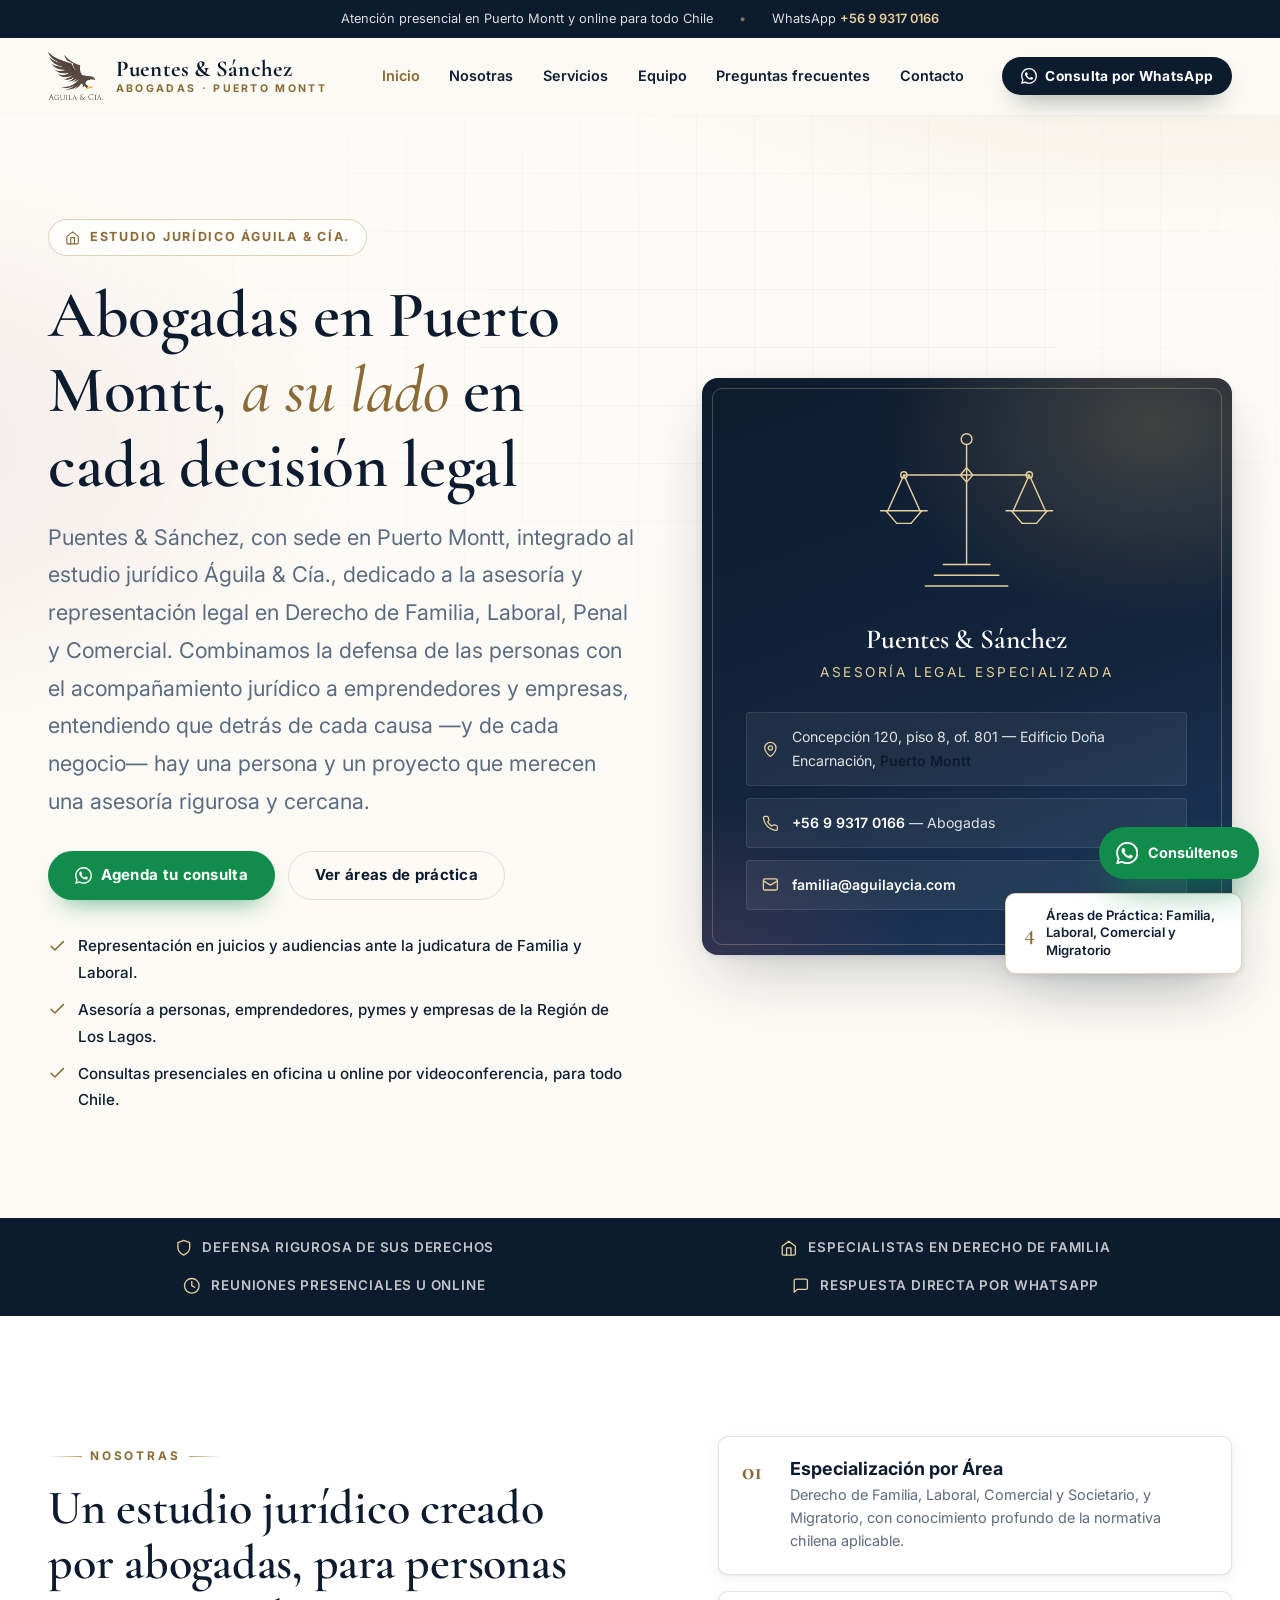
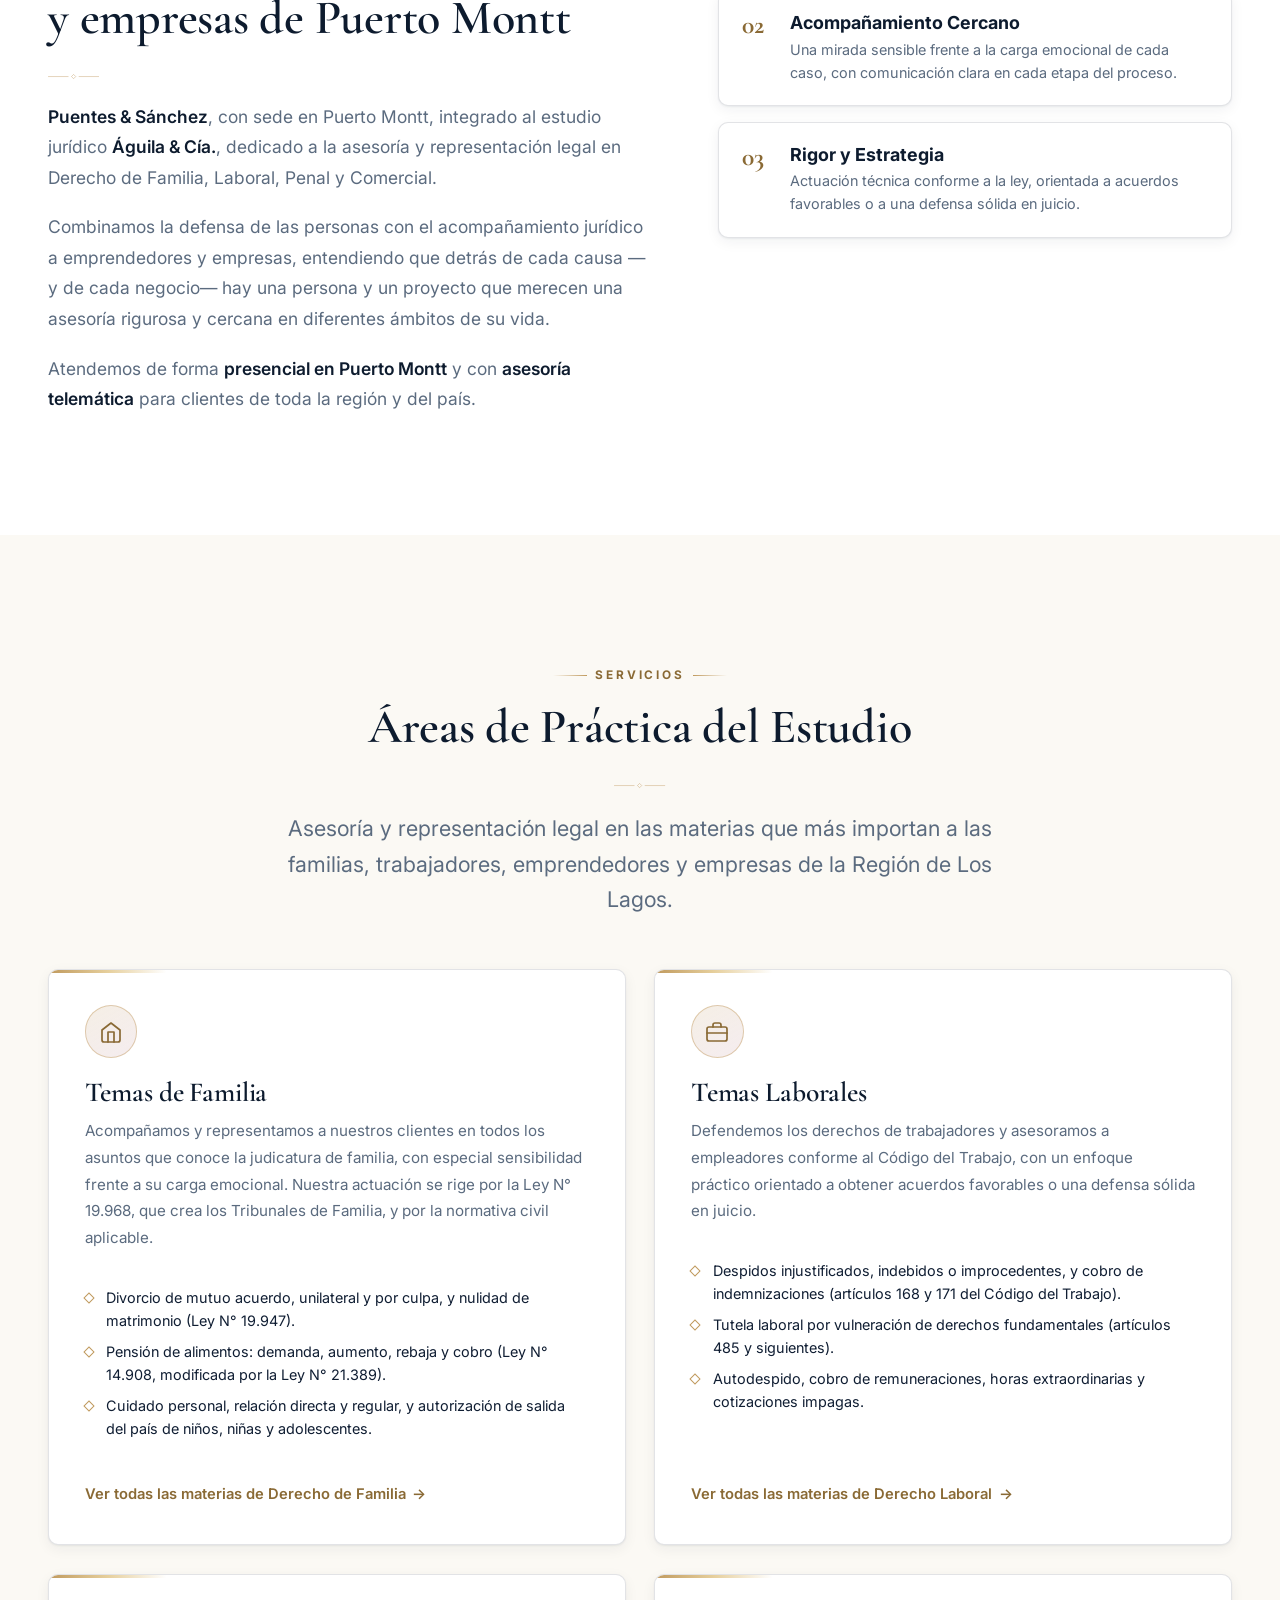
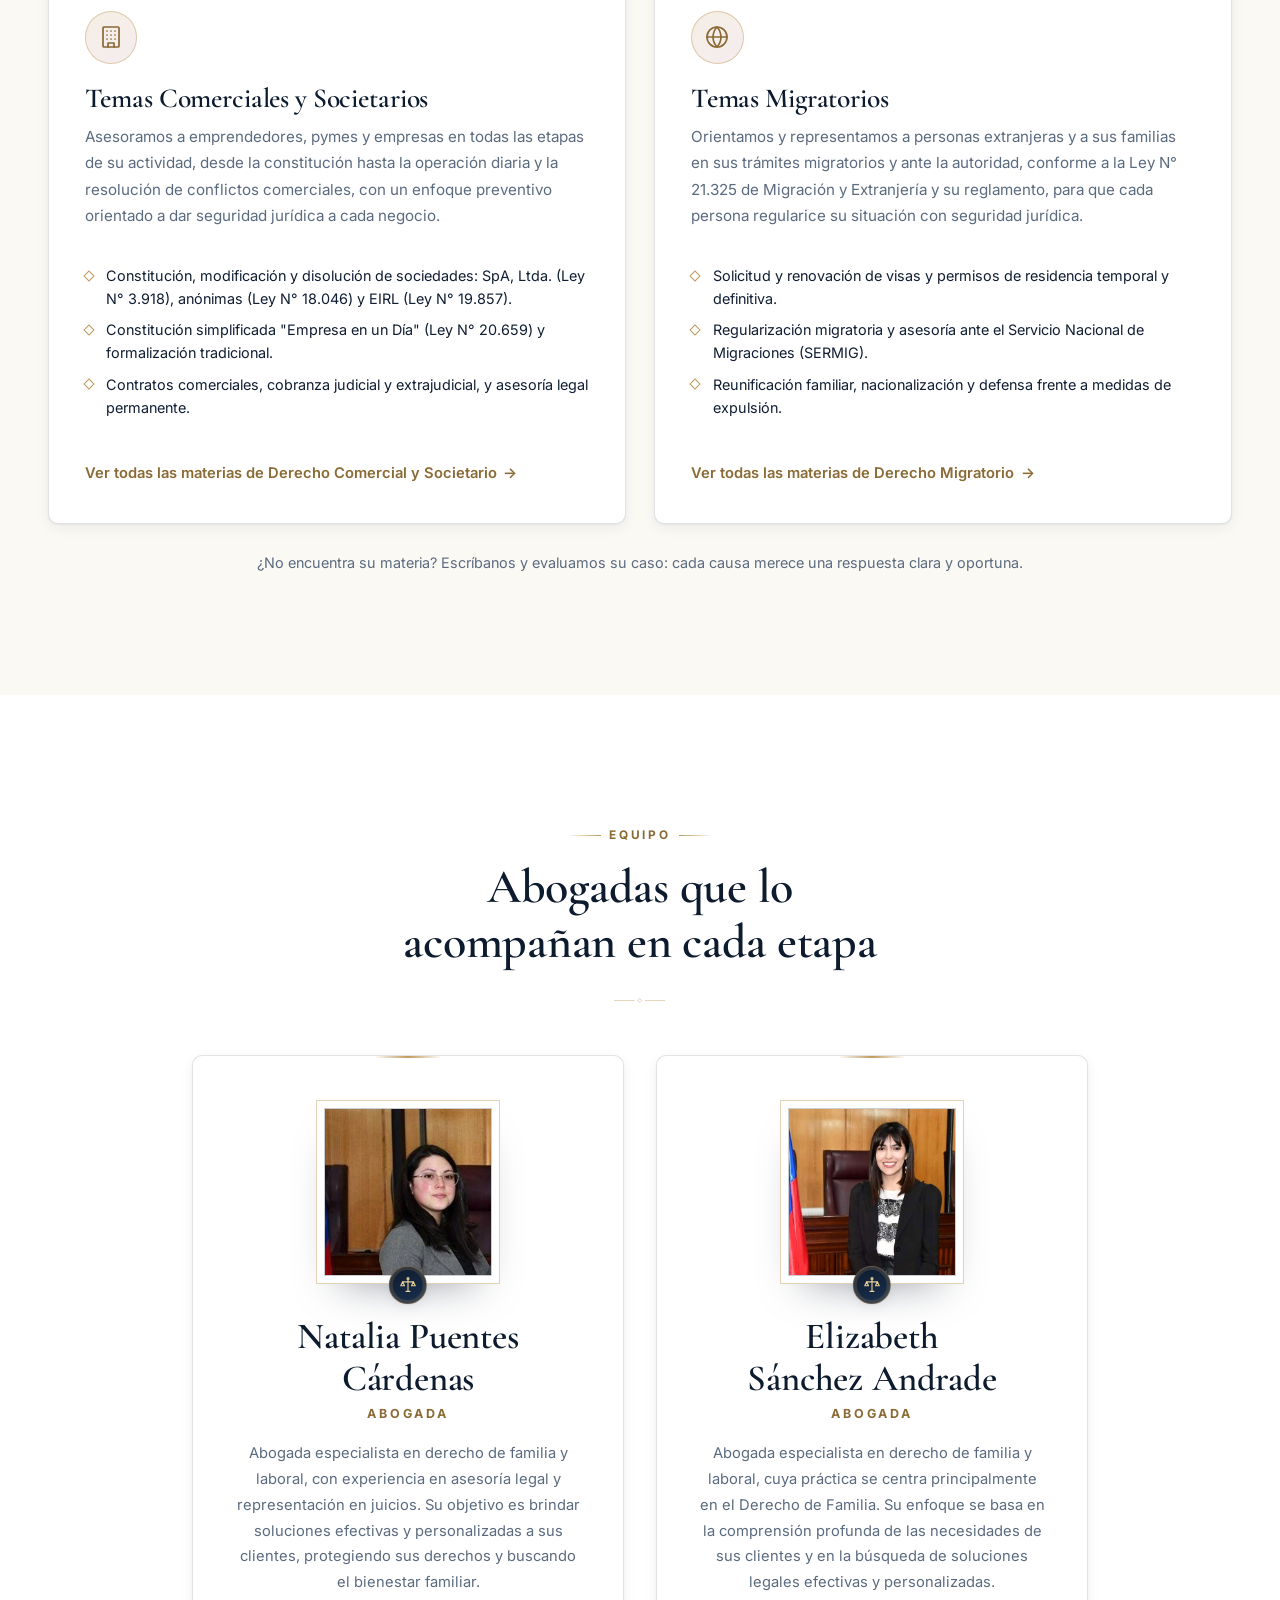
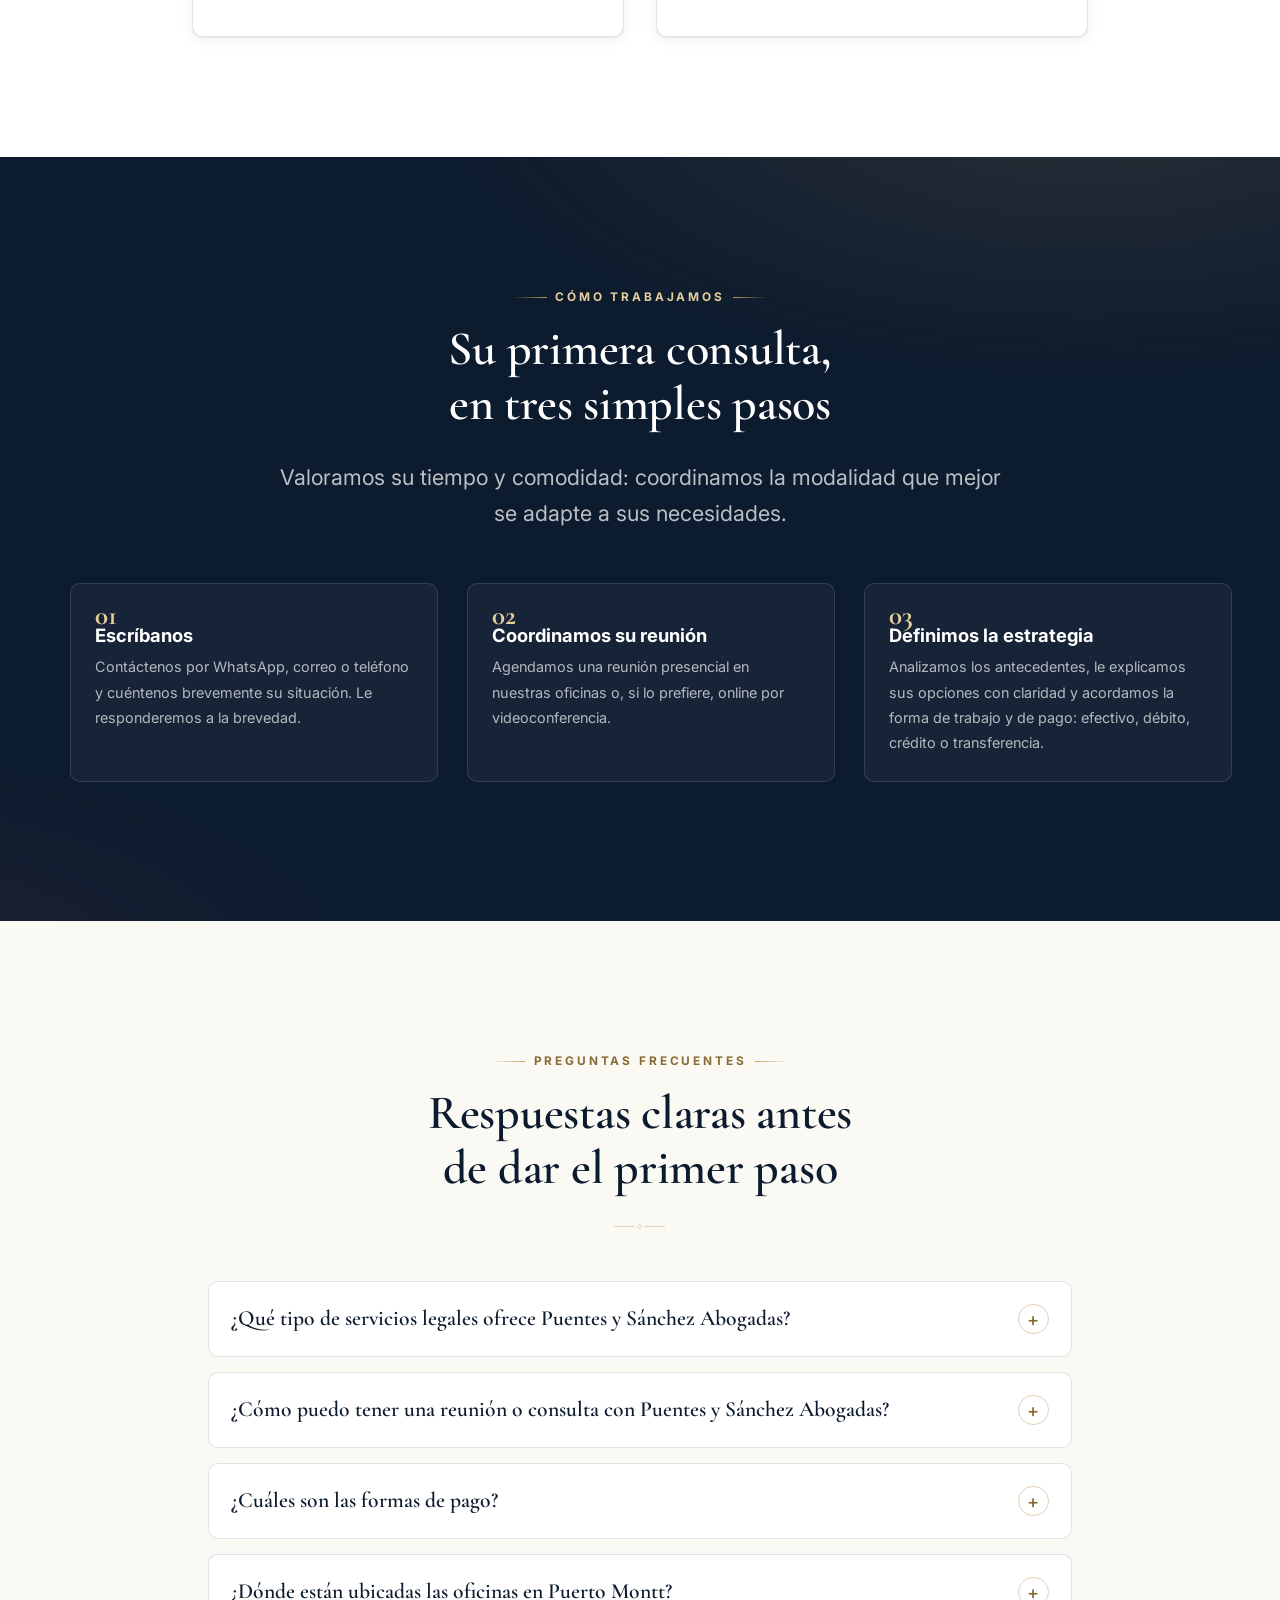
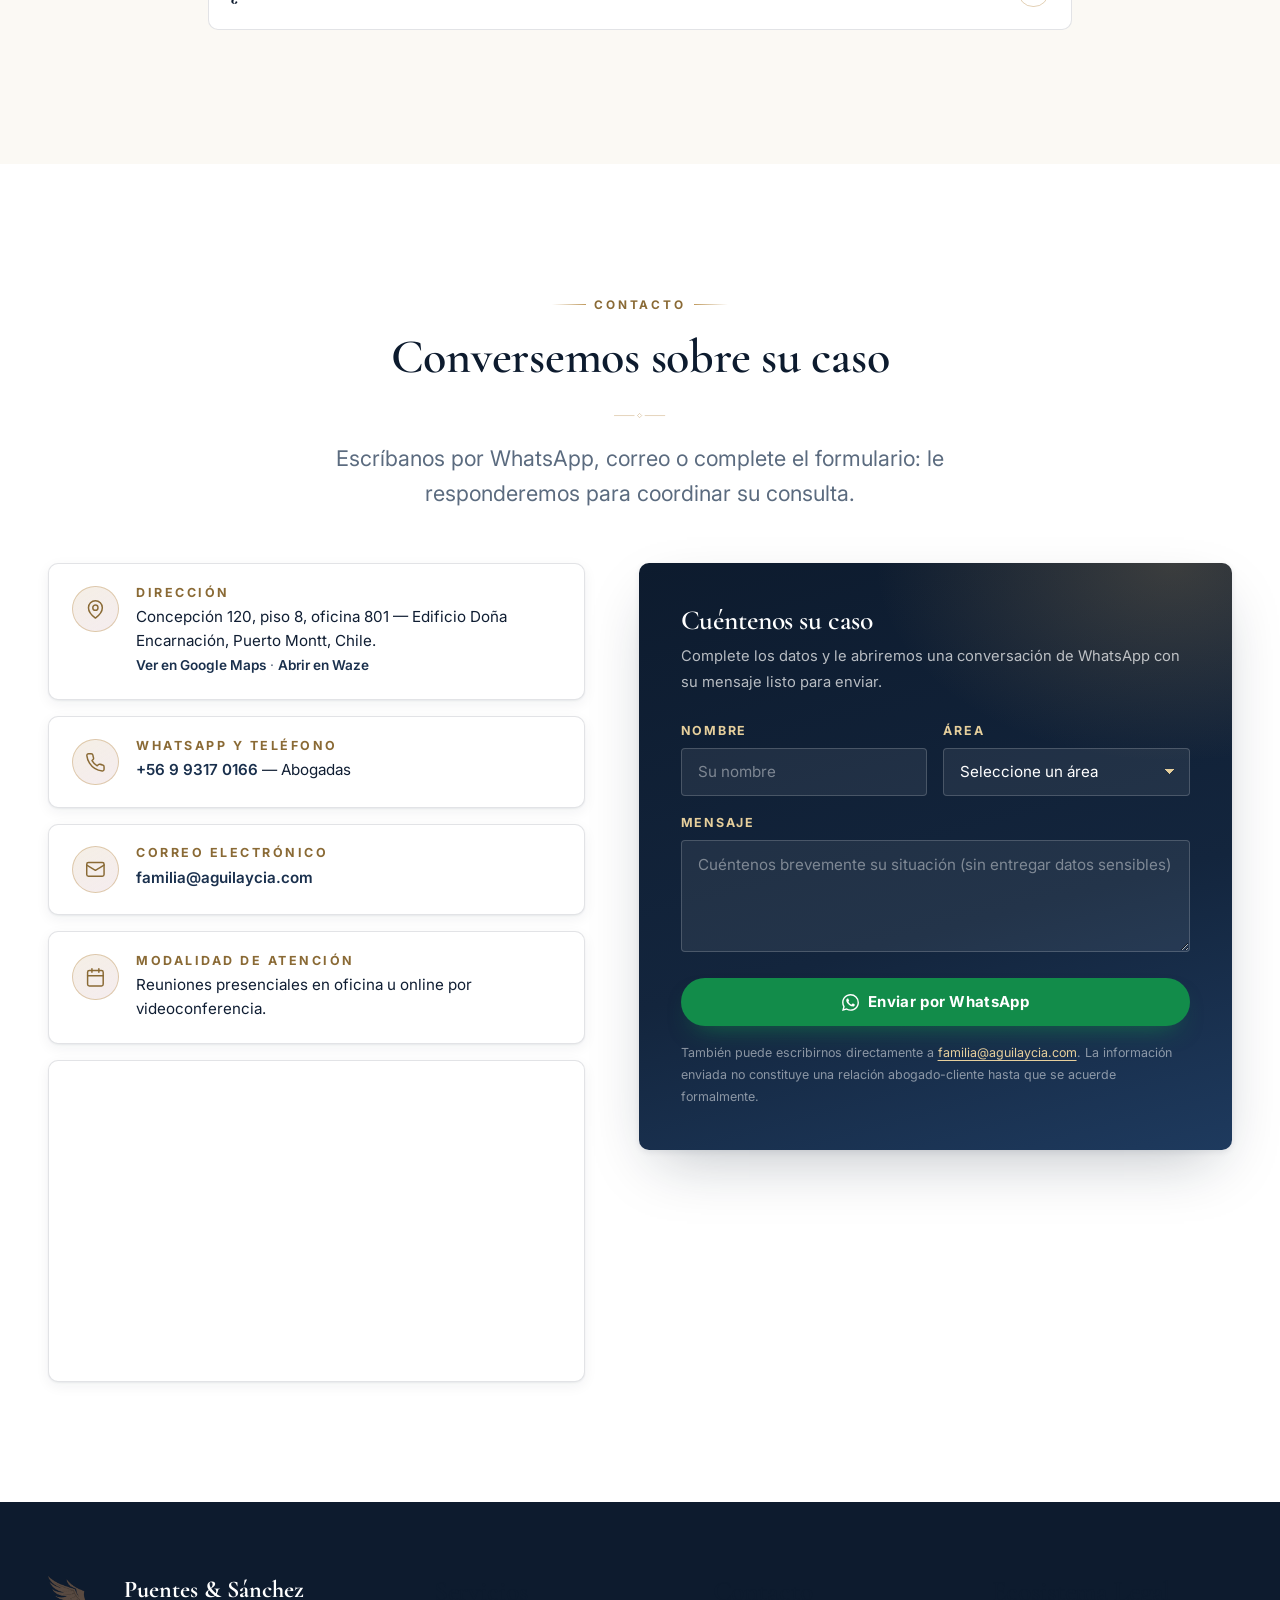
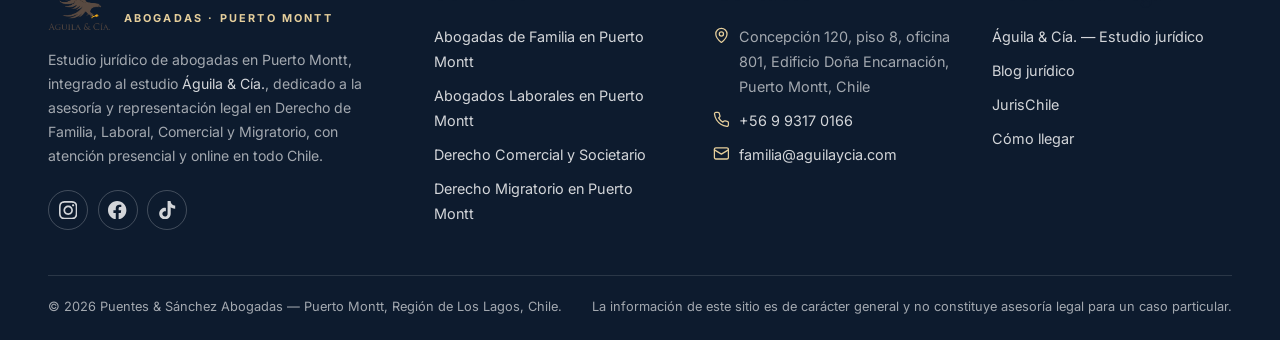
<file: index.html>
<!DOCTYPE html>
<html lang="es-CL">
<head>
  <meta charset="utf-8">
  <meta name="viewport" content="width=device-width, initial-scale=1">

  <!-- SEO principal -->
  <title>Abogado en Puerto Montt | Puentes &amp; Sánchez Abogadas</title>
  <meta name="description" content="Abogadas en Puerto Montt: derecho de familia, laboral, comercial y migratorio. Asesoría rigurosa y cercana, presencial u online. Agenda: +56 9 9317 0166.">
  <link rel="canonical" href="https://www.puentesysanchez.com/">
  <meta name="robots" content="index, follow, max-image-preview:large, max-snippet:-1, max-video-preview:-1">
  <meta name="author" content="Puentes &amp; Sánchez Abogadas">
  <meta name="theme-color" content="#0d1b2e">

  <!-- SEO local (Puerto Montt, Región de Los Lagos) -->
  <meta name="geo.region" content="CL-LL">
  <meta name="geo.placename" content="Puerto Montt">
  <meta name="geo.position" content="-41.4731676;-72.9458102">
  <meta name="ICBM" content="-41.4731676, -72.9458102">

  <!-- Idiomas -->
  <link rel="alternate" hreflang="es-cl" href="https://www.puentesysanchez.com/">
  <link rel="alternate" hreflang="x-default" href="https://www.puentesysanchez.com/">

  <!-- Open Graph -->
  <meta property="og:type" content="website">
  <meta property="og:site_name" content="Puentes &amp; Sánchez Abogadas">
  <meta property="og:locale" content="es_CL">
  <meta property="og:title" content="Abogado en Puerto Montt | Puentes &amp; Sánchez Abogadas">
  <meta property="og:description" content="Estudio jurídico de abogadas en Puerto Montt. Derecho de Familia, Laboral, Comercial y Migratorio. Atención presencial y online.">
  <meta property="og:url" content="https://www.puentesysanchez.com/">
  <meta property="og:image" content="https://www.puentesysanchez.com/assets/img/logo.png">
  <meta property="og:image:alt" content="Puentes &amp; Sánchez Abogadas — Estudio jurídico en Puerto Montt">

  <!-- Twitter Card -->
  <meta name="twitter:card" content="summary_large_image">
  <meta name="twitter:title" content="Abogado en Puerto Montt | Puentes &amp; Sánchez Abogadas">
  <meta name="twitter:description" content="Especialistas en derecho de familia, laboral, comercial y migratorio. Puerto Montt, Chile.">
  <meta name="twitter:image" content="https://www.puentesysanchez.com/assets/img/logo.png">
  <meta name="twitter:image:alt" content="Puentes &amp; Sánchez Abogadas — Estudio jurídico en Puerto Montt">
  <meta property="og:image:width" content="725">
  <meta property="og:image:height" content="635">

  <!-- Recursos -->
  <link rel="icon" type="image/svg+xml" href="assets/img/favicon.svg">
  <link rel="apple-touch-icon" href="assets/img/logo.png">
  <link rel="manifest" href="site.webmanifest">
  <link rel="preconnect" href="https://fonts.googleapis.com">
  <link rel="preconnect" href="https://fonts.gstatic.com" crossorigin>
  <link rel="preload" as="image" href="assets/img/logo.png" fetchpriority="high">
  <link rel="stylesheet" href="https://fonts.googleapis.com/css2?family=Cormorant+Garamond:ital,wght@0,500;0,600;0,700;1,500&amp;family=Inter:wght@400;500;600;700&amp;display=swap">
  <link rel="stylesheet" href="assets/css/estilos.css">

  <!-- Datos estructurados: estudio jurídico local + equipo + FAQ -->
  <script type="application/ld+json">
  {
    "@context": "https://schema.org",
    "@graph": [
      {
        "@type": ["LegalService", "Attorney"],
        "@id": "https://www.puentesysanchez.com/#estudio",
        "name": "Puentes & Sánchez Abogadas",
        "alternateName": "Puentes y Sánchez Abogadas — Estudio Jurídico Águila & Cía.",
        "url": "https://www.puentesysanchez.com/",
        "logo": "https://www.puentesysanchez.com/assets/img/logo.png",
        "image": "https://www.puentesysanchez.com/assets/img/logo.png",
        "description": "Estudio jurídico de abogadas en Puerto Montt especializado en derecho de familia, laboral, comercial y migratorio. Atención presencial y online para clientes de toda la región y del país.",
        "slogan": "Asesoría legal especializada",
        "telephone": "+56993170166",
        "email": "familia@aguilaycia.com",
        "priceRange": "$$",
        "currenciesAccepted": "CLP",
        "paymentAccepted": "Efectivo, tarjeta de débito, tarjeta de crédito, transferencia bancaria",
        "knowsLanguage": "es-CL",
        "address": {
          "@type": "PostalAddress",
          "streetAddress": "Concepción 120, Edificio Doña Encarnación, oficina 801, piso 8",
          "addressLocality": "Puerto Montt",
          "addressRegion": "Región de Los Lagos",
          "addressCountry": "CL"
        },
        "geo": {
          "@type": "GeoCoordinates",
          "latitude": -41.4731676,
          "longitude": -72.9458102
        },
        "areaServed": [
          { "@type": "City", "name": "Puerto Montt" },
          { "@type": "AdministrativeArea", "name": "Región de Los Lagos" },
          { "@type": "Country", "name": "Chile" }
        ],
        "sameAs": [
          "https://wa.me/56993170166",
          "https://www.aguilaycia.cl/",
          "https://www.aguilaycia.cl/blog",
          "https://www.jurischile.com/"
        ],
        "memberOf": {
          "@type": "Organization",
          "name": "Estudio Jurídico Águila & Cía.",
          "url": "https://www.aguilaycia.cl/"
        },
        "employee": [
          { "@id": "https://www.puentesysanchez.com/#natalia-puentes" },
          { "@id": "https://www.puentesysanchez.com/#elizabeth-sanchez" }
        ],
        "contactPoint": {
          "@type": "ContactPoint",
          "contactType": "customer service",
          "telephone": "+56993170166",
          "email": "familia@aguilaycia.com",
          "availableLanguage": ["es"]
        },
        "hasOfferCatalog": {
          "@type": "OfferCatalog",
          "name": "Áreas de práctica",
          "itemListElement": [
            { "@type": "Offer", "itemOffered": { "@type": "Service", "name": "Derecho de Familia", "url": "https://www.puentesysanchez.com/servicios/derecho-de-familia.html" } },
            { "@type": "Offer", "itemOffered": { "@type": "Service", "name": "Derecho Laboral", "url": "https://www.puentesysanchez.com/servicios/derecho-laboral.html" } },
            { "@type": "Offer", "itemOffered": { "@type": "Service", "name": "Derecho Comercial y Societario", "url": "https://www.puentesysanchez.com/servicios/derecho-comercial.html" } },
            { "@type": "Offer", "itemOffered": { "@type": "Service", "name": "Derecho Migratorio", "url": "https://www.puentesysanchez.com/servicios/derecho-migratorio.html" } }
          ]
        }
      },
      {
        "@type": "Person",
        "@id": "https://www.puentesysanchez.com/#natalia-puentes",
        "name": "Natalia Puentes Cárdenas",
        "jobTitle": "Abogada",
        "image": "https://www.puentesysanchez.com/assets/img/equipo/natalia-puentes.jpg",
        "knowsAbout": ["Derecho de Familia", "Derecho Laboral"],
        "worksFor": { "@id": "https://www.puentesysanchez.com/#estudio" },
        "description": "Abogada especialista en derecho de familia y laboral, con experiencia en asesoría legal y representación en juicios."
      },
      {
        "@type": "Person",
        "@id": "https://www.puentesysanchez.com/#elizabeth-sanchez",
        "name": "Elizabeth Sánchez Andrade",
        "jobTitle": "Abogada",
        "image": "https://www.puentesysanchez.com/assets/img/equipo/elizabeth-sanchez.jpg",
        "knowsAbout": ["Derecho de Familia", "Derecho Laboral"],
        "worksFor": { "@id": "https://www.puentesysanchez.com/#estudio" },
        "description": "Abogada especialista en derecho de familia y laboral, cuya práctica se centra principalmente en el Derecho de Familia."
      },
      {
        "@type": "WebSite",
        "@id": "https://www.puentesysanchez.com/#website",
        "url": "https://www.puentesysanchez.com/",
        "name": "Puentes & Sánchez Abogadas",
        "inLanguage": "es-CL",
        "publisher": { "@id": "https://www.puentesysanchez.com/#estudio" }
      },
      {
        "@type": "WebPage",
        "@id": "https://www.puentesysanchez.com/#webpage",
        "url": "https://www.puentesysanchez.com/",
        "name": "Abogado en Puerto Montt | Puentes & Sánchez Abogadas",
        "description": "Estudio jurídico de abogadas en Puerto Montt: derecho de familia, laboral, comercial y migratorio. Atención presencial y online.",
        "isPartOf": { "@id": "https://www.puentesysanchez.com/#website" },
        "about": { "@id": "https://www.puentesysanchez.com/#estudio" },
        "inLanguage": "es-CL"
      },
      {
        "@type": "FAQPage",
        "@id": "https://www.puentesysanchez.com/#faq",
        "mainEntity": [
          {
            "@type": "Question",
            "name": "¿Qué tipo de servicios legales ofrece Puentes y Sánchez Abogadas?",
            "acceptedAnswer": {
              "              @type": "Answer",
              "text": "En Puentes y Sánchez Abogadas ofrecemos una completa asesoría y representación legal: representación en juicios, comparecencia a todo tipo de audiencias y atención de consultas presenciales en nuestras oficinas o de manera online. Nos especializamos en Derecho de Familia, Civil y Laboral, además de asesoría comercial, societaria y migratoria."
            }
          },
          {
            "@type": "Question",
            "name": "¿Cómo puedo tener una reunión o consulta con Puentes y Sánchez Abogadas?",
            "acceptedAnswer": {
              "@type": "Answer",
              "text": "Ofrecemos flexibilidad para atender su consulta: puede agendar una reunión presencial en nuestras oficinas en Concepción 120, oficina 801, Puerto Montt, o coordinar una reunión online por videoconferencia. Contáctenos por WhatsApp al +56 9 9317 0166."
            }
          },
          {
            "@type": "Question",
            "name": "¿Cuáles son las formas de pago?",
            "acceptedAnswer": {
              "@type": "Answer",
              "text": "Ponemos a su disposición las siguientes formas de pago: efectivo, tarjeta de débito, tarjeta de crédito (Visa, Mastercard) y transferencias bancarias."
            }
          },
          {
            "@type": "Question",
            "name": "¿Dónde están ubicadas las oficinas en Puerto Montt?",
            "acceptedAnswer": {
              "@type": "Answer",
              "text": "Estamos ubicadas en calle Concepción 120, piso 8, oficina 801, Edificio Doña Encarnación, Puerto Montt, Chile, y atendemos también de forma online a clientes de toda la región y del país."
            }
          }
        ]
      }
    ]
  }
  </script>
</head>
<body>
  <a class="skip-link" href="#contenido">Saltar al contenido principal</a>

  <!-- Barra de aviso -->
  <div class="topbar" role="region" aria-label="Aviso de contacto">
    <div class="container topbar__inner">
      <span>Atención presencial en Puerto Montt y online para todo Chile</span>
      <span class="topbar__dot" aria-hidden="true">•</span>
      <span>WhatsApp <a href="https://wa.me/56993170166" rel="noopener" target="_blank">+56 9 9317 0166</a></span>
    </div>
  </div>

  <!-- Cabecera -->
  <header class="site-header">
    <div class="container header__inner">
      <a class="brand" href="index.html" aria-label="Puentes &amp; Sánchez Abogadas — Inicio">
        <img src="assets/img/logo-400.png" alt="Logo de Puentes &amp; Sánchez Abogadas, estudio jurídico en Puerto Montt" width="400" height="350" fetchpriority="high">
        <span class="brand__text">
          <span class="brand__name">Puentes &amp; Sánchez</span>
          <span class="brand__tag">Abogadas · Puerto Montt</span>
        </span>
      </a>
      <nav class="nav" id="menu-principal" aria-label="Navegación principal">
        <a href="#inicio">Inicio</a>
        <a href="#nosotros">Nosotras</a>
        <a href="#servicios">Servicios</a>
        <a href="#equipo">Equipo</a>
        <a href="#preguntas-frecuentes">Preguntas frecuentes</a>
        <a href="#contacto">Contacto</a>
      </nav>
      <div class="header__cta">
        <a class="btn btn--navy" href="https://wa.me/56993170166" rel="noopener" target="_blank">
          <svg viewBox="0 0 24 24" width="16" height="16" fill="currentColor" aria-hidden="true"><path d="M17.472 14.382c-.297-.149-1.758-.867-2.03-.967-.273-.099-.471-.148-.67.15-.197.297-.767.966-.94 1.164-.173.199-.347.223-.644.075-.297-.15-1.255-.463-2.39-1.475-.883-.788-1.48-1.761-1.653-2.059-.173-.297-.018-.458.13-.606.134-.133.298-.347.446-.52.149-.174.198-.298.298-.497.099-.198.05-.371-.025-.52-.075-.149-.669-1.612-.916-2.207-.242-.579-.487-.5-.669-.51-.173-.008-.371-.01-.57-.01-.198 0-.52.074-.792.372-.272.297-1.04 1.016-1.04 2.479 0 1.462 1.065 2.875 1.213 3.074.149.198 2.096 3.2 5.077 4.487.709.306 1.262.489 1.694.625.712.227 1.36.195 1.871.118.571-.085 1.758-.719 2.006-1.413.248-.694.248-1.289.173-1.413-.074-.124-.272-.198-.57-.347m-5.421 7.403h-.004a9.87 9.87 0 0 1-5.031-1.378l-.361-.214-3.741.982.998-3.648-.235-.374a9.86 9.86 0 0 1-1.51-5.26c.001-5.45 4.436-9.884 9.888-9.884 2.64 0 5.122 1.03 6.988 2.898a9.825 9.825 0 0 1 2.893 6.994c-.003 5.45-4.437 9.884-9.885 9.884m8.413-18.297A11.815 11.815 0 0 0 12.05 0C5.495 0 .16 5.335.157 11.892c0 2.096.547 4.142 1.588 5.945L.057 24l6.305-1.654a11.882 11.882 0 0 0 5.683 1.448h.005c6.554 0 11.89-5.335 11.893-11.893a11.821 11.821 0 0 0-3.48-8.413Z"/></svg>
          Consulta por WhatsApp
        </a>
      </div>
      <button class="nav-toggle" type="button" aria-expanded="false" aria-controls="menu-principal" aria-label="Abrir menú de navegación">
        <span class="nav-toggle__box" aria-hidden="true"><span></span><span></span><span></span></span>
      </button>
    </div>
  </header>

  <main id="contenido">
    <!-- HERO -->
    <section class="hero" id="inicio" aria-labelledby="titulo-principal">
      <div class="container hero__inner">
        <div data-reveal>
          <span class="hero__kicker">
            <svg viewBox="0 0 24 24" fill="none" stroke="currentColor" stroke-width="1.8" stroke-linecap="round" stroke-linejoin="round" aria-hidden="true"><path d="m3 10 9-7 9 7v10a2 2 0 0 1-2 2H5a2 2 0 0 1-2-2z"/><path d="M9 22V12h6v10"/></svg>
            Estudio Jurídico Águila &amp; Cía.
          </span>
          <h1 id="titulo-principal">Abogadas en Puerto Montt, <em>a su lado</em> en cada decisión legal</h1>
          <p class="hero__lead">
            Puentes &amp; Sánchez, con sede en Puerto Montt, integrado al estudio jurídico Águila &amp; Cía., dedicado a la asesoría y representación legal en Derecho de Familia, Laboral, Penal y Comercial. Combinamos la defensa de las personas con el acompañamiento jurídico a emprendedores y empresas, entendiendo que detrás de cada causa —y de cada negocio— hay una persona y un proyecto que merecen una asesoría rigurosa y cercana.
          </p>
          <div class="btn-row">
            <a class="btn btn--wa" href="https://wa.me/56993170166?text=Hola%2C%20quisiera%20agendar%20una%20consulta%20con%20Puentes%20%26%20S%C3%A1nchez%20Abogadas." rel="noopener" target="_blank">
              <svg viewBox="0 0 24 24" width="17" height="17" fill="currentColor" aria-hidden="true"><path d="M17.472 14.382c-.297-.149-1.758-.867-2.03-.967-.273-.099-.471-.148-.67.15-.197.297-.767.966-.94 1.164-.173.199-.347.223-.644.075-.297-.15-1.255-.463-2.39-1.475-.883-.788-1.48-1.761-1.653-2.059-.173-.297-.018-.458.13-.606.134-.133.298-.347.446-.52.149-.174.198-.298.298-.497.099-.198.05-.371-.025-.52-.075-.149-.669-1.612-.916-2.207-.242-.579-.487-.5-.669-.51-.173-.008-.371-.01-.57-.01-.198 0-.52.074-.792.372-.272.297-1.04 1.016-1.04 2.479 0 1.462 1.065 2.875 1.213 3.074.149.198 2.096 3.2 5.077 4.487.709.306 1.262.489 1.694.625.712.227 1.36.195 1.871.118.571-.085 1.758-.719 2.006-1.413.248-.694.248-1.289.173-1.413-.074-.124-.272-.198-.57-.347m-5.421 7.403h-.004a9.87 9.87 0 0 1-5.031-1.378l-.361-.214-3.741.982.998-3.648-.235-.374a9.86 9.86 0 0 1-1.51-5.26c.001-5.45 4.436-9.884 9.888-9.884 2.64 0 5.122 1.03 6.988 2.898a9.825 9.825 0 0 1 2.893 6.994c-.003 5.45-4.437 9.884-9.885 9.884m8.413-18.297A11.815 11.815 0 0 0 12.05 0C5.495 0 .16 5.335.157 11.892c0 2.096.547 4.142 1.588 5.945L.057 24l6.305-1.654a11.882 11.882 0 0 0 5.683 1.448h.005c6.554 0 11.89-5.335 11.893-11.893a11.821 11.821 0 0 0-3.48-8.413Z"/></svg>
              Agenda tu consulta
            </a>
            <a class="btn btn--ghost" href="#servicios">Ver áreas de práctica</a>
          </div>
          <ul class="hero__points">
            <li>
              <svg viewBox="0 0 24 24" fill="none" stroke="currentColor" stroke-width="2" stroke-linecap="round" stroke-linejoin="round" aria-hidden="true"><path d="M20 6 9 17l-5-5"/></svg>
              Representación en juicios y audiencias ante la judicatura de Familia y Laboral.
            </li>
            <li>
              <svg viewBox="0 0 24 24" fill="none" stroke="currentColor" stroke-width="2" stroke-linecap="round" stroke-linejoin="round" aria-hidden="true"><path d="M20 6 9 17l-5-5"/></svg>
              Asesoría a personas, emprendedores, pymes y empresas de la Región de Los Lagos.
            </li>
            <li>
              <svg viewBox="0 0 24 24" fill="none" stroke="currentColor" stroke-width="2" stroke-linecap="round" stroke-linejoin="round" aria-hidden="true"><path d="M20 6 9 17l-5-5"/></svg>
              Consultas presenciales en oficina u online por videoconferencia, para todo Chile.
            </li>
          </ul>
        </div>

        <div class="hero__visual" data-reveal style="--reveal-delay:.15s">
          <div class="hero__card">
            <svg class="hero__scales" viewBox="0 0 200 200" fill="none" stroke="currentColor" stroke-width="1.6" stroke-linecap="round" stroke-linejoin="round" role="img" aria-label="Símbolo de la balanza de la justicia">
              <circle cx="100" cy="18" r="6"/>
              <path d="M100 24v134"/>
              <path d="M30 58h140"/>
              <circle cx="30" cy="58" r="3.5"/>
              <circle cx="170" cy="58" r="3.5"/>
              <path d="M100 50l7 8-7 8-7-8z"/>
              <path d="M30 58 12 98M30 58l18 40"/>
              <path d="M4 98h52"/>
              <path d="M10 98l12 14M50 98l-12 14"/>
              <path d="M22 112h16"/>
              <path d="M170 58l-18 40M170 58l18 40"/>
              <path d="M144 98h52"/>
              <path d="M150 98l12 14M190 98l-12 14"/>
              <path d="M162 112h16"/>
              <path d="M74 158h52"/>
              <path d="M64 170h72"/>
              <path d="M54 182h92"/>
            </svg>
            <h2 class="hero__card-title">Puentes &amp; Sánchez</h2>
            <p class="hero__card-sub">Asesoría legal especializada</p>
            <ul class="hero__facts">
              <li>
                <svg viewBox="0 0 24 24" fill="none" stroke="currentColor" stroke-width="1.8" stroke-linecap="round" stroke-linejoin="round" aria-hidden="true"><path d="M20 10c0 6-8 12-8 12s-8-6-8-12a8 8 0 0 1 16 0z"/><circle cx="12" cy="10" r="3"/></svg>
                <span>Concepción 120, piso 8, of. 801 — Edificio Doña Encarnación, <strong>Puerto Montt</strong></span>
              </li>
              <li>
                <svg viewBox="0 0 24 24" fill="none" stroke="currentColor" stroke-width="1.8" stroke-linecap="round" stroke-linejoin="round" aria-hidden="true"><path d="M22 16.92v3a2 2 0 0 1-2.18 2 19.79 19.79 0 0 1-8.63-3.07 19.5 19.5 0 0 1-6-6 19.79 19.79 0 0 1-3.07-8.67A2 2 0 0 1 4.11 2h3a2 2 0 0 1 2 1.72c.127.96.361 1.903.7 2.81a2 2 0 0 1-.45 2.11L8.09 9.91a16 16 0 0 0 6 6l1.27-1.27a2 2 0 0 1 2.11-.45c.907.339 1.85.573 2.81.7A2 2 0 0 1 22 16.92z"/></svg>
                <span><a href="https://wa.me/56993170166" rel="noopener" target="_blank">+56 9 9317 0166</a> — Abogadas</span>
              </li>
              <li>
                <svg viewBox="0 0 24 24" fill="none" stroke="currentColor" stroke-width="1.8" stroke-linecap="round" stroke-linejoin="round" aria-hidden="true"><rect x="2" y="4" width="20" height="16" rx="2"/><path d="m22 7-10 6L2 7"/></svg>
                <span><a href="mailto:familia@aguilaycia.com">familia@aguilaycia.com</a></span>
              </li>
            </ul>
          </div>
          <p class="hero__badge">
            <strong>4</strong>
            <span>Áreas de Práctica: Familia, Laboral, Comercial y Migratorio</span>
          </p>
        </div>
      </div>
    </section>

    <!-- FRANJA DE CONFIANZA -->
    <div class="trust" role="presentation">
      <div class="container trust__inner">
        <span class="trust__item">
          <svg viewBox="0 0 24 24" fill="none" stroke="currentColor" stroke-width="1.8" stroke-linecap="round" stroke-linejoin="round" aria-hidden="true"><path d="M12 22s8-4 8-10V5l-8-3-8 3v7c0 6 8 10 8 10z"/></svg>
          Defensa rigurosa de sus derechos
        </span>
        <span class="trust__item">
          <svg viewBox="0 0 24 24" fill="none" stroke="currentColor" stroke-width="1.8" stroke-linecap="round" stroke-linejoin="round" aria-hidden="true"><path d="m3 10 9-7 9 7v10a2 2 0 0 1-2 2H5a2 2 0 0 1-2-2z"/><path d="M9 22V12h6v10"/></svg>
          Especialistas en Derecho de Familia
        </span>
        <span class="trust__item">
          <svg viewBox="0 0 24 24" fill="none" stroke="currentColor" stroke-width="1.8" stroke-linecap="round" stroke-linejoin="round" aria-hidden="true"><circle cx="12" cy="12" r="10"/><path d="M12 6v6l4 2"/></svg>
          Reuniones presenciales u online
        </span>
        <span class="trust__item">
          <svg viewBox="0 0 24 24" fill="none" stroke="currentColor" stroke-width="1.8" stroke-linecap="round" stroke-linejoin="round" aria-hidden="true"><path d="M21 15a2 2 0 0 1-2 2H7l-4 4V5a2 2 0 0 1 2-2h14a2 2 0 0 1 2 2z"/></svg>
          Respuesta directa por WhatsApp
        </span>
      </div>
    </div>

    <!-- NOSOTRAS -->
    <section class="section section--paper" id="nosotros" aria-labelledby="titulo-nosotros">
      <div class="container about__grid">
        <div class="about__body" data-reveal>
          <span class="eyebrow">Nosotras</span>
          <h2 id="titulo-nosotros">Un estudio jurídico creado por abogadas, para personas y empresas de Puerto Montt</h2>
          <svg class="ornament" viewBox="0 0 120 12" fill="none" stroke="currentColor" aria-hidden="true"><path d="M0 6h48M72 6h48"/><path d="M60 1l5 5-5 5-5-5z"/></svg>
          <p>
            <strong>Puentes &amp; Sánchez</strong>, con sede en Puerto Montt, integrado al estudio jurídico <strong>Águila &amp; Cía.</strong>, dedicado a la asesoría y representación legal en Derecho de Familia, Laboral, Penal y Comercial.
          </p>
          <p>
            Combinamos la defensa de las personas con el acompañamiento jurídico a emprendedores y empresas, entendiendo que detrás de cada causa —y de cada negocio— hay una persona y un proyecto que merecen una asesoría rigurosa y cercana en diferentes ámbitos de su vida.
          </p>
          <p>
            Atendemos de forma <strong>presencial en Puerto Montt</strong> y con <strong>asesoría telemática</strong> para clientes de toda la región y del país.
          </p>
        </div>
        <ol class="pillars" data-reveal style="--reveal-delay:.12s">
          <li>
            <h3>Especialización por Área</h3>
            <p>Derecho de Familia, Laboral, Comercial y Societario, y Migratorio, con conocimiento profundo de la normativa chilena aplicable.</p>
          </li>
          <li>
            <h3>Acompañamiento Cercano</h3>
            <p>Una mirada sensible frente a la carga emocional de cada caso, con comunicación clara en cada etapa del proceso.</p>
          </li>
          <li>
            <h3>Rigor y Estrategia</h3>
            <p>Actuación técnica conforme a la ley, orientada a acuerdos favorables o a una defensa sólida en juicio.</p>
          </li>
        </ol>
      </div>
    </section>

    <!-- SERVICIOS -->
    <section class="section" id="servicios" aria-labelledby="titulo-servicios">
      <div class="container">
        <div class="section-head section-head--center" data-reveal>
          <span class="eyebrow">Servicios</span>
          <h2 id="titulo-servicios">Áreas de Práctica del Estudio</h2>
          <svg class="ornament" viewBox="0 0 120 12" fill="none" stroke="currentColor" aria-hidden="true"><path d="M0 6h48M72 6h48"/><path d="M60 1l5 5-5 5-5-5z"/></svg>
          <p class="lead">Asesoría y representación legal en las materias que más importan a las familias, trabajadores, emprendedores y empresas de la Región de Los Lagos.</p>
        </div>

        <div class="services__grid">
          <article class="service-card" data-reveal>
            <span class="service-card__icon" aria-hidden="true">
              <svg viewBox="0 0 24 24" fill="none" stroke="currentColor" stroke-width="1.7" stroke-linecap="round" stroke-linejoin="round"><path d="m3 10 9-7 9 7v10a2 2 0 0 1-2 2H5a2 2 0 0 1-2-2z"/><path d="M9 22V12h6v10"/></svg>
            </span>
            <h3>Temas de Familia</h3>
            <p>Acompañamos y representamos a nuestros clientes en todos los asuntos que conoce la judicatura de familia, con especial sensibilidad frente a su carga emocional. Nuestra actuación se rige por la Ley N° 19.968, que crea los Tribunales de Familia, y por la normativa civil aplicable.</p>
            <ul class="service-card__matters">
              <li>Divorcio de mutuo acuerdo, unilateral y por culpa, y nulidad de matrimonio (Ley N° 19.947).</li>
              <li>Pensión de alimentos: demanda, aumento, rebaja y cobro (Ley N° 14.908, modificada por la Ley N° 21.389).</li>
              <li>Cuidado personal, relación directa y regular, y autorización de salida del país de niños, niñas y adolescentes.</li>
            </ul>
            <div class="service-card__foot">
              <a class="link-arrow" href="servicios/derecho-de-familia.html">Ver todas las materias de Derecho de Familia</a>
            </div>
          </article>

          <article class="service-card" data-reveal style="--reveal-delay:.08s">
            <span class="service-card__icon" aria-hidden="true">
              <svg viewBox="0 0 24 24" fill="none" stroke="currentColor" stroke-width="1.7" stroke-linecap="round" stroke-linejoin="round"><rect x="2" y="7" width="20" height="14" rx="2"/><path d="M16 7V5a2 2 0 0 0-2-2h-4a2 2 0 0 0-2 2v2"/><path d="M2 13h20"/></svg>
            </span>
            <h3>Temas Laborales</h3>
            <p>Defendemos los derechos de trabajadores y asesoramos a empleadores conforme al Código del Trabajo, con un enfoque práctico orientado a obtener acuerdos favorables o una defensa sólida en juicio.</p>
            <ul class="service-card__matters">
              <li>Despidos injustificados, indebidos o improcedentes, y cobro de indemnizaciones (artículos 168 y 171 del Código del Trabajo).</li>
              <li>Tutela laboral por vulneración de derechos fundamentales (artículos 485 y siguientes).</li>
              <li>Autodespido, cobro de remuneraciones, horas extraordinarias y cotizaciones impagas.</li>
            </ul>
            <div class="service-card__foot">
              <a class="link-arrow" href="servicios/derecho-laboral.html">Ver todas las materias de Derecho Laboral</a>
            </div>
          </article>

          <article class="service-card" data-reveal style="--reveal-delay:.16s">
            <span class="service-card__icon" aria-hidden="true">
              <svg viewBox="0 0 24 24" fill="none" stroke="currentColor" stroke-width="1.7" stroke-linecap="round" stroke-linejoin="round"><rect x="4" y="2" width="16" height="20" rx="1"/><path d="M9 22v-4h6v4"/><path d="M8 6h.01M12 6h.01M16 6h.01M8 10h.01M12 10h.01M16 10h.01M8 14h.01M12 14h.01M16 14h.01"/></svg>
            </span>
            <h3>Temas Comerciales y Societarios</h3>
            <p>Asesoramos a emprendedores, pymes y empresas en todas las etapas de su actividad, desde la constitución hasta la operación diaria y la resolución de conflictos comerciales, con un enfoque preventivo orientado a dar seguridad jurídica a cada negocio.</p>
            <ul class="service-card__matters">
              <li>Constitución, modificación y disolución de sociedades: SpA, Ltda. (Ley N° 3.918), anónimas (Ley N° 18.046) y EIRL (Ley N° 19.857).</li>
              <li>Constitución simplificada "Empresa en un Día" (Ley N° 20.659) y formalización tradicional.</li>
              <li>Contratos comerciales, cobranza judicial y extrajudicial, y asesoría legal permanente.</li>
            </ul>
            <div class="service-card__foot">
              <a class="link-arrow" href="servicios/derecho-comercial.html">Ver todas las materias de Derecho Comercial y Societario</a>
            </div>
          </article>

          <article class="service-card" data-reveal style="--reveal-delay:.24s">
            <span class="service-card__icon" aria-hidden="true">
              <svg viewBox="0 0 24 24" fill="none" stroke="currentColor" stroke-width="1.7" stroke-linecap="round" stroke-linejoin="round"><circle cx="12" cy="12" r="10"/><path d="M2 12h20"/><path d="M12 2a15.3 15.3 0 0 1 4 10 15.3 15.3 0 0 1-4 10 15.3 15.3 0 0 1-4-10 15.3 15.3 0 0 1 4-10z"/></svg>
            </span>
            <h3>Temas Migratorios</h3>
            <p>Orientamos y representamos a personas extranjeras y a sus familias en sus trámites migratorios y ante la autoridad, conforme a la Ley N° 21.325 de Migración y Extranjería y su reglamento, para que cada persona regularice su situación con seguridad jurídica.</p>
            <ul class="service-card__matters">
              <li>Solicitud y renovación de visas y permisos de residencia temporal y definitiva.</li>
              <li>Regularización migratoria y asesoría ante el Servicio Nacional de Migraciones (SERMIG).</li>
              <li>Reunificación familiar, nacionalización y defensa frente a medidas de expulsión.</li>
            </ul>
            <div class="service-card__foot">
              <a class="link-arrow" href="servicios/derecho-migratorio.html">Ver todas las materias de Derecho Migratorio</a>
            </div>
          </article>
        </div>

        <p class="services__note" data-reveal>¿No encuentra su materia? Escríbanos y evaluamos su caso: cada causa merece una respuesta clara y oportuna.</p>
      </div>
    </section>

    <!-- EQUIPO -->
    <section class="section section--paper" id="equipo" aria-labelledby="titulo-equipo">
      <div class="container">
        <div class="section-head section-head--center" data-reveal>
          <span class="eyebrow">Equipo</span>
          <h2 id="titulo-equipo">Abogadas que lo acompañan en cada etapa</h2>
          <svg class="ornament" viewBox="0 0 120 12" fill="none" stroke="currentColor" aria-hidden="true"><path d="M0 6h48M72 6h48"/><path d="M60 1l5 5-5 5-5-5z"/></svg>
        </div>
        <div class="team__grid">
          <article class="team-card" data-reveal>
            <div class="team-card__photo">
              <img src="assets/img/equipo/natalia-puentes.jpg" alt="Natalia Puentes Cárdenas, abogada especialista en Derecho de Familia y Laboral en Puerto Montt" width="480" height="480" loading="lazy">
              <span class="team-card__photo-seal" aria-hidden="true">
                <svg viewBox="0 0 24 24" fill="none" stroke="currentColor" stroke-width="1.5" stroke-linecap="round" stroke-linejoin="round"><circle cx="12" cy="3.2" r="1.3"/><path d="M12 4.5v15.5"/><path d="M5 7.5h14"/><path d="M5 7.5 2.6 12.6h4.8z"/><path d="M19 7.5l-2.4 5.1h4.8z"/><path d="M9.5 20h5"/></svg>
              </span>
            </div>
            <h3>Natalia Puentes Cárdenas</h3>
            <span class="team-card__role">Abogada</span>
            <p>Abogada especialista en derecho de familia y laboral, con experiencia en asesoría legal y representación en juicios. Su objetivo es brindar soluciones efectivas y personalizadas a sus clientes, protegiendo sus derechos y buscando el bienestar familiar.</p>
          </article>
          <article class="team-card" data-reveal style="--reveal-delay:.12s">
            <div class="team-card__photo">
              <img src="assets/img/equipo/elizabeth-sanchez.jpg" alt="Elizabeth Sánchez Andrade, abogada especialista en Derecho de Familia en Puerto Montt" width="480" height="480" loading="lazy">
              <span class="team-card__photo-seal" aria-hidden="true">
                <svg viewBox="0 0 24 24" fill="none" stroke="currentColor" stroke-width="1.5" stroke-linecap="round" stroke-linejoin="round"><circle cx="12" cy="3.2" r="1.3"/><path d="M12 4.5v15.5"/><path d="M5 7.5h14"/><path d="M5 7.5 2.6 12.6h4.8z"/><path d="M19 7.5l-2.4 5.1h4.8z"/><path d="M9.5 20h5"/></svg>
              </span>
            </div>
            <h3>Elizabeth Sánchez Andrade</h3>
            <span class="team-card__role">Abogada</span>
            <p>Abogada especialista en derecho de familia y laboral, cuya práctica se centra principalmente en el Derecho de Familia. Su enfoque se basa en la comprensión profunda de las necesidades de sus clientes y en la búsqueda de soluciones legales efectivas y personalizadas.</p>
          </article>
        </div>
      </div>
    </section>

    <!-- CÓMO TRABAJAMOS -->
    <section class="section section--navy" id="proceso" aria-labelledby="titulo-proceso">
      <div class="container">
        <div class="section-head section-head--center" data-reveal>
          <span class="eyebrow">Cómo trabajamos</span>
          <h2 id="titulo-proceso">Su primera consulta, en tres simples pasos</h2>
          <p class="lead">Valoramos su tiempo y comodidad: coordinamos la modalidad que mejor se adapte a sus necesidades.</p>
        </div>
        <ol class="steps">
          <li data-reveal>
            <h3>Escríbanos</h3>
            <p>Contáctenos por WhatsApp, correo o teléfono y cuéntenos brevemente su situación. Le responderemos a la brevedad.</p>
          </li>
          <li data-reveal style="--reveal-delay:.1s">
            <h3>Coordinamos su reunión</h3>
            <p>Agendamos una reunión presencial en nuestras oficinas o, si lo prefiere, online por videoconferencia.</p>
          </li>
          <li data-reveal style="--reveal-delay:.2s">
            <h3>Definimos la estrategia</h3>
            <p>Analizamos los antecedentes, le explicamos sus opciones con claridad y acordamos la forma de trabajo y de pago: efectivo, débito, crédito o transferencia.</p>
          </li>
        </ol>
      </div>
    </section>

    <!-- PREGUNTAS FRECUENTES -->
    <section class="section" id="preguntas-frecuentes" aria-labelledby="titulo-faq">
      <div class="container">
        <div class="section-head section-head--center" data-reveal>
          <span class="eyebrow">Preguntas frecuentes</span>
          <h2 id="titulo-faq">Respuestas claras antes de dar el primer paso</h2>
          <svg class="ornament" viewBox="0 0 120 12" fill="none" stroke="currentColor" aria-hidden="true"><path d="M0 6h48M72 6h48"/><path d="M60 1l5 5-5 5-5-5z"/></svg>
        </div>
        <div class="faq" data-reveal>
          <details name="faq">
            <summary>¿Qué tipo de servicios legales ofrece Puentes y Sánchez Abogadas?</summary>
            <div class="faq__body">
              <p>En <strong>Puentes y Sánchez Abogadas</strong> ofrecemos una completa asesoría y representación legal. Nuestros servicios incluyen la representación en juicios, la comparecencia a todo tipo de audiencias, y la atención de consultas tanto presenciales en nuestras oficinas como de manera online para su comodidad. Nos especializamos en Derecho de Familia, Civil y Laboral, y también asesoramos en materias comerciales, societarias y migratorias.</p>
            </div>
          </details>
          <details name="faq">
            <summary>¿Cómo puedo tener una reunión o consulta con Puentes y Sánchez Abogadas?</summary>
            <div class="faq__body">
              <p>En <strong>Puentes y Sánchez Abogadas</strong> valoramos su tiempo y comodidad. Por ello, ofrecemos flexibilidad en la forma de atender sus consultas y coordinar reuniones: puede agendar una reunión presencial en nuestras oficinas o, si lo prefiere, podemos coordinar una reunión de manera online a través de videoconferencia. <a href="https://wa.me/56993170166" rel="noopener" target="_blank">Contáctenos</a> para encontrar la modalidad que mejor se adapte a sus necesidades.</p>
            </div>
          </details>
          <details name="faq">
            <summary>¿Cuáles son las formas de pago?</summary>
            <div class="faq__body">
              <p>Entendemos la importancia de contar con opciones claras para el pago de los servicios legales. Por ello, en Puentes y Sánchez Abogadas ponemos a su disposición las siguientes formas de pago:</p>
              <ul>
                <li>Efectivo</li>
                <li>Tarjeta de Débito</li>
                <li>Tarjeta de Crédito (Visa, Mastercard)</li>
                <li>Transferencias</li>
              </ul>
              <p>Si requiere más detalles sobre alguna de estas modalidades, por favor consúltenos.</p>
            </div>
          </details>
          <details name="faq">
            <summary>¿Dónde están ubicadas las oficinas en Puerto Montt?</summary>
            <div class="faq__body">
              <p>Estamos ubicadas en calle <strong>Concepción 120, piso 8, oficina 801, Edificio Doña Encarnación, Puerto Montt</strong>. También atendemos de forma online a clientes de toda la región y del país.</p>
            </div>
          </details>
        </div>
      </div>
    </section>

    <!-- CONTACTO -->
    <section class="section section--paper" id="contacto" aria-labelledby="titulo-contacto">
      <div class="container">
        <div class="section-head section-head--center" data-reveal>
          <span class="eyebrow">Contacto</span>
          <h2 id="titulo-contacto">Conversemos sobre su caso</h2>
          <svg class="ornament" viewBox="0 0 120 12" fill="none" stroke="currentColor" aria-hidden="true"><path d="M0 6h48M72 6h48"/><path d="M60 1l5 5-5 5-5-5z"/></svg>
          <p class="lead">Escríbanos por WhatsApp, correo o complete el formulario: le responderemos para coordinar su consulta.</p>
        </div>

        <div class="contact__grid">
          <div>
            <div class="contact-cards" data-reveal>
              <div class="contact-card">
                <span class="contact-card__icon" aria-hidden="true">
                  <svg viewBox="0 0 24 24" fill="none" stroke="currentColor" stroke-width="1.7" stroke-linecap="round" stroke-linejoin="round"><path d="M20 10c0 6-8 12-8 12s-8-6-8-12a8 8 0 0 1 16 0z"/><circle cx="12" cy="10" r="3"/></svg>
                </span>
                <div>
                  <h3>Dirección</h3>
                  <address>
                    Concepción 120, piso 8, oficina 801 — Edificio Doña Encarnación, Puerto Montt, Chile.<br>
                    <span class="contact-card__meta"><a href="https://maps.google.com/?q=Concepci%C3%B3n+120%2C+Puerto+Montt%2C+Chile" rel="noopener" target="_blank">Ver en Google Maps</a> · <a href="https://waze.com/ul?p=Concepci%C3%B3n+120%2C+Puerto+Montt%2C+Chile&amp;ll=-41.4731676,-72.9458102&amp;navigate=yes" rel="noopener" target="_blank">Abrir en Waze</a></span>
                  </address>
                </div>
              </div>
              <div class="contact-card">
                <span class="contact-card__icon" aria-hidden="true">
                  <svg viewBox="0 0 24 24" fill="none" stroke="currentColor" stroke-width="1.7" stroke-linecap="round" stroke-linejoin="round"><path d="M22 16.92v3a2 2 0 0 1-2.18 2 19.79 19.79 0 0 1-8.63-3.07 19.5 19.5 0 0 1-6-6 19.79 19.79 0 0 1-3.07-8.67A2 2 0 0 1 4.11 2h3a2 2 0 0 1 2 1.72c.127.96.361 1.903.7 2.81a2 2 0 0 1-.45 2.11L8.09 9.91a16 16 0 0 0 6 6l1.27-1.27a2 2 0 0 1 2.11-.45c.907.339 1.85.573 2.81.7A2 2 0 0 1 22 16.92z"/></svg>
                </span>
                <div>
                  <h3>WhatsApp y Teléfono</h3>
                  <p><a href="https://wa.me/56993170166" rel="noopener" target="_blank">+56 9 9317 0166</a> — Abogadas</p>
                </div>
              </div>
              <div class="contact-card">
                <span class="contact-card__icon" aria-hidden="true">
                  <svg viewBox="0 0 24 24" fill="none" stroke="currentColor" stroke-width="1.7" stroke-linecap="round" stroke-linejoin="round"><rect x="2" y="4" width="20" height="16" rx="2"/><path d="m22 7-10 6L2 7"/></svg>
                </span>
                <div>
                  <h3>Correo Electrónico</h3>
                  <p><a href="mailto:familia@aguilaycia.com">familia@aguilaycia.com</a></p>
                </div>
              </div>
              <div class="contact-card">
                <span class="contact-card__icon" aria-hidden="true">
                  <svg viewBox="0 0 24 24" fill="none" stroke="currentColor" stroke-width="1.7" stroke-linecap="round" stroke-linejoin="round"><rect x="3" y="4" width="18" height="18" rx="2"/><path d="M16 2v4M8 2v4M3 10h18"/></svg>
                </span>
                <div>
                  <h3>Modalidad de Atención</h3>
                  <p>Reuniones presenciales en oficina u online por videoconferencia.</p>
                </div>
              </div>
            </div>
            <div class="map-frame" data-reveal>
              <iframe
                src="https://www.google.com/maps?q=Concepci%C3%B3n%20120%2C%20Puerto%20Montt%2C%20Chile&amp;z=16&amp;output=embed"
                title="Mapa de la oficina de Puentes &amp; Sánchez Abogadas en Concepción 120, Puerto Montt"
                loading="lazy"
                referrerpolicy="no-referrer-when-downgrade"
                allowfullscreen></iframe>
            </div>
          </div>

          <div class="form-panel" data-reveal style="--reveal-delay:.12s">
            <h3>Cuéntenos su caso</h3>
            <p>Complete los datos y le abriremos una conversación de WhatsApp con su mensaje listo para enviar.</p>
            <form class="form" data-wa-form data-wa-numero="56993170166">
              <div class="form__row">
                <div>
                  <label for="form-nombre">Nombre</label>
                  <input id="form-nombre" name="nombre" type="text" autocomplete="name" placeholder="Su nombre" required>
                </div>
                <div>
                  <label for="form-area">Área</label>
                  <select id="form-area" name="area">
                    <option value="">Seleccione un área</option>
                    <option value="Derecho de Familia">Derecho de Familia</option>
                    <option value="Derecho Laboral">Derecho Laboral</option>
                    <option value="Derecho Comercial y Societario">Derecho Comercial y Societario</option>
                    <option value="Derecho Migratorio">Derecho Migratorio</option>
                    <option value="Otra materia">Otra materia</option>
                  </select>
                </div>
              </div>
              <div>
                <label for="form-mensaje">Mensaje</label>
                <textarea id="form-mensaje" name="mensaje" placeholder="Cuéntenos brevemente su situación (sin entregar datos sensibles)"></textarea>
              </div>
              <button class="btn btn--wa" type="submit">
                <svg viewBox="0 0 24 24" width="17" height="17" fill="currentColor" aria-hidden="true"><path d="M17.472 14.382c-.297-.149-1.758-.867-2.03-.967-.273-.099-.471-.148-.67.15-.197.297-.767.966-.94 1.164-.173.199-.347.223-.644.075-.297-.15-1.255-.463-2.39-1.475-.883-.788-1.48-1.761-1.653-2.059-.173-.297-.018-.458.13-.606.134-.133.298-.347.446-.52.149-.174.198-.298.298-.497.099-.198.05-.371-.025-.52-.075-.149-.669-1.612-.916-2.207-.242-.579-.487-.5-.669-.51-.173-.008-.371-.01-.57-.01-.198 0-.52.074-.792.372-.272.297-1.04 1.016-1.04 2.479 0 1.462 1.065 2.875 1.213 3.074.149.198 2.096 3.2 5.077 4.487.709.306 1.262.489 1.694.625.712.227 1.36.195 1.871.118.571-.085 1.758-.719 2.006-1.413.248-.694.248-1.289.173-1.413-.074-.124-.272-.198-.57-.347m-5.421 7.403h-.004a9.87 9.87 0 0 1-5.031-1.378l-.361-.214-3.741.982.998-3.648-.235-.374a9.86 9.86 0 0 1-1.51-5.26c.001-5.45 4.436-9.884 9.888-9.884 2.64 0 5.122 1.03 6.988 2.898a9.825 9.825 0 0 1 2.893 6.994c-.003 5.45-4.437 9.884-9.885 9.884m8.413-18.297A11.815 11.815 0 0 0 12.05 0C5.495 0 .16 5.335.157 11.892c0 2.096.547 4.142 1.588 5.945L.057 24l6.305-1.654a11.882 11.882 0 0 0 5.683 1.448h.005c6.554 0 11.89-5.335 11.893-11.893a11.821 11.821 0 0 0-3.48-8.413Z"/></svg>
                Enviar por WhatsApp
              </button>
              <p class="form__hint">También puede escribirnos directamente a <a href="mailto:familia@aguilaycia.com">familia@aguilaycia.com</a>. La información enviada no constituye una relación abogado-cliente hasta que se acuerde formalmente.</p>
            </form>
          </div>
        </div>
      </div>
    </section>
  </main>

  <!-- PIE DE PÁGINA -->
  <footer class="site-footer">
    <div class="container">
      <div class="footer__grid">
        <div>
          <div class="footer__brand">
            <img src="assets/img/logo-400.png" alt="" width="400" height="350" loading="lazy">
            <span>
              <span class="footer__brand-name">Puentes &amp; Sánchez</span><br>
              <span class="footer__brand-tag">Abogadas · Puerto Montt</span>
            </span>
          </div>
          <p class="footer__about">Estudio jurídico de abogadas en Puerto Montt, integrado al estudio <a href="https://www.aguilaycia.cl/" rel="noopener" target="_blank">Águila &amp; Cía.</a>, dedicado a la asesoría y representación legal en Derecho de Familia, Laboral, Comercial y Migratorio, con atención presencial y online en todo Chile.</p>
          <div class="footer__social">
            <a class="social-btn" href="#" data-social="instagram" aria-label="Instagram de Puentes &amp; Sánchez Abogadas">
              <svg viewBox="0 0 24 24" fill="currentColor" aria-hidden="true"><path d="M12 0C8.74 0 8.333.015 7.053.072 5.775.132 4.905.333 4.14.63c-.789.306-1.459.717-2.126 1.384S.935 3.35.63 4.14C.333 4.905.131 5.775.072 7.053.012 8.333 0 8.74 0 12s.015 3.667.072 4.947c.06 1.277.261 2.148.558 2.913.306.788.717 1.459 1.384 2.126.667.666 1.336 1.079 2.126 1.384.766.296 1.636.499 2.913.558C8.333 23.988 8.74 24 12 24s3.667-.015 4.947-.072c1.277-.06 2.148-.262 2.913-.558.788-.306 1.459-.718 2.126-1.384.666-.667 1.079-1.335 1.384-2.126.296-.765.499-1.636.558-2.913.06-1.28.072-1.687.072-4.947s-.015-3.667-.072-4.947c-.06-1.277-.262-2.149-.558-2.913-.306-.789-.718-1.459-1.384-2.126C21.319 1.347 20.651.935 19.86.63c-.765-.297-1.636-.499-2.913-.558C15.667.012 15.26 0 12 0zm0 2.16c3.203 0 3.585.016 4.85.071 1.17.055 1.805.249 2.227.415.562.217.96.477 1.382.896.419.42.679.819.896 1.381.164.422.36 1.057.413 2.227.057 1.266.07 1.646.07 4.85s-.015 3.585-.074 4.85c-.061 1.17-.256 1.805-.421 2.227-.224.562-.479.96-.899 1.382-.419.419-.824.679-1.38.896-.42.164-1.065.36-2.235.413-1.274.057-1.649.07-4.859.07-3.211 0-3.586-.015-4.859-.074-1.171-.061-1.816-.256-2.236-.421-.569-.224-.96-.479-1.379-.899-.421-.419-.69-.824-.9-1.38-.165-.42-.359-1.065-.42-2.235-.045-1.26-.061-1.649-.061-4.844 0-3.196.016-3.586.061-4.861.061-1.17.255-1.814.42-2.234.21-.57.479-.96.9-1.381.419-.419.81-.689 1.379-.898.42-.166 1.051-.361 2.221-.421 1.275-.045 1.65-.06 4.859-.06l.045.03zm0 3.678c-3.405 0-6.162 2.76-6.162 6.162 0 3.405 2.76 6.162 6.162 6.162 3.405 0 6.162-2.76 6.162-6.162 0-3.405-2.76-6.162-6.162-6.162zM12 16c-2.21 0-4-1.79-4-4s1.79-4 4-4 4 1.79 4 4-1.79 4-4 4zm7.846-10.405c0 .795-.646 1.44-1.44 1.44-.795 0-1.44-.646-1.44-1.44 0-.794.646-1.439 1.44-1.439.793-.001 1.44.645 1.44 1.439z"/></svg>
            </a>
            <a class="social-btn" href="#" data-social="facebook" aria-label="Facebook de Puentes &amp; Sánchez Abogadas">
              <svg viewBox="0 0 24 24" fill="currentColor" aria-hidden="true"><path d="M24 12.073c0-6.627-5.373-12-12-12s-12 5.373-12 12c0 5.99 4.388 10.954 10.125 11.854v-8.385H7.078v-3.47h3.047V9.43c0-3.007 1.792-4.669 4.533-4.669 1.312 0 2.686.235 2.686.235v2.953H15.83c-1.491 0-1.956.925-1.956 1.874v2.25h3.328l-.532 3.47h-2.796v8.385C19.612 23.027 24 18.062 24 12.073z"/></svg>
            </a>
            <a class="social-btn" href="#" data-social="tiktok" aria-label="TikTok de Puentes &amp; Sánchez Abogadas">
              <svg viewBox="0 0 24 24" fill="currentColor" aria-hidden="true"><path d="M12.525.02c1.31-.02 2.61-.01 3.91-.02.08 1.53.63 3.09 1.75 4.17 1.12 1.11 2.7 1.62 4.24 1.79v4.03c-1.44-.05-2.89-.35-4.2-.97-.57-.26-1.1-.59-1.62-.93-.01 2.92.01 5.84-.02 8.75-.08 1.4-.54 2.79-1.35 3.94-1.31 1.92-3.58 3.17-5.91 3.21-1.43.08-2.86-.31-4.08-1.03-2.02-1.19-3.44-3.37-3.65-5.71-.02-.5-.03-1-.01-1.49.18-1.9 1.12-3.72 2.58-4.96 1.66-1.44 3.98-2.13 6.15-1.72.02 1.48-.04 2.96-.04 4.44-.99-.32-2.15-.23-3.02.37-.63.41-1.11 1.04-1.36 1.75-.21.51-.15 1.07-.14 1.61.24 1.64 1.82 3.02 3.5 2.87 1.12-.01 2.19-.66 2.77-1.61.19-.33.4-.67.41-1.06.1-1.79.06-3.57.07-5.36.01-4.03-.01-8.05.02-12.07z"/></svg>
            </a>
          </div>
        </div>
        <div>
          <h3>Servicios</h3>
          <ul class="footer__list">
            <li><a href="servicios/derecho-de-familia.html">Abogadas de Familia en Puerto Montt</a></li>
            <li><a href="servicios/derecho-laboral.html">Abogados Laborales en Puerto Montt</a></li>
            <li><a href="servicios/derecho-comercial.html">Derecho Comercial y Societario</a></li>
            <li><a href="servicios/derecho-migratorio.html">Derecho Migratorio en Puerto Montt</a></li>
          </ul>
        </div>
        <div>
          <h3>Contacto</h3>
          <ul class="footer__list footer__contact">
            <li>
              <svg viewBox="0 0 24 24" fill="none" stroke="currentColor" stroke-width="1.8" stroke-linecap="round" stroke-linejoin="round" aria-hidden="true"><path d="M20 10c0 6-8 12-8 12s-8-6-8-12a8 8 0 0 1 16 0z"/><circle cx="12" cy="10" r="3"/></svg>
              <address>Concepción 120, piso 8, oficina 801, Edificio Doña Encarnación, Puerto Montt, Chile</address>
            </li>
            <li>
              <svg viewBox="0 0 24 24" fill="none" stroke="currentColor" stroke-width="1.8" stroke-linecap="round" stroke-linejoin="round" aria-hidden="true"><path d="M22 16.92v3a2 2 0 0 1-2.18 2 19.79 19.79 0 0 1-8.63-3.07 19.5 19.5 0 0 1-6-6 19.79 19.79 0 0 1-3.07-8.67A2 2 0 0 1 4.11 2h3a2 2 0 0 1 2 1.72c.127.96.361 1.903.7 2.81a2 2 0 0 1-.45 2.11L8.09 9.91a16 16 0 0 0 6 6l1.27-1.27a2 2 0 0 1 2.11-.45c.907.339 1.85.573 2.81.7A2 2 0 0 1 22 16.92z"/></svg>
              <a href="https://wa.me/56993170166" rel="noopener" target="_blank">+56 9 9317 0166</a>
            </li>
            <li>
              <svg viewBox="0 0 24 24" fill="none" stroke="currentColor" stroke-width="1.8" stroke-linecap="round" stroke-linejoin="round" aria-hidden="true"><rect x="2" y="4" width="20" height="16" rx="2"/><path d="m22 7-10 6L2 7"/></svg>
              <a href="mailto:familia@aguilaycia.com">familia@aguilaycia.com</a>
            </li>
          </ul>
        </div>
        <div>
          <h3>Ecosistema Legal</h3>
          <ul class="footer__list">
            <li><a href="https://www.aguilaycia.cl/" rel="noopener" target="_blank">Águila &amp; Cía. — Estudio jurídico</a></li>
            <li><a href="https://www.aguilaycia.cl/blog" rel="noopener" target="_blank">Blog jurídico</a></li>
            <li><a href="https://www.jurischile.com/" rel="noopener" target="_blank">JurisChile</a></li>
            <li><a href="https://www.google.com/maps?q=Concepci%C3%B3n+120%2C+Puerto+Montt%2C+Chile" rel="noopener" target="_blank">Cómo llegar</a></li>
          </ul>
        </div>
      </div>
      <div class="footer__bottom">
        <p>© <span data-year>2026</span> Puentes &amp; Sánchez Abogadas — Puerto Montt, Región de Los Lagos, Chile.</p>
        <p class="footer__legal">
          <span>La información de este sitio es de carácter general y no constituye asesoría legal para un caso particular.</span>
        </p>
      </div>
    </div>
  </footer>

  <!-- Acciones flotantes -->
  <a class="wa-float" href="https://wa.me/56993170166?text=Hola%2C%20quisiera%20una%20consulta%20con%20Puentes%20%26%20S%C3%A1nchez%20Abogadas." rel="noopener" target="_blank" aria-label="Escribir por WhatsApp a Puentes &amp; Sánchez Abogadas">
    <svg viewBox="0 0 24 24" fill="currentColor" aria-hidden="true"><path d="M17.472 14.382c-.297-.149-1.758-.867-2.03-.967-.273-.099-.471-.148-.67.15-.197.297-.767.966-.94 1.164-.173.199-.347.223-.644.075-.297-.15-1.255-.463-2.39-1.475-.883-.788-1.48-1.761-1.653-2.059-.173-.297-.018-.458.13-.606.134-.133.298-.347.446-.52.149-.174.198-.298.298-.497.099-.198.05-.371-.025-.52-.075-.149-.669-1.612-.916-2.207-.242-.579-.487-.5-.669-.51-.173-.008-.371-.01-.57-.01-.198 0-.52.074-.792.372-.272.297-1.04 1.016-1.04 2.479 0 1.462 1.065 2.875 1.213 3.074.149.198 2.096 3.2 5.077 4.487.709.306 1.262.489 1.694.625.712.227 1.36.195 1.871.118.571-.085 1.758-.719 2.006-1.413.248-.694.248-1.289.173-1.413-.074-.124-.272-.198-.57-.347m-5.421 7.403h-.004a9.87 9.87 0 0 1-5.031-1.378l-.361-.214-3.741.982.998-3.648-.235-.374a9.86 9.86 0 0 1-1.51-5.26c.001-5.45 4.436-9.884 9.888-9.884 2.64 0 5.122 1.03 6.988 2.898a9.825 9.825 0 0 1 2.893 6.994c-.003 5.45-4.437 9.884-9.885 9.884m8.413-18.297A11.815 11.815 0 0 0 12.05 0C5.495 0 .16 5.335.157 11.892c0 2.096.547 4.142 1.588 5.945L.057 24l6.305-1.654a11.882 11.882 0 0 0 5.683 1.448h.005c6.554 0 11.89-5.335 11.893-11.893a11.821 11.821 0 0 0-3.48-8.413Z"/></svg>
    <span>Consúltenos</span>
  </a>
  <button class="to-top" type="button" aria-label="Volver arriba">
    <svg viewBox="0 0 24 24" fill="none" stroke="currentColor" stroke-width="2" stroke-linecap="round" stroke-linejoin="round" aria-hidden="true"><path d="m18 15-6-6-6 6"/></svg>
  </button>

  <script src="assets/js/main.js" defer></script>
</body>
</html>
</file>
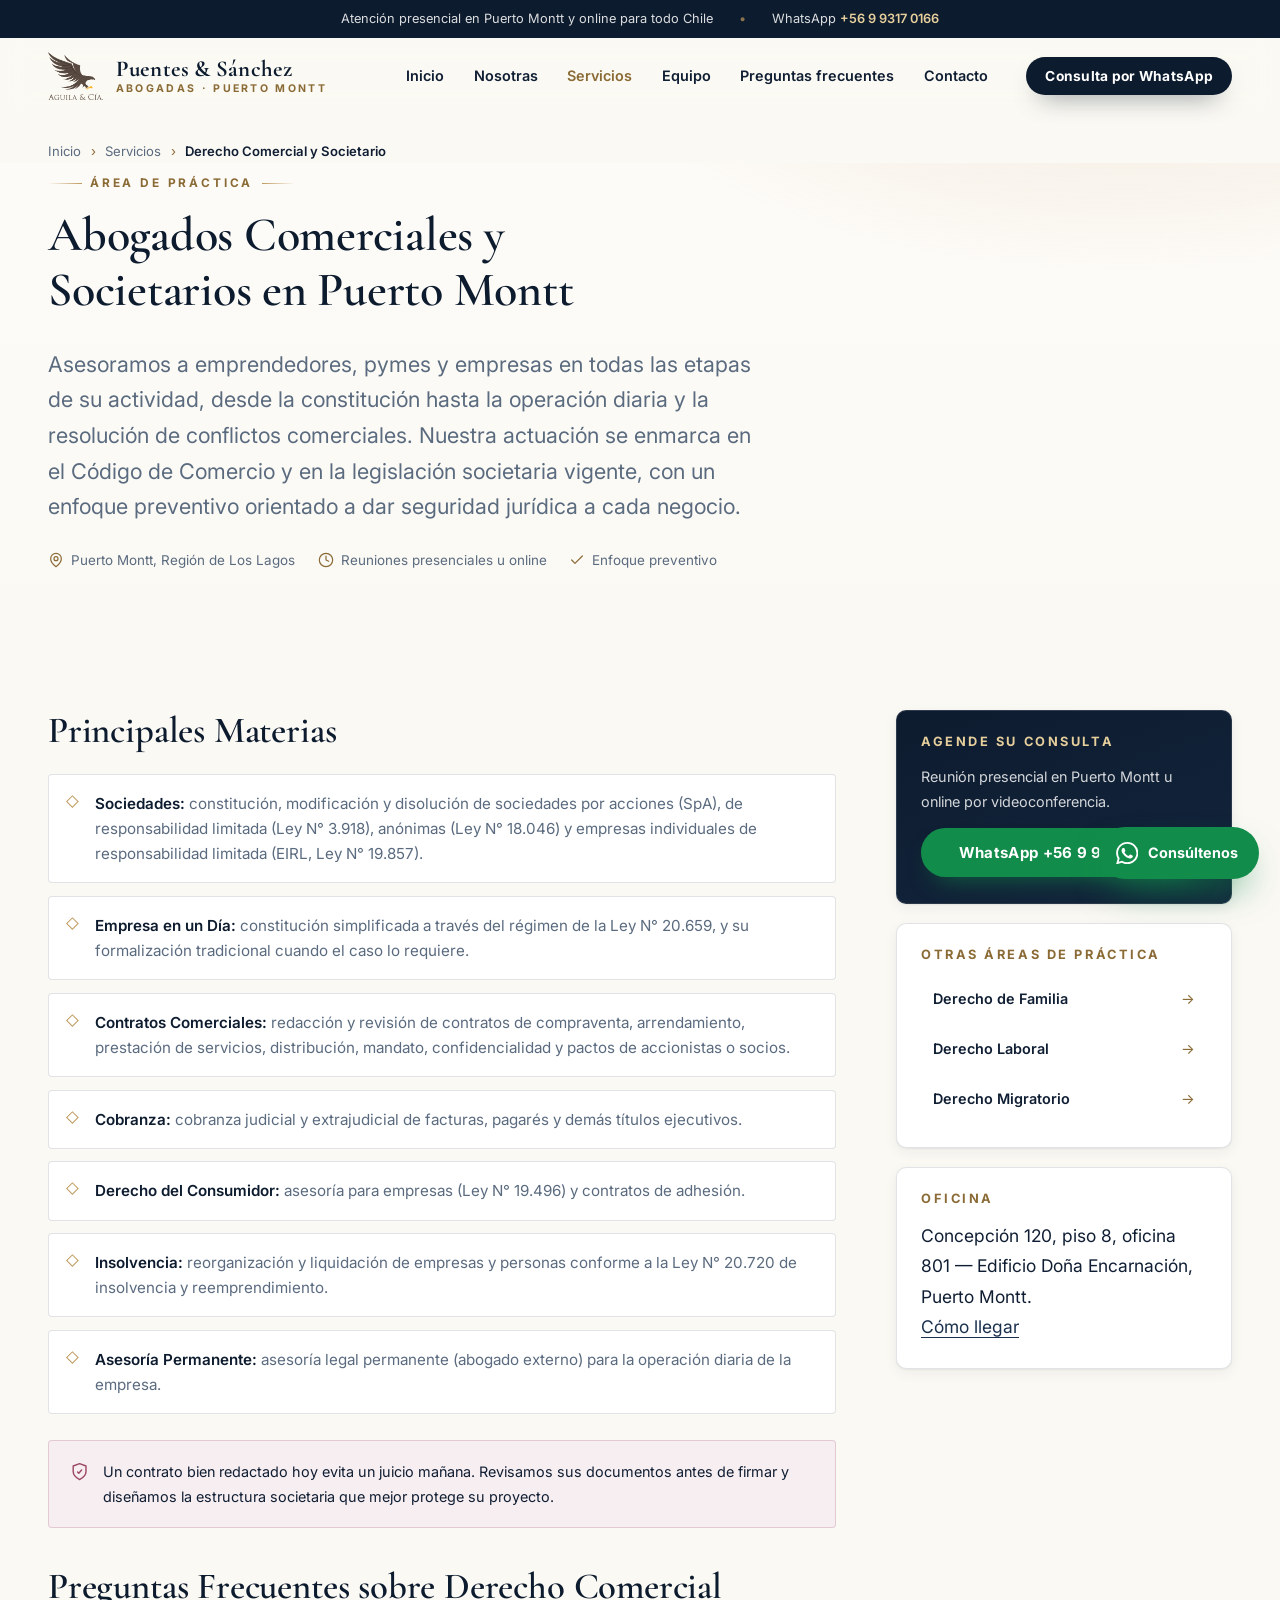
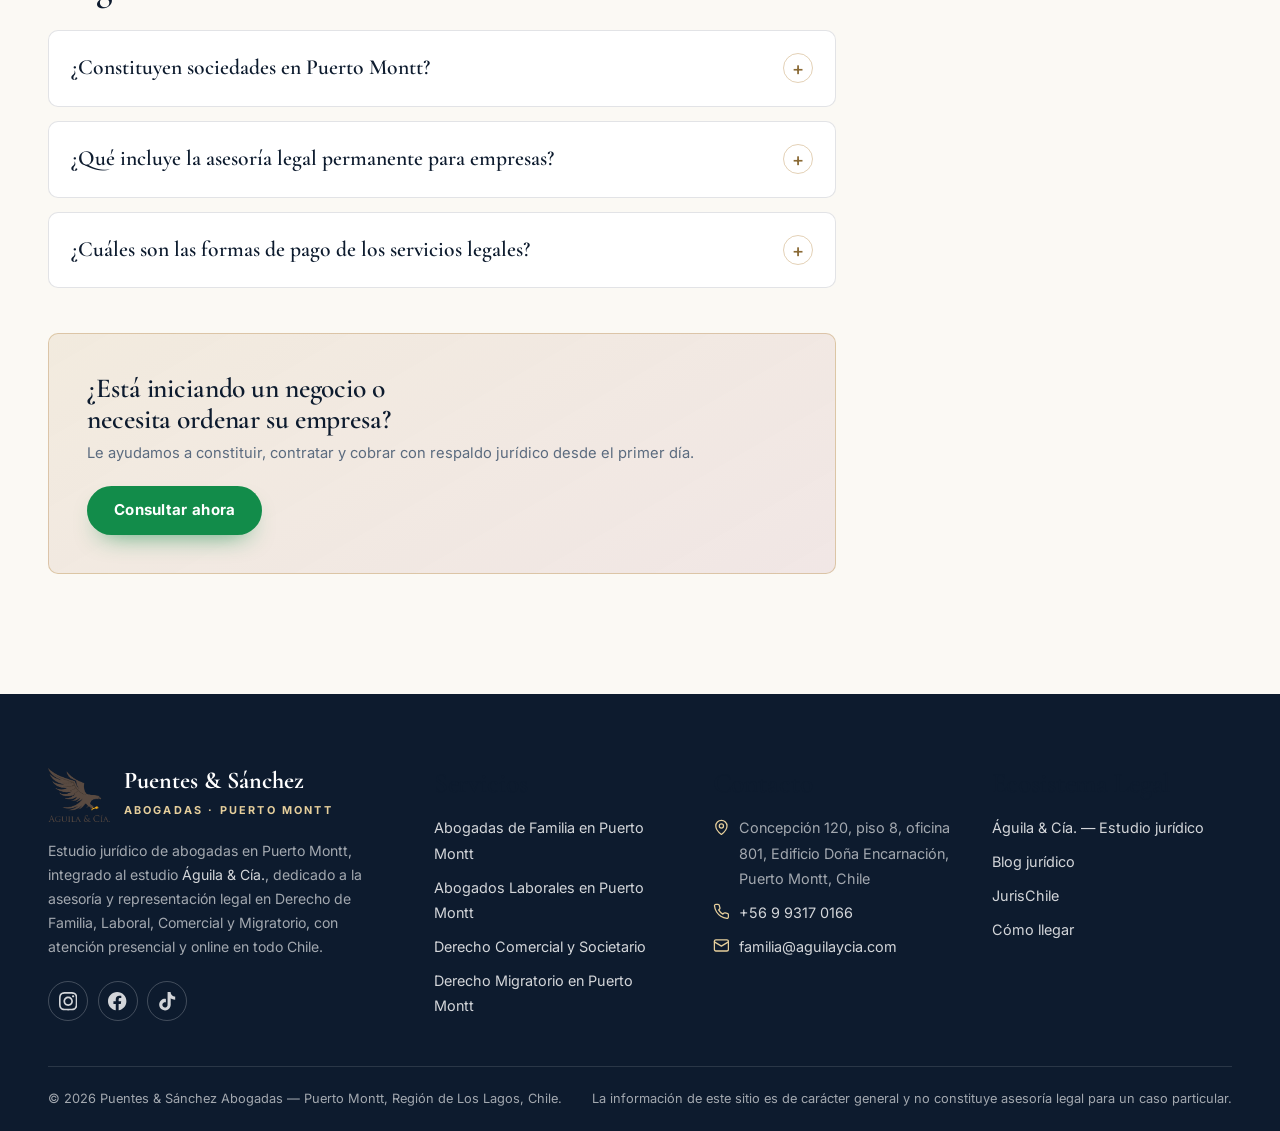
<file: servicios/derecho-comercial.html>
<!DOCTYPE html>
<html lang="es-CL">
<head>
  <meta charset="utf-8">
  <meta name="viewport" content="width=device-width, initial-scale=1">

  <title>Abogado Comercial en Puerto Montt | Puentes &amp; Sánchez Abogadas</title>
  <meta name="description" content="Constitución de SpA y Ltda, contratos comerciales, cobranza judicial y asesoría legal permanente para pymes y empresas en Puerto Montt. +56 9 9317 0166.">
  <link rel="canonical" href="https://www.puentesysanchez.com/servicios/derecho-comercial.html">
  <meta name="robots" content="index, follow, max-image-preview:large, max-snippet:-1, max-video-preview:-1">
  <meta name="theme-color" content="#0d1b2e">

  <meta name="geo.region" content="CL-LL">
  <meta name="geo.placename" content="Puerto Montt">
  <meta name="geo.position" content="-41.4731676;-72.9458102">

  <link rel="alternate" hreflang="es-cl" href="https://www.puentesysanchez.com/servicios/derecho-comercial.html">
  <link rel="alternate" hreflang="x-default" href="https://www.puentesysanchez.com/servicios/derecho-comercial.html">

  <meta property="og:type" content="article">
  <meta property="og:site_name" content="Puentes &amp; Sánchez Abogadas">
  <meta property="og:locale" content="es_CL">
  <meta property="og:title" content="Abogado Comercial en Puerto Montt | Puentes &amp; Sánchez Abogadas">
  <meta property="og:description" content="Constitución de sociedades, contratos comerciales, cobranza y asesoría legal permanente para emprendedores, pymes y empresas de Puerto Montt.">
  <meta property="og:url" content="https://www.puentesysanchez.com/servicios/derecho-comercial.html">
  <meta property="og:image" content="https://www.puentesysanchez.com/assets/img/logo.png">
  <meta name="twitter:card" content="summary_large_image">
  <meta name="twitter:title" content="Abogado Comercial en Puerto Montt | Puentes &amp; Sánchez Abogadas">
  <meta name="twitter:description" content="Constitución de sociedades, contratos comerciales, cobranza y asesoría legal permanente para pymes y empresas de Puerto Montt.">
  <meta name="twitter:image" content="https://www.puentesysanchez.com/assets/img/logo.png">
  <meta name="twitter:image:alt" content="Puentes &amp; Sánchez Abogadas — Estudio jurídico en Puerto Montt">
  <meta property="og:image:alt" content="Puentes &amp; Sánchez Abogadas — Estudio jurídico en Puerto Montt">
  <meta property="og:image:width" content="725">
  <meta property="og:image:height" content="635">

  <link rel="icon" type="image/svg+xml" href="../assets/img/favicon.svg">
  <link rel="apple-touch-icon" href="../assets/img/logo.png">
  <link rel="manifest" href="../site.webmanifest">
  <link rel="preconnect" href="https://fonts.googleapis.com">
  <link rel="preconnect" href="https://fonts.gstatic.com" crossorigin>
  <link rel="stylesheet" href="https://fonts.googleapis.com/css2?family=Cormorant+Garamond:ital,wght@0,500;0,600;0,700;1,500&amp;family=Inter:wght@400;500;600;700&amp;display=swap">
  <link rel="stylesheet" href="../assets/css/estilos.css">

  <script type="application/ld+json">
  {
    "@context": "https://schema.org",
    "@graph": [
      {
        "@type": "Service",
        "@id": "https://www.puentesysanchez.com/servicios/derecho-comercial.html#servicio",
        "name": "Derecho Comercial y Societario en Puerto Montt",
        "serviceType": "Derecho Comercial y Societario",
        "url": "https://www.puentesysanchez.com/servicios/derecho-comercial.html",
        "description": "Asesoría a emprendedores, pymes y empresas: constitución de SpA, Ltda, EIRL y sociedades anónimas, contratos comerciales, cobranza judicial, derecho del consumidor, insolvencia y asesoría legal permanente.",
        "provider": { "@id": "https://www.puentesysanchez.com/#estudio" },
        "areaServed": [
          { "@type": "City", "name": "Puerto Montt" },
          { "@type": "AdministrativeArea", "name": "Región de Los Lagos" },
          { "@type": "Country", "name": "Chile" }
        ],
        "availableChannel": {
          "@type": "ServiceChannel",
          "serviceLocation": {
            "@type": "Place",
            "name": "Puentes & Sánchez Abogadas",
            "address": {
              "@type": "PostalAddress",
              "streetAddress": "Concepción 120, oficina 801, piso 8",
              "addressLocality": "Puerto Montt",
              "addressRegion": "Región de Los Lagos",
              "addressCountry": "CL"
            }
          },
          "servicePhone": "+56993170166"
        }
      },
      {
        "@type": "BreadcrumbList",
        "@id": "https://www.puentesysanchez.com/servicios/derecho-comercial.html#breadcrumb",
        "itemListElement": [
          { "@type": "ListItem", "position": 1, "name": "Inicio", "item": "https://www.puentesysanchez.com/" },
          { "@type": "ListItem", "position": 2, "name": "Servicios", "item": "https://www.puentesysanchez.com/#servicios" },
          { "@type": "ListItem", "position": 3, "name": "Derecho Comercial y Societario", "item": "https://www.puentesysanchez.com/servicios/derecho-comercial.html" }
        ]
      },
      {
        "@type": "FAQPage",
        "@id": "https://www.puentesysanchez.com/servicios/derecho-comercial.html#faq",
        "mainEntity": [
          {
            "@type": "Question",
            "name": "¿Constituyen sociedades en Puerto Montt?",
            "acceptedAnswer": {
              "@type": "Answer",
              "text": "Sí. Realizamos constitución, modificación y disolución de sociedades por acciones (SpA), de responsabilidad limitada (Ley N° 3.918), anónimas (Ley N° 18.046) y empresas individuales de responsabilidad limitada (EIRL, Ley N° 19.857), tanto a través del régimen simplificado Empresa en un Día (Ley N° 20.659) como mediante su formalización tradicional cuando el caso lo requiere."
            }
          },
          {
            "@type": "Question",
            "name": "¿Qué incluye la asesoría legal permanente para empresas?",
            "acceptedAnswer": {
              "@type": "Answer",
              "text": "La asesoría legal permanente consiste en un abogado externo para la operación diaria de la empresa: redacción y revisión de contratos comerciales, cobranza judicial y extrajudicial de facturas y pagarés, asesoría en derecho del consumidor para empresas (Ley N° 19.496) y acompañamiento en reorganizaciones conforme a la Ley N° 20.720."
            }
          },
          {
            "@type": "Question",
            "name": "¿Cuáles son las formas de pago de los servicios legales?",
            "acceptedAnswer": {
              "@type": "Answer",
              "text": "Las formas de pago disponibles son: efectivo, tarjeta de débito, tarjeta de crédito (Visa, Mastercard) y transferencia bancaria."
            }
          }
        ]
      }
    ]
  }
  </script>
</head>
<body>
  <a class="skip-link" href="#contenido">Saltar al contenido principal</a>

  <div class="topbar" role="region" aria-label="Aviso de contacto">
    <div class="container topbar__inner">
      <span>Atención presencial en Puerto Montt y online para todo Chile</span>
      <span class="topbar__dot" aria-hidden="true">•</span>
      <span>WhatsApp <a href="https://wa.me/56993170166" rel="noopener" target="_blank">+56 9 9317 0166</a></span>
    </div>
  </div>

  <header class="site-header">
    <div class="container header__inner">
      <a class="brand" href="../index.html" aria-label="Puentes &amp; Sánchez Abogadas — Inicio">
        <img src="../assets/img/logo-400.png" alt="Logo de Puentes &amp; Sánchez Abogadas, estudio jurídico en Puerto Montt" width="400" height="350">
        <span class="brand__text">
          <span class="brand__name">Puentes &amp; Sánchez</span>
          <span class="brand__tag">Abogadas · Puerto Montt</span>
        </span>
      </a>
      <nav class="nav" id="menu-principal" aria-label="Navegación principal">
        <a href="../index.html#inicio">Inicio</a>
        <a href="../index.html#nosotros">Nosotras</a>
        <a href="../index.html#servicios" aria-current="page">Servicios</a>
        <a href="../index.html#equipo">Equipo</a>
        <a href="../index.html#preguntas-frecuentes">Preguntas frecuentes</a>
        <a href="../index.html#contacto">Contacto</a>
      </nav>
      <div class="header__cta">
        <a class="btn btn--navy" href="https://wa.me/56993170166" rel="noopener" target="_blank">Consulta por WhatsApp</a>
      </div>
      <button class="nav-toggle" type="button" aria-expanded="false" aria-controls="menu-principal" aria-label="Abrir menú de navegación">
        <span class="nav-toggle__box" aria-hidden="true"><span></span><span></span><span></span></span>
      </button>
    </div>
  </header>

  <main id="contenido">
    <div class="container">
      <nav class="breadcrumbs" aria-label="Ruta de navegación">
        <ol>
          <li><a href="../index.html">Inicio</a></li>
          <li><a href="../index.html#servicios">Servicios</a></li>
          <li><span aria-current="page">Derecho Comercial y Societario</span></li>
        </ol>
      </nav>
    </div>

    <section class="page-hero" aria-labelledby="titulo-servicio">
      <div class="container">
        <span class="eyebrow">Área de práctica</span>
        <h1 id="titulo-servicio">Abogados Comerciales y Societarios en Puerto Montt</h1>
        <p class="lead">Asesoramos a emprendedores, pymes y empresas en todas las etapas de su actividad, desde la constitución hasta la operación diaria y la resolución de conflictos comerciales. Nuestra actuación se enmarca en el Código de Comercio y en la legislación societaria vigente, con un enfoque preventivo orientado a dar seguridad jurídica a cada negocio.</p>
        <div class="page-hero__meta">
          <span>
            <svg viewBox="0 0 24 24" fill="none" stroke="currentColor" stroke-width="1.8" stroke-linecap="round" stroke-linejoin="round" aria-hidden="true"><path d="M20 10c0 6-8 12-8 12s-8-6-8-12a8 8 0 0 1 16 0z"/><circle cx="12" cy="10" r="3"/></svg>
            Puerto Montt, Región de Los Lagos
          </span>
          <span>
            <svg viewBox="0 0 24 24" fill="none" stroke="currentColor" stroke-width="1.8" stroke-linecap="round" stroke-linejoin="round" aria-hidden="true"><circle cx="12" cy="12" r="10"/><path d="M12 6v6l4 2"/></svg>
            Reuniones presenciales u online
          </span>
          <span>
            <svg viewBox="0 0 24 24" fill="none" stroke="currentColor" stroke-width="1.8" stroke-linecap="round" stroke-linejoin="round" aria-hidden="true"><path d="M20 6 9 17l-5-5"/></svg>
            Enfoque preventivo
          </span>
        </div>
      </div>
    </section>

    <div class="container service-layout">
      <article class="prose">
        <h2>Principales Materias</h2>
        <ul class="matters">
          <li><strong>Sociedades:</strong> constitución, modificación y disolución de sociedades por acciones (SpA), de responsabilidad limitada (Ley N° 3.918), anónimas (Ley N° 18.046) y empresas individuales de responsabilidad limitada (EIRL, Ley N° 19.857).</li>
          <li><strong>Empresa en un Día:</strong> constitución simplificada a través del régimen de la Ley N° 20.659, y su formalización tradicional cuando el caso lo requiere.</li>
          <li><strong>Contratos Comerciales:</strong> redacción y revisión de contratos de compraventa, arrendamiento, prestación de servicios, distribución, mandato, confidencialidad y pactos de accionistas o socios.</li>
          <li><strong>Cobranza:</strong> cobranza judicial y extrajudicial de facturas, pagarés y demás títulos ejecutivos.</li>
          <li><strong>Derecho del Consumidor:</strong> asesoría para empresas (Ley N° 19.496) y contratos de adhesión.</li>
          <li><strong>Insolvencia:</strong> reorganización y liquidación de empresas y personas conforme a la Ley N° 20.720 de insolvencia y reemprendimiento.</li>
          <li><strong>Asesoría Permanente:</strong> asesoría legal permanente (abogado externo) para la operación diaria de la empresa.</li>
        </ul>

        <div class="law-note">
          <svg viewBox="0 0 24 24" fill="none" stroke="currentColor" stroke-width="1.8" stroke-linecap="round" stroke-linejoin="round" aria-hidden="true"><path d="M12 22s8-4 8-10V5l-8-3-8 3v7c0 6 8 10 8 10z"/><path d="M9.5 12.5 11 14l3.5-4"/></svg>
          <p>Un contrato bien redactado hoy evita un juicio mañana. Revisamos sus documentos antes de firmar y diseñamos la estructura societaria que mejor protege su proyecto.</p>
        </div>

        <h2>Preguntas Frecuentes sobre Derecho Comercial</h2>
        <div class="faq">
          <details name="faq">
            <summary>¿Constituyen sociedades en Puerto Montt?</summary>
            <div class="faq__body">
              <p>Sí. Realizamos constitución, modificación y disolución de sociedades por acciones (SpA), de responsabilidad limitada (Ley N° 3.918), anónimas (Ley N° 18.046) y empresas individuales de responsabilidad limitada (EIRL, Ley N° 19.857), tanto a través del régimen simplificado "Empresa en un Día" (Ley N° 20.659) como mediante su formalización tradicional cuando el caso lo requiere.</p>
            </div>
          </details>
          <details name="faq">
            <summary>¿Qué incluye la asesoría legal permanente para empresas?</summary>
            <div class="faq__body">
              <p>La asesoría legal permanente consiste en un abogado externo para la operación diaria de la empresa: redacción y revisión de contratos comerciales, cobranza judicial y extrajudicial de facturas y pagarés, asesoría en derecho del consumidor para empresas (Ley N° 19.496) y acompañamiento en reorganizaciones conforme a la Ley N° 20.720.</p>
            </div>
          </details>
          <details name="faq">
            <summary>¿Cuáles son las formas de pago de los servicios legales?</summary>
            <div class="faq__body">
              <p>Ponemos a su disposición las siguientes formas de pago: efectivo, tarjeta de débito, tarjeta de crédito (Visa, Mastercard) y transferencias bancarias. Si requiere más detalles, por favor consúltenos.</p>
            </div>
          </details>
        </div>

        <div class="cta-band">
          <div>
            <h2>¿Está iniciando un negocio o necesita ordenar su empresa?</h2>
            <p>Le ayudamos a constituir, contratar y cobrar con respaldo jurídico desde el primer día.</p>
          </div>
          <a class="btn btn--wa" href="https://wa.me/56993170166?text=Hola%2C%20necesito%20asesor%C3%ADa%20en%20Derecho%20Comercial%20y%20Societario." rel="noopener" target="_blank">Consultar ahora</a>
        </div>
      </article>

      <aside class="sidebar" aria-label="Información de contacto y otras áreas">
        <div class="sidebar__card sidebar__card--navy">
          <h3>Agende su consulta</h3>
          <p>Reunión presencial en Puerto Montt u online por videoconferencia.</p>
          <a class="btn btn--wa" href="https://wa.me/56993170166?text=Hola%2C%20quisiera%20agendar%20una%20consulta%20comercial." rel="noopener" target="_blank">WhatsApp +56 9 9317 0166</a>
        </div>
        <div class="sidebar__card">
          <h3>Otras áreas de práctica</h3>
          <ul class="sidebar__list">
            <li><a href="derecho-de-familia.html">Derecho de Familia</a></li>
            <li><a href="derecho-laboral.html">Derecho Laboral</a></li>
            <li><a href="derecho-migratorio.html">Derecho Migratorio</a></li>
          </ul>
        </div>
        <div class="sidebar__card">
          <h3>Oficina</h3>
          <address>
            Concepción 120, piso 8, oficina 801 — Edificio Doña Encarnación, Puerto Montt.<br>
            <a href="https://maps.google.com/?q=Concepci%C3%B3n+120%2C+Puerto+Montt%2C+Chile" rel="noopener" target="_blank">Cómo llegar</a>
          </address>
        </div>
      </aside>
    </div>
  </main>

  <footer class="site-footer">
    <div class="container">
      <div class="footer__grid">
        <div>
          <div class="footer__brand">
            <img src="../assets/img/logo-400.png" alt="" width="400" height="350" loading="lazy">
            <span>
              <span class="footer__brand-name">Puentes &amp; Sánchez</span><br>
              <span class="footer__brand-tag">Abogadas · Puerto Montt</span>
            </span>
          </div>
          <p class="footer__about">Estudio jurídico de abogadas en Puerto Montt, integrado al estudio <a href="https://www.aguilaycia.cl/" rel="noopener" target="_blank">Águila &amp; Cía.</a>, dedicado a la asesoría y representación legal en Derecho de Familia, Laboral, Comercial y Migratorio, con atención presencial y online en todo Chile.</p>
          <div class="footer__social">
            <a class="social-btn" href="#" data-social="instagram" aria-label="Instagram de Puentes &amp; Sánchez Abogadas">
              <svg viewBox="0 0 24 24" fill="currentColor" aria-hidden="true"><path d="M12 0C8.74 0 8.333.015 7.053.072 5.775.132 4.905.333 4.14.63c-.789.306-1.459.717-2.126 1.384S.935 3.35.63 4.14C.333 4.905.131 5.775.072 7.053.012 8.333 0 8.74 0 12s.015 3.667.072 4.947c.06 1.277.261 2.148.558 2.913.306.788.717 1.459 1.384 2.126.667.666 1.336 1.079 2.126 1.384.766.296 1.636.499 2.913.558C8.333 23.988 8.74 24 12 24s3.667-.015 4.947-.072c1.277-.06 2.148-.262 2.913-.558.788-.306 1.459-.718 2.126-1.384.666-.667 1.079-1.335 1.384-2.126.296-.765.499-1.636.558-2.913.06-1.28.072-1.687.072-4.947s-.015-3.667-.072-4.947c-.06-1.277-.262-2.149-.558-2.913-.306-.789-.718-1.459-1.384-2.126C21.319 1.347 20.651.935 19.86.63c-.765-.297-1.636-.499-2.913-.558C15.667.012 15.26 0 12 0zm0 2.16c3.203 0 3.585.016 4.85.071 1.17.055 1.805.249 2.227.415.562.217.96.477 1.382.896.419.42.679.819.896 1.381.164.422.36 1.057.413 2.227.057 1.266.07 1.646.07 4.85s-.015 3.585-.074 4.85c-.061 1.17-.256 1.805-.421 2.227-.224.562-.479.96-.899 1.382-.419.419-.824.679-1.38.896-.42.164-1.065.36-2.235.413-1.274.057-1.649.07-4.859.07-3.211 0-3.586-.015-4.859-.074-1.171-.061-1.816-.256-2.236-.421-.569-.224-.96-.479-1.379-.899-.421-.419-.69-.824-.9-1.38-.165-.42-.359-1.065-.42-2.235-.045-1.26-.061-1.649-.061-4.844 0-3.196.016-3.586.061-4.861.061-1.17.255-1.814.42-2.234.21-.57.479-.96.9-1.381.419-.419.81-.689 1.379-.898.42-.166 1.051-.361 2.221-.421 1.275-.045 1.65-.06 4.859-.06l.045.03zm0 3.678c-3.405 0-6.162 2.76-6.162 6.162 0 3.405 2.76 6.162 6.162 6.162 3.405 0 6.162-2.76 6.162-6.162 0-3.405-2.76-6.162-6.162-6.162zM12 16c-2.21 0-4-1.79-4-4s1.79-4 4-4 4 1.79 4 4-1.79 4-4 4zm7.846-10.405c0 .795-.646 1.44-1.44 1.44-.795 0-1.44-.646-1.44-1.44 0-.794.646-1.439 1.44-1.439.793-.001 1.44.645 1.44 1.439z"/></svg>
            </a>
            <a class="social-btn" href="#" data-social="facebook" aria-label="Facebook de Puentes &amp; Sánchez Abogadas">
              <svg viewBox="0 0 24 24" fill="currentColor" aria-hidden="true"><path d="M24 12.073c0-6.627-5.373-12-12-12s-12 5.373-12 12c0 5.99 4.388 10.954 10.125 11.854v-8.385H7.078v-3.47h3.047V9.43c0-3.007 1.792-4.669 4.533-4.669 1.312 0 2.686.235 2.686.235v2.953H15.83c-1.491 0-1.956.925-1.956 1.874v2.25h3.328l-.532 3.47h-2.796v8.385C19.612 23.027 24 18.062 24 12.073z"/></svg>
            </a>
            <a class="social-btn" href="#" data-social="tiktok" aria-label="TikTok de Puentes &amp; Sánchez Abogadas">
              <svg viewBox="0 0 24 24" fill="currentColor" aria-hidden="true"><path d="M12.525.02c1.31-.02 2.61-.01 3.91-.02.08 1.53.63 3.09 1.75 4.17 1.12 1.11 2.7 1.62 4.24 1.79v4.03c-1.44-.05-2.89-.35-4.2-.97-.57-.26-1.1-.59-1.62-.93-.01 2.92.01 5.84-.02 8.75-.08 1.4-.54 2.79-1.35 3.94-1.31 1.92-3.58 3.17-5.91 3.21-1.43.08-2.86-.31-4.08-1.03-2.02-1.19-3.44-3.37-3.65-5.71-.02-.5-.03-1-.01-1.49.18-1.9 1.12-3.72 2.58-4.96 1.66-1.44 3.98-2.13 6.15-1.72.02 1.48-.04 2.96-.04 4.44-.99-.32-2.15-.23-3.02.37-.63.41-1.11 1.04-1.36 1.75-.21.51-.15 1.07-.14 1.61.24 1.64 1.82 3.02 3.5 2.87 1.12-.01 2.19-.66 2.77-1.61.19-.33.4-.67.41-1.06.1-1.79.06-3.57.07-5.36.01-4.03-.01-8.05.02-12.07z"/></svg>
            </a>
          </div>
        </div>
        <div>
          <h3>Servicios</h3>
          <ul class="footer__list">
            <li><a href="derecho-de-familia.html">Abogadas de Familia en Puerto Montt</a></li>
            <li><a href="derecho-laboral.html">Abogados Laborales en Puerto Montt</a></li>
            <li><a href="derecho-comercial.html">Derecho Comercial y Societario</a></li>
            <li><a href="derecho-migratorio.html">Derecho Migratorio en Puerto Montt</a></li>
          </ul>
        </div>
        <div>
          <h3>Contacto</h3>
          <ul class="footer__list footer__contact">
            <li>
              <svg viewBox="0 0 24 24" fill="none" stroke="currentColor" stroke-width="1.8" stroke-linecap="round" stroke-linejoin="round" aria-hidden="true"><path d="M20 10c0 6-8 12-8 12s-8-6-8-12a8 8 0 0 1 16 0z"/><circle cx="12" cy="10" r="3"/></svg>
              <address>Concepción 120, piso 8, oficina 801, Edificio Doña Encarnación, Puerto Montt, Chile</address>
            </li>
            <li>
              <svg viewBox="0 0 24 24" fill="none" stroke="currentColor" stroke-width="1.8" stroke-linecap="round" stroke-linejoin="round" aria-hidden="true"><path d="M22 16.92v3a2 2 0 0 1-2.18 2 19.79 19.79 0 0 1-8.63-3.07 19.5 19.5 0 0 1-6-6 19.79 19.79 0 0 1-3.07-8.67A2 2 0 0 1 4.11 2h3a2 2 0 0 1 2 1.72c.127.96.361 1.903.7 2.81a2 2 0 0 1-.45 2.11L8.09 9.91a16 16 0 0 0 6 6l1.27-1.27a2 2 0 0 1 2.11-.45c.907.339 1.85.573 2.81.7A2 2 0 0 1 22 16.92z"/></svg>
              <a href="https://wa.me/56993170166" rel="noopener" target="_blank">+56 9 9317 0166</a>
            </li>
            <li>
              <svg viewBox="0 0 24 24" fill="none" stroke="currentColor" stroke-width="1.8" stroke-linecap="round" stroke-linejoin="round" aria-hidden="true"><rect x="2" y="4" width="20" height="16" rx="2"/><path d="m22 7-10 6L2 7"/></svg>
              <a href="mailto:familia@aguilaycia.com">familia@aguilaycia.com</a>
            </li>
          </ul>
        </div>
        <div>
          <h3>Ecosistema Legal</h3>
          <ul class="footer__list">
            <li><a href="https://www.aguilaycia.cl/" rel="noopener" target="_blank">Águila &amp; Cía. — Estudio jurídico</a></li>
            <li><a href="https://www.aguilaycia.cl/blog" rel="noopener" target="_blank">Blog jurídico</a></li>
            <li><a href="https://www.jurischile.com/" rel="noopener" target="_blank">JurisChile</a></li>
            <li><a href="https://www.google.com/maps?q=Concepci%C3%B3n+120%2C+Puerto+Montt%2C+Chile" rel="noopener" target="_blank">Cómo llegar</a></li>
          </ul>
        </div>
      </div>
      <div class="footer__bottom">
        <p>© <span data-year>2026</span> Puentes &amp; Sánchez Abogadas — Puerto Montt, Región de Los Lagos, Chile.</p>
        <p class="footer__legal">
          <span>La información de este sitio es de carácter general y no constituye asesoría legal para un caso particular.</span>
        </p>
      </div>
    </div>
  </footer>

  <a class="wa-float" href="https://wa.me/56993170166?text=Hola%2C%20necesito%20asesor%C3%ADa%20en%20Derecho%20Comercial%20y%20Societario." rel="noopener" target="_blank" aria-label="Escribir por WhatsApp a Puentes &amp; Sánchez Abogadas">
    <svg viewBox="0 0 24 24" fill="currentColor" aria-hidden="true"><path d="M17.472 14.382c-.297-.149-1.758-.867-2.03-.967-.273-.099-.471-.148-.67.15-.197.297-.767.966-.94 1.164-.173.199-.347.223-.644.075-.297-.15-1.255-.463-2.39-1.475-.883-.788-1.48-1.761-1.653-2.059-.173-.297-.018-.458.13-.606.134-.133.298-.347.446-.52.149-.174.198-.298.298-.497.099-.198.05-.371-.025-.52-.075-.149-.669-1.612-.916-2.207-.242-.579-.487-.5-.669-.51-.173-.008-.371-.01-.57-.01-.198 0-.52.074-.792.372-.272.297-1.04 1.016-1.04 2.479 0 1.462 1.065 2.875 1.213 3.074.149.198 2.096 3.2 5.077 4.487.709.306 1.262.489 1.694.625.712.227 1.36.195 1.871.118.571-.085 1.758-.719 2.006-1.413.248-.694.248-1.289.173-1.413-.074-.124-.272-.198-.57-.347m-5.421 7.403h-.004a9.87 9.87 0 0 1-5.031-1.378l-.361-.214-3.741.982.998-3.648-.235-.374a9.86 9.86 0 0 1-1.51-5.26c.001-5.45 4.436-9.884 9.888-9.884 2.64 0 5.122 1.03 6.988 2.898a9.825 9.825 0 0 1 2.893 6.994c-.003 5.45-4.437 9.884-9.885 9.884m8.413-18.297A11.815 11.815 0 0 0 12.05 0C5.495 0 .16 5.335.157 11.892c0 2.096.547 4.142 1.588 5.945L.057 24l6.305-1.654a11.882 11.882 0 0 0 5.683 1.448h.005c6.554 0 11.89-5.335 11.893-11.893a11.821 11.821 0 0 0-3.48-8.413Z"/></svg>
    <span>Consúltenos</span>
  </a>
  <button class="to-top" type="button" aria-label="Volver arriba">
    <svg viewBox="0 0 24 24" fill="none" stroke="currentColor" stroke-width="2" stroke-linecap="round" stroke-linejoin="round" aria-hidden="true"><path d="m18 15-6-6-6 6"/></svg>
  </button>

  <script src="../assets/js/main.js" defer></script>
</body>
</html>
</file>
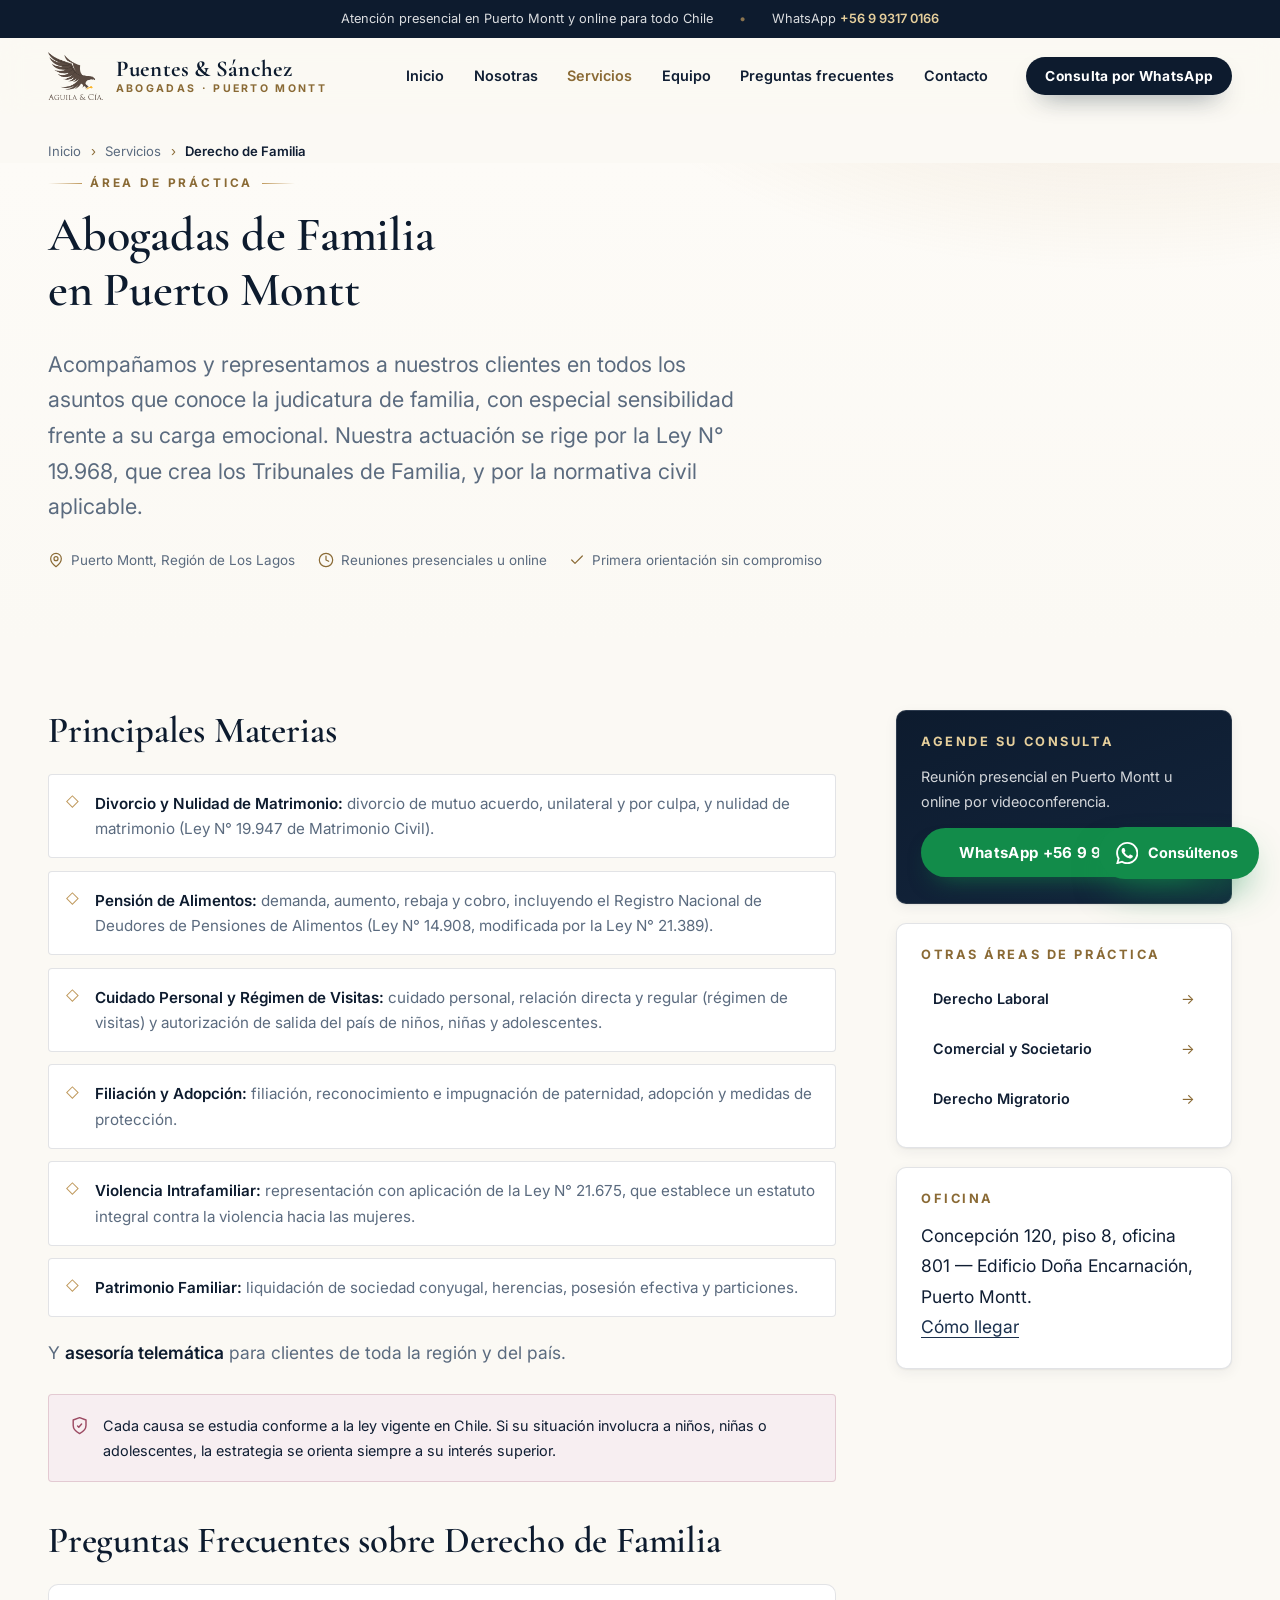
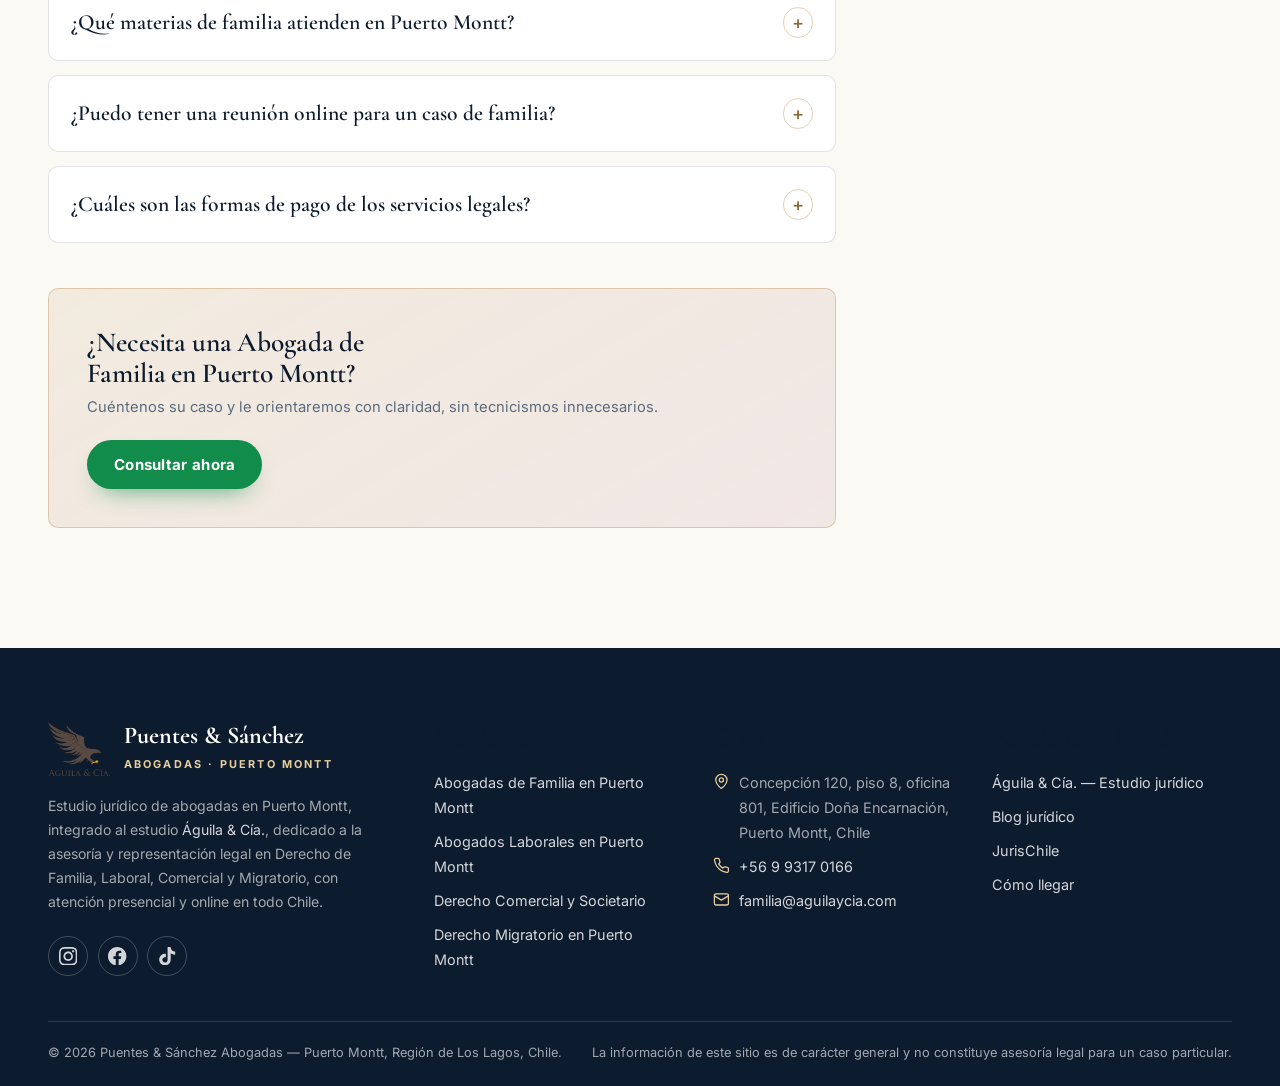
<file: servicios/derecho-de-familia.html>
<!DOCTYPE html>
<html lang="es-CL">
<head>
  <meta charset="utf-8">
  <meta name="viewport" content="width=device-width, initial-scale=1">

  <title>Abogado de Familia en Puerto Montt | Puentes &amp; Sánchez Abogadas</title>
  <meta name="description" content="Divorcios, pensión de alimentos, cuidado personal y violencia intrafamiliar en Puerto Montt. Abogadas especialistas en familia, presencial u online. +56 9 9317 0166.">
  <link rel="canonical" href="https://www.puentesysanchez.com/servicios/derecho-de-familia.html">
  <meta name="robots" content="index, follow, max-image-preview:large, max-snippet:-1, max-video-preview:-1">
  <meta name="theme-color" content="#0d1b2e">

  <meta name="geo.region" content="CL-LL">
  <meta name="geo.placename" content="Puerto Montt">
  <meta name="geo.position" content="-41.4731676;-72.9458102">

  <link rel="alternate" hreflang="es-cl" href="https://www.puentesysanchez.com/servicios/derecho-de-familia.html">
  <link rel="alternate" hreflang="x-default" href="https://www.puentesysanchez.com/servicios/derecho-de-familia.html">

  <meta property="og:type" content="article">
  <meta property="og:site_name" content="Puentes &amp; Sánchez Abogadas">
  <meta property="og:locale" content="es_CL">
  <meta property="og:title" content="Abogado de Familia en Puerto Montt | Puentes &amp; Sánchez Abogadas">
  <meta property="og:description" content="Divorcios, pensión de alimentos, cuidado personal y violencia intrafamiliar. Abogadas especialistas en derecho de familia en Puerto Montt.">
  <meta property="og:url" content="https://www.puentesysanchez.com/servicios/derecho-de-familia.html">
  <meta property="og:image" content="https://www.puentesysanchez.com/assets/img/logo.png">
  <meta name="twitter:card" content="summary_large_image">
  <meta name="twitter:title" content="Abogado de Familia en Puerto Montt | Puentes &amp; Sánchez Abogadas">
  <meta name="twitter:description" content="Divorcios, pensión de alimentos, cuidado personal y violencia intrafamiliar. Abogadas especialistas en Derecho de Familia en Puerto Montt.">
  <meta name="twitter:image" content="https://www.puentesysanchez.com/assets/img/logo.png">
  <meta name="twitter:image:alt" content="Puentes &amp; Sánchez Abogadas — Estudio jurídico en Puerto Montt">
  <meta property="og:image:alt" content="Puentes &amp; Sánchez Abogadas — Estudio jurídico en Puerto Montt">
  <meta property="og:image:width" content="725">
  <meta property="og:image:height" content="635">

  <link rel="icon" type="image/svg+xml" href="../assets/img/favicon.svg">
  <link rel="apple-touch-icon" href="../assets/img/logo.png">
  <link rel="manifest" href="../site.webmanifest">
  <link rel="preconnect" href="https://fonts.googleapis.com">
  <link rel="preconnect" href="https://fonts.gstatic.com" crossorigin>
  <link rel="stylesheet" href="https://fonts.googleapis.com/css2?family=Cormorant+Garamond:ital,wght@0,500;0,600;0,700;1,500&amp;family=Inter:wght@400;500;600;700&amp;display=swap">
  <link rel="stylesheet" href="../assets/css/estilos.css">

  <script type="application/ld+json">
  {
    "@context": "https://schema.org",
    "@graph": [
      {
        "@type": "Service",
        "@id": "https://www.puentesysanchez.com/servicios/derecho-de-familia.html#servicio",
        "name": "Derecho de Familia en Puerto Montt",
        "serviceType": "Derecho de Familia",
        "url": "https://www.puentesysanchez.com/servicios/derecho-de-familia.html",
        "description": "Asesoría y representación legal en divorcios, pensión de alimentos, cuidado personal, régimen de visitas, filiación, violencia intrafamiliar y herencias, conforme a la Ley N° 19.968 y la normativa civil chilena.",
        "provider": { "@id": "https://www.puentesysanchez.com/#estudio" },
        "areaServed": [
          { "@type": "City", "name": "Puerto Montt" },
          { "@type": "AdministrativeArea", "name": "Región de Los Lagos" },
          { "@type": "Country", "name": "Chile" }
        ],
        "availableChannel": {
          "@type": "ServiceChannel",
          "serviceLocation": {
            "@type": "Place",
            "name": "Puentes & Sánchez Abogadas",
            "address": {
              "@type": "PostalAddress",
              "streetAddress": "Concepción 120, oficina 801, piso 8",
              "addressLocality": "Puerto Montt",
              "addressRegion": "Región de Los Lagos",
              "addressCountry": "CL"
            }
          },
          "servicePhone": "+56993170166"
        }
      },
      {
        "@type": "BreadcrumbList",
        "@id": "https://www.puentesysanchez.com/servicios/derecho-de-familia.html#breadcrumb",
        "itemListElement": [
          { "@type": "ListItem", "position": 1, "name": "Inicio", "item": "https://www.puentesysanchez.com/" },
          { "@type": "ListItem", "position": 2, "name": "Servicios", "item": "https://www.puentesysanchez.com/#servicios" },
          { "@type": "ListItem", "position": 3, "name": "Derecho de Familia", "item": "https://www.puentesysanchez.com/servicios/derecho-de-familia.html" }
        ]
      },
      {
        "@type": "FAQPage",
        "@id": "https://www.puentesysanchez.com/servicios/derecho-de-familia.html#faq",
        "mainEntity": [
          {
            "@type": "Question",
            "name": "¿Qué materias de familia atienden en Puerto Montt?",
            "acceptedAnswer": {
              "@type": "Answer",
              "text": "Atendemos todos los asuntos que conoce la judicatura de familia: divorcio de mutuo acuerdo, unilateral y por culpa; nulidad de matrimonio; pensión de alimentos (demanda, aumento, rebaja y cobro); cuidado personal, relación directa y regular; filiación y adopción; violencia intrafamiliar; liquidación de sociedad conyugal, herencias, posesión efectiva y particiones."
            }
          },
          {
            "@type": "Question",
            "name": "¿Puedo tener una reunión online para un caso de familia?",
            "acceptedAnswer": {
              "@type": "Answer",
              "text": "Sí. Puede agendar una reunión presencial en Concepción 120, oficina 801, Puerto Montt, o coordinar una reunión online por videoconferencia. También ofrecemos asesoría telemática para clientes de toda la región y del país."
            }
          },
          {
            "@type": "Question",
            "name": "¿Cuáles son las formas de pago de los servicios legales?",
            "acceptedAnswer": {
              "@type": "Answer",
              "text": "Las formas de pago disponibles son: efectivo, tarjeta de débito, tarjeta de crédito (Visa, Mastercard) y transferencia bancaria."
            }
          }
        ]
      }
    ]
  }
  </script>
</head>
<body>
  <a class="skip-link" href="#contenido">Saltar al contenido principal</a>

  <div class="topbar" role="region" aria-label="Aviso de contacto">
    <div class="container topbar__inner">
      <span>Atención presencial en Puerto Montt y online para todo Chile</span>
      <span class="topbar__dot" aria-hidden="true">•</span>
      <span>WhatsApp <a href="https://wa.me/56993170166" rel="noopener" target="_blank">+56 9 9317 0166</a></span>
    </div>
  </div>

  <header class="site-header">
    <div class="container header__inner">
      <a class="brand" href="../index.html" aria-label="Puentes &amp; Sánchez Abogadas — Inicio">
        <img src="../assets/img/logo-400.png" alt="Logo de Puentes &amp; Sánchez Abogadas, estudio jurídico en Puerto Montt" width="400" height="350">
        <span class="brand__text">
          <span class="brand__name">Puentes &amp; Sánchez</span>
          <span class="brand__tag">Abogadas · Puerto Montt</span>
        </span>
      </a>
      <nav class="nav" id="menu-principal" aria-label="Navegación principal">
        <a href="../index.html#inicio">Inicio</a>
        <a href="../index.html#nosotros">Nosotras</a>
        <a href="../index.html#servicios" aria-current="page">Servicios</a>
        <a href="../index.html#equipo">Equipo</a>
        <a href="../index.html#preguntas-frecuentes">Preguntas frecuentes</a>
        <a href="../index.html#contacto">Contacto</a>
      </nav>
      <div class="header__cta">
        <a class="btn btn--navy" href="https://wa.me/56993170166" rel="noopener" target="_blank">Consulta por WhatsApp</a>
      </div>
      <button class="nav-toggle" type="button" aria-expanded="false" aria-controls="menu-principal" aria-label="Abrir menú de navegación">
        <span class="nav-toggle__box" aria-hidden="true"><span></span><span></span><span></span></span>
      </button>
    </div>
  </header>

  <main id="contenido">
    <div class="container">
      <nav class="breadcrumbs" aria-label="Ruta de navegación">
        <ol>
          <li><a href="../index.html">Inicio</a></li>
          <li><a href="../index.html#servicios">Servicios</a></li>
          <li><span aria-current="page">Derecho de Familia</span></li>
        </ol>
      </nav>
    </div>

    <section class="page-hero" aria-labelledby="titulo-servicio">
      <div class="container">
        <span class="eyebrow">Área de práctica</span>
        <h1 id="titulo-servicio">Abogadas de Familia en Puerto Montt</h1>
        <p class="lead">Acompañamos y representamos a nuestros clientes en todos los asuntos que conoce la judicatura de familia, con especial sensibilidad frente a su carga emocional. Nuestra actuación se rige por la Ley N° 19.968, que crea los Tribunales de Familia, y por la normativa civil aplicable.</p>
        <div class="page-hero__meta">
          <span>
            <svg viewBox="0 0 24 24" fill="none" stroke="currentColor" stroke-width="1.8" stroke-linecap="round" stroke-linejoin="round" aria-hidden="true"><path d="M20 10c0 6-8 12-8 12s-8-6-8-12a8 8 0 0 1 16 0z"/><circle cx="12" cy="10" r="3"/></svg>
            Puerto Montt, Región de Los Lagos
          </span>
          <span>
            <svg viewBox="0 0 24 24" fill="none" stroke="currentColor" stroke-width="1.8" stroke-linecap="round" stroke-linejoin="round" aria-hidden="true"><circle cx="12" cy="12" r="10"/><path d="M12 6v6l4 2"/></svg>
            Reuniones presenciales u online
          </span>
          <span>
            <svg viewBox="0 0 24 24" fill="none" stroke="currentColor" stroke-width="1.8" stroke-linecap="round" stroke-linejoin="round" aria-hidden="true"><path d="M20 6 9 17l-5-5"/></svg>
            Primera orientación sin compromiso
          </span>
        </div>
      </div>
    </section>

    <div class="container service-layout">
      <article class="prose">
        <h2>Principales Materias</h2>
        <ul class="matters">
          <li><strong>Divorcio y Nulidad de Matrimonio:</strong> divorcio de mutuo acuerdo, unilateral y por culpa, y nulidad de matrimonio (Ley N° 19.947 de Matrimonio Civil).</li>
          <li><strong>Pensión de Alimentos:</strong> demanda, aumento, rebaja y cobro, incluyendo el Registro Nacional de Deudores de Pensiones de Alimentos (Ley N° 14.908, modificada por la Ley N° 21.389).</li>
          <li><strong>Cuidado Personal y Régimen de Visitas:</strong> cuidado personal, relación directa y regular (régimen de visitas) y autorización de salida del país de niños, niñas y adolescentes.</li>
          <li><strong>Filiación y Adopción:</strong> filiación, reconocimiento e impugnación de paternidad, adopción y medidas de protección.</li>
          <li><strong>Violencia Intrafamiliar:</strong> representación con aplicación de la Ley N° 21.675, que establece un estatuto integral contra la violencia hacia las mujeres.</li>
          <li><strong>Patrimonio Familiar:</strong> liquidación de sociedad conyugal, herencias, posesión efectiva y particiones.</li>
        </ul>
        <p>Y <strong>asesoría telemática</strong> para clientes de toda la región y del país.</p>

        <div class="law-note">
          <svg viewBox="0 0 24 24" fill="none" stroke="currentColor" stroke-width="1.8" stroke-linecap="round" stroke-linejoin="round" aria-hidden="true"><path d="M12 22s8-4 8-10V5l-8-3-8 3v7c0 6 8 10 8 10z"/><path d="M9.5 12.5 11 14l3.5-4"/></svg>
          <p>Cada causa se estudia conforme a la ley vigente en Chile. Si su situación involucra a niños, niñas o adolescentes, la estrategia se orienta siempre a su interés superior.</p>
        </div>

        <h2>Preguntas Frecuentes sobre Derecho de Familia</h2>
        <div class="faq">
          <details name="faq">
            <summary>¿Qué materias de familia atienden en Puerto Montt?</summary>
            <div class="faq__body">
              <p>Atendemos todos los asuntos que conoce la judicatura de familia: divorcio de mutuo acuerdo, unilateral y por culpa; nulidad de matrimonio; pensión de alimentos (demanda, aumento, rebaja y cobro); cuidado personal y relación directa y regular; filiación y adopción; violencia intrafamiliar; liquidación de sociedad conyugal, herencias, posesión efectiva y particiones.</p>
            </div>
          </details>
          <details name="faq">
            <summary>¿Puedo tener una reunión online para un caso de familia?</summary>
            <div class="faq__body">
              <p>Sí. Puede agendar una reunión presencial en Concepción 120, oficina 801, Puerto Montt, o coordinar una reunión de manera online por videoconferencia. También ofrecemos asesoría telemática para clientes de toda la región y del país.</p>
            </div>
          </details>
          <details name="faq">
            <summary>¿Cuáles son las formas de pago de los servicios legales?</summary>
            <div class="faq__body">
              <p>Ponemos a su disposición las siguientes formas de pago: efectivo, tarjeta de débito, tarjeta de crédito (Visa, Mastercard) y transferencias bancarias. Si requiere más detalles, por favor consúltenos.</p>
            </div>
          </details>
        </div>

        <div class="cta-band">
          <div>
            <h2>¿Necesita una Abogada de Familia en Puerto Montt?</h2>
            <p>Cuéntenos su caso y le orientaremos con claridad, sin tecnicismos innecesarios.</p>
          </div>
          <a class="btn btn--wa" href="https://wa.me/56993170166?text=Hola%2C%20necesito%20asesor%C3%ADa%20en%20Derecho%20de%20Familia." rel="noopener" target="_blank">Consultar ahora</a>
        </div>
      </article>

      <aside class="sidebar" aria-label="Información de contacto y otras áreas">
        <div class="sidebar__card sidebar__card--navy">
          <h3>Agende su consulta</h3>
          <p>Reunión presencial en Puerto Montt u online por videoconferencia.</p>
          <a class="btn btn--wa" href="https://wa.me/56993170166?text=Hola%2C%20quisiera%20agendar%20una%20consulta%20de%20familia." rel="noopener" target="_blank">WhatsApp +56 9 9317 0166</a>
        </div>
        <div class="sidebar__card">
          <h3>Otras áreas de práctica</h3>
          <ul class="sidebar__list">
            <li><a href="derecho-laboral.html">Derecho Laboral</a></li>
            <li><a href="derecho-comercial.html">Comercial y Societario</a></li>
            <li><a href="derecho-migratorio.html">Derecho Migratorio</a></li>
          </ul>
        </div>
        <div class="sidebar__card">
          <h3>Oficina</h3>
          <address>
            Concepción 120, piso 8, oficina 801 — Edificio Doña Encarnación, Puerto Montt.<br>
            <a href="https://maps.google.com/?q=Concepci%C3%B3n+120%2C+Puerto+Montt%2C+Chile" rel="noopener" target="_blank">Cómo llegar</a>
          </address>
        </div>
      </aside>
    </div>
  </main>

  <footer class="site-footer">
    <div class="container">
      <div class="footer__grid">
        <div>
          <div class="footer__brand">
            <img src="../assets/img/logo-400.png" alt="" width="400" height="350" loading="lazy">
            <span>
              <span class="footer__brand-name">Puentes &amp; Sánchez</span><br>
              <span class="footer__brand-tag">Abogadas · Puerto Montt</span>
            </span>
          </div>
          <p class="footer__about">Estudio jurídico de abogadas en Puerto Montt, integrado al estudio <a href="https://www.aguilaycia.cl/" rel="noopener" target="_blank">Águila &amp; Cía.</a>, dedicado a la asesoría y representación legal en Derecho de Familia, Laboral, Comercial y Migratorio, con atención presencial y online en todo Chile.</p>
          <div class="footer__social">
            <a class="social-btn" href="#" data-social="instagram" aria-label="Instagram de Puentes &amp; Sánchez Abogadas">
              <svg viewBox="0 0 24 24" fill="currentColor" aria-hidden="true"><path d="M12 0C8.74 0 8.333.015 7.053.072 5.775.132 4.905.333 4.14.63c-.789.306-1.459.717-2.126 1.384S.935 3.35.63 4.14C.333 4.905.131 5.775.072 7.053.012 8.333 0 8.74 0 12s.015 3.667.072 4.947c.06 1.277.261 2.148.558 2.913.306.788.717 1.459 1.384 2.126.667.666 1.336 1.079 2.126 1.384.766.296 1.636.499 2.913.558C8.333 23.988 8.74 24 12 24s3.667-.015 4.947-.072c1.277-.06 2.148-.262 2.913-.558.788-.306 1.459-.718 2.126-1.384.666-.667 1.079-1.335 1.384-2.126.296-.765.499-1.636.558-2.913.06-1.28.072-1.687.072-4.947s-.015-3.667-.072-4.947c-.06-1.277-.262-2.149-.558-2.913-.306-.789-.718-1.459-1.384-2.126C21.319 1.347 20.651.935 19.86.63c-.765-.297-1.636-.499-2.913-.558C15.667.012 15.26 0 12 0zm0 2.16c3.203 0 3.585.016 4.85.071 1.17.055 1.805.249 2.227.415.562.217.96.477 1.382.896.419.42.679.819.896 1.381.164.422.36 1.057.413 2.227.057 1.266.07 1.646.07 4.85s-.015 3.585-.074 4.85c-.061 1.17-.256 1.805-.421 2.227-.224.562-.479.96-.899 1.382-.419.419-.824.679-1.38.896-.42.164-1.065.36-2.235.413-1.274.057-1.649.07-4.859.07-3.211 0-3.586-.015-4.859-.074-1.171-.061-1.816-.256-2.236-.421-.569-.224-.96-.479-1.379-.899-.421-.419-.69-.824-.9-1.38-.165-.42-.359-1.065-.42-2.235-.045-1.26-.061-1.649-.061-4.844 0-3.196.016-3.586.061-4.861.061-1.17.255-1.814.42-2.234.21-.57.479-.96.9-1.381.419-.419.81-.689 1.379-.898.42-.166 1.051-.361 2.221-.421 1.275-.045 1.65-.06 4.859-.06l.045.03zm0 3.678c-3.405 0-6.162 2.76-6.162 6.162 0 3.405 2.76 6.162 6.162 6.162 3.405 0 6.162-2.76 6.162-6.162 0-3.405-2.76-6.162-6.162-6.162zM12 16c-2.21 0-4-1.79-4-4s1.79-4 4-4 4 1.79 4 4-1.79 4-4 4zm7.846-10.405c0 .795-.646 1.44-1.44 1.44-.795 0-1.44-.646-1.44-1.44 0-.794.646-1.439 1.44-1.439.793-.001 1.44.645 1.44 1.439z"/></svg>
            </a>
            <a class="social-btn" href="#" data-social="facebook" aria-label="Facebook de Puentes &amp; Sánchez Abogadas">
              <svg viewBox="0 0 24 24" fill="currentColor" aria-hidden="true"><path d="M24 12.073c0-6.627-5.373-12-12-12s-12 5.373-12 12c0 5.99 4.388 10.954 10.125 11.854v-8.385H7.078v-3.47h3.047V9.43c0-3.007 1.792-4.669 4.533-4.669 1.312 0 2.686.235 2.686.235v2.953H15.83c-1.491 0-1.956.925-1.956 1.874v2.25h3.328l-.532 3.47h-2.796v8.385C19.612 23.027 24 18.062 24 12.073z"/></svg>
            </a>
            <a class="social-btn" href="#" data-social="tiktok" aria-label="TikTok de Puentes &amp; Sánchez Abogadas">
              <svg viewBox="0 0 24 24" fill="currentColor" aria-hidden="true"><path d="M12.525.02c1.31-.02 2.61-.01 3.91-.02.08 1.53.63 3.09 1.75 4.17 1.12 1.11 2.7 1.62 4.24 1.79v4.03c-1.44-.05-2.89-.35-4.2-.97-.57-.26-1.1-.59-1.62-.93-.01 2.92.01 5.84-.02 8.75-.08 1.4-.54 2.79-1.35 3.94-1.31 1.92-3.58 3.17-5.91 3.21-1.43.08-2.86-.31-4.08-1.03-2.02-1.19-3.44-3.37-3.65-5.71-.02-.5-.03-1-.01-1.49.18-1.9 1.12-3.72 2.58-4.96 1.66-1.44 3.98-2.13 6.15-1.72.02 1.48-.04 2.96-.04 4.44-.99-.32-2.15-.23-3.02.37-.63.41-1.11 1.04-1.36 1.75-.21.51-.15 1.07-.14 1.61.24 1.64 1.82 3.02 3.5 2.87 1.12-.01 2.19-.66 2.77-1.61.19-.33.4-.67.41-1.06.1-1.79.06-3.57.07-5.36.01-4.03-.01-8.05.02-12.07z"/></svg>
            </a>
          </div>
        </div>
        <div>
          <h3>Servicios</h3>
          <ul class="footer__list">
            <li><a href="derecho-de-familia.html">Abogadas de Familia en Puerto Montt</a></li>
            <li><a href="derecho-laboral.html">Abogados Laborales en Puerto Montt</a></li>
            <li><a href="derecho-comercial.html">Derecho Comercial y Societario</a></li>
            <li><a href="derecho-migratorio.html">Derecho Migratorio en Puerto Montt</a></li>
          </ul>
        </div>
        <div>
          <h3>Contacto</h3>
          <ul class="footer__list footer__contact">
            <li>
              <svg viewBox="0 0 24 24" fill="none" stroke="currentColor" stroke-width="1.8" stroke-linecap="round" stroke-linejoin="round" aria-hidden="true"><path d="M20 10c0 6-8 12-8 12s-8-6-8-12a8 8 0 0 1 16 0z"/><circle cx="12" cy="10" r="3"/></svg>
              <address>Concepción 120, piso 8, oficina 801, Edificio Doña Encarnación, Puerto Montt, Chile</address>
            </li>
            <li>
              <svg viewBox="0 0 24 24" fill="none" stroke="currentColor" stroke-width="1.8" stroke-linecap="round" stroke-linejoin="round" aria-hidden="true"><path d="M22 16.92v3a2 2 0 0 1-2.18 2 19.79 19.79 0 0 1-8.63-3.07 19.5 19.5 0 0 1-6-6 19.79 19.79 0 0 1-3.07-8.67A2 2 0 0 1 4.11 2h3a2 2 0 0 1 2 1.72c.127.96.361 1.903.7 2.81a2 2 0 0 1-.45 2.11L8.09 9.91a16 16 0 0 0 6 6l1.27-1.27a2 2 0 0 1 2.11-.45c.907.339 1.85.573 2.81.7A2 2 0 0 1 22 16.92z"/></svg>
              <a href="https://wa.me/56993170166" rel="noopener" target="_blank">+56 9 9317 0166</a>
            </li>
            <li>
              <svg viewBox="0 0 24 24" fill="none" stroke="currentColor" stroke-width="1.8" stroke-linecap="round" stroke-linejoin="round" aria-hidden="true"><rect x="2" y="4" width="20" height="16" rx="2"/><path d="m22 7-10 6L2 7"/></svg>
              <a href="mailto:familia@aguilaycia.com">familia@aguilaycia.com</a>
            </li>
          </ul>
        </div>
        <div>
          <h3>Ecosistema Legal</h3>
          <ul class="footer__list">
            <li><a href="https://www.aguilaycia.cl/" rel="noopener" target="_blank">Águila &amp; Cía. — Estudio jurídico</a></li>
            <li><a href="https://www.aguilaycia.cl/blog" rel="noopener" target="_blank">Blog jurídico</a></li>
            <li><a href="https://www.jurischile.com/" rel="noopener" target="_blank">JurisChile</a></li>
            <li><a href="https://www.google.com/maps?q=Concepci%C3%B3n+120%2C+Puerto+Montt%2C+Chile" rel="noopener" target="_blank">Cómo llegar</a></li>
          </ul>
        </div>
      </div>
      <div class="footer__bottom">
        <p>© <span data-year>2026</span> Puentes &amp; Sánchez Abogadas — Puerto Montt, Región de Los Lagos, Chile.</p>
        <p class="footer__legal">
          <span>La información de este sitio es de carácter general y no constituye asesoría legal para un caso particular.</span>
        </p>
      </div>
    </div>
  </footer>

  <a class="wa-float" href="https://wa.me/56993170166?text=Hola%2C%20necesito%20asesor%C3%ADa%20en%20Derecho%20de%20Familia." rel="noopener" target="_blank" aria-label="Escribir por WhatsApp a Puentes &amp; Sánchez Abogadas">
    <svg viewBox="0 0 24 24" fill="currentColor" aria-hidden="true"><path d="M17.472 14.382c-.297-.149-1.758-.867-2.03-.967-.273-.099-.471-.148-.67.15-.197.297-.767.966-.94 1.164-.173.199-.347.223-.644.075-.297-.15-1.255-.463-2.39-1.475-.883-.788-1.48-1.761-1.653-2.059-.173-.297-.018-.458.13-.606.134-.133.298-.347.446-.52.149-.174.198-.298.298-.497.099-.198.05-.371-.025-.52-.075-.149-.669-1.612-.916-2.207-.242-.579-.487-.5-.669-.51-.173-.008-.371-.01-.57-.01-.198 0-.52.074-.792.372-.272.297-1.04 1.016-1.04 2.479 0 1.462 1.065 2.875 1.213 3.074.149.198 2.096 3.2 5.077 4.487.709.306 1.262.489 1.694.625.712.227 1.36.195 1.871.118.571-.085 1.758-.719 2.006-1.413.248-.694.248-1.289.173-1.413-.074-.124-.272-.198-.57-.347m-5.421 7.403h-.004a9.87 9.87 0 0 1-5.031-1.378l-.361-.214-3.741.982.998-3.648-.235-.374a9.86 9.86 0 0 1-1.51-5.26c.001-5.45 4.436-9.884 9.888-9.884 2.64 0 5.122 1.03 6.988 2.898a9.825 9.825 0 0 1 2.893 6.994c-.003 5.45-4.437 9.884-9.885 9.884m8.413-18.297A11.815 11.815 0 0 0 12.05 0C5.495 0 .16 5.335.157 11.892c0 2.096.547 4.142 1.588 5.945L.057 24l6.305-1.654a11.882 11.882 0 0 0 5.683 1.448h.005c6.554 0 11.89-5.335 11.893-11.893a11.821 11.821 0 0 0-3.48-8.413Z"/></svg>
    <span>Consúltenos</span>
  </a>
  <button class="to-top" type="button" aria-label="Volver arriba">
    <svg viewBox="0 0 24 24" fill="none" stroke="currentColor" stroke-width="2" stroke-linecap="round" stroke-linejoin="round" aria-hidden="true"><path d="m18 15-6-6-6 6"/></svg>
  </button>

  <script src="../assets/js/main.js" defer></script>
</body>
</html>
</file>
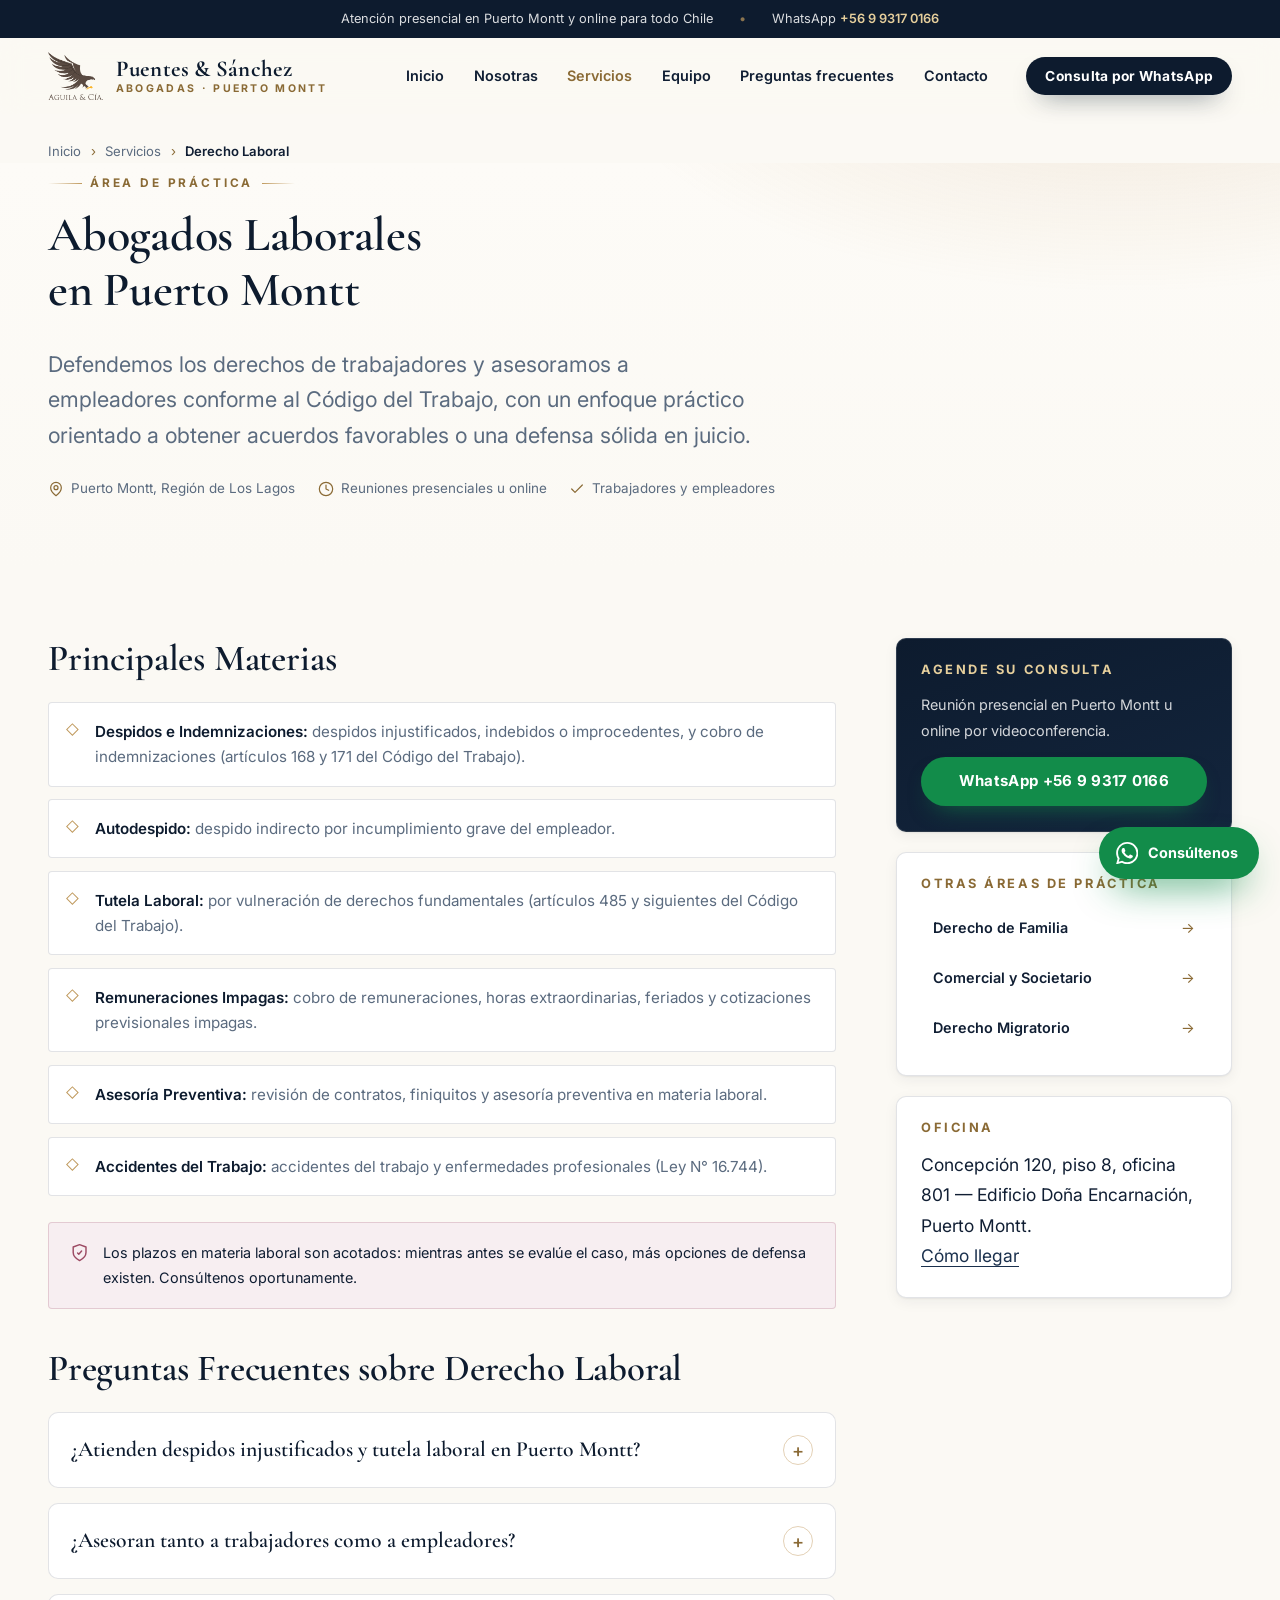
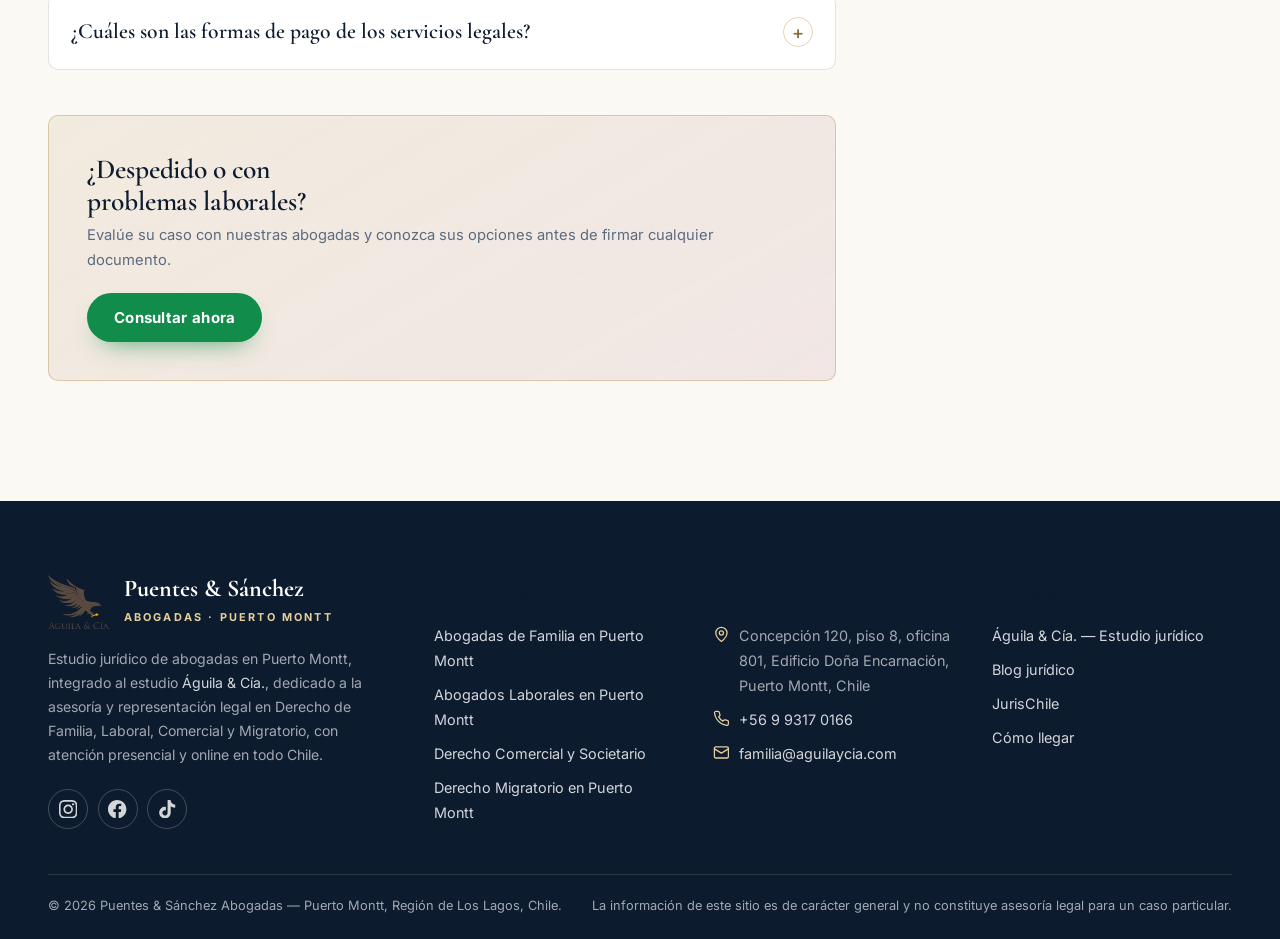
<file: servicios/derecho-laboral.html>
<!DOCTYPE html>
<html lang="es-CL">
<head>
  <meta charset="utf-8">
  <meta name="viewport" content="width=device-width, initial-scale=1">

  <title>Abogado Laboral en Puerto Montt | Puentes &amp; Sánchez Abogadas</title>
  <meta name="description" content="Despidos injustificados, cobro de indemnizaciones, tutela laboral y accidentes del trabajo en Puerto Montt. Abogadas laborales, presencial u online. +56 9 9317 0166.">
  <link rel="canonical" href="https://www.puentesysanchez.com/servicios/derecho-laboral.html">
  <meta name="robots" content="index, follow, max-image-preview:large, max-snippet:-1, max-video-preview:-1">
  <meta name="theme-color" content="#0d1b2e">

  <meta name="geo.region" content="CL-LL">
  <meta name="geo.placename" content="Puerto Montt">
  <meta name="geo.position" content="-41.4731676;-72.9458102">

  <link rel="alternate" hreflang="es-cl" href="https://www.puentesysanchez.com/servicios/derecho-laboral.html">
  <link rel="alternate" hreflang="x-default" href="https://www.puentesysanchez.com/servicios/derecho-laboral.html">

  <meta property="og:type" content="article">
  <meta property="og:site_name" content="Puentes &amp; Sánchez Abogadas">
  <meta property="og:locale" content="es_CL">
  <meta property="og:title" content="Abogado Laboral en Puerto Montt | Puentes &amp; Sánchez Abogadas">
  <meta property="og:description" content="Despidos injustificados, indemnizaciones, tutela laboral y accidentes del trabajo. Defensa de trabajadores y asesoría a empleadores en Puerto Montt.">
  <meta property="og:url" content="https://www.puentesysanchez.com/servicios/derecho-laboral.html">
  <meta property="og:image" content="https://www.puentesysanchez.com/assets/img/logo.png">
  <meta name="twitter:card" content="summary_large_image">
  <meta name="twitter:title" content="Abogado Laboral en Puerto Montt | Puentes &amp; Sánchez Abogadas">
  <meta name="twitter:description" content="Despidos injustificados, indemnizaciones, tutela laboral y accidentes del trabajo. Abogadas laborales en Puerto Montt.">
  <meta name="twitter:image" content="https://www.puentesysanchez.com/assets/img/logo.png">
  <meta name="twitter:image:alt" content="Puentes &amp; Sánchez Abogadas — Estudio jurídico en Puerto Montt">
  <meta property="og:image:alt" content="Puentes &amp; Sánchez Abogadas — Estudio jurídico en Puerto Montt">
  <meta property="og:image:width" content="725">
  <meta property="og:image:height" content="635">

  <link rel="icon" type="image/svg+xml" href="../assets/img/favicon.svg">
  <link rel="apple-touch-icon" href="../assets/img/logo.png">
  <link rel="manifest" href="../site.webmanifest">
  <link rel="preconnect" href="https://fonts.googleapis.com">
  <link rel="preconnect" href="https://fonts.gstatic.com" crossorigin>
  <link rel="stylesheet" href="https://fonts.googleapis.com/css2?family=Cormorant+Garamond:ital,wght@0,500;0,600;0,700;1,500&amp;family=Inter:wght@400;500;600;700&amp;display=swap">
  <link rel="stylesheet" href="../assets/css/estilos.css">

  <script type="application/ld+json">
  {
    "@context": "https://schema.org",
    "@graph": [
      {
        "@type": "Service",
        "@id": "https://www.puentesysanchez.com/servicios/derecho-laboral.html#servicio",
        "name": "Derecho Laboral en Puerto Montt",
        "serviceType": "Derecho Laboral",
        "url": "https://www.puentesysanchez.com/servicios/derecho-laboral.html",
        "description": "Defensa de trabajadores y asesoría a empleadores conforme al Código del Trabajo: despidos injustificados, indemnizaciones, autodespido, tutela laboral, remuneraciones impagas y accidentes del trabajo.",
        "provider": { "@id": "https://www.puentesysanchez.com/#estudio" },
        "areaServed": [
          { "@type": "City", "name": "Puerto Montt" },
          { "@type": "AdministrativeArea", "name": "Región de Los Lagos" },
          { "@type": "Country", "name": "Chile" }
        ],
        "availableChannel": {
          "@type": "ServiceChannel",
          "serviceLocation": {
            "@type": "Place",
            "name": "Puentes & Sánchez Abogadas",
            "address": {
              "@type": "PostalAddress",
              "streetAddress": "Concepción 120, oficina 801, piso 8",
              "addressLocality": "Puerto Montt",
              "addressRegion": "Región de Los Lagos",
              "addressCountry": "CL"
            }
          },
          "servicePhone": "+56993170166"
        }
      },
      {
        "@type": "BreadcrumbList",
        "@id": "https://www.puentesysanchez.com/servicios/derecho-laboral.html#breadcrumb",
        "itemListElement": [
          { "@type": "ListItem", "position": 1, "name": "Inicio", "item": "https://www.puentesysanchez.com/" },
          { "@type": "ListItem", "position": 2, "name": "Servicios", "item": "https://www.puentesysanchez.com/#servicios" },
          { "@type": "ListItem", "position": 3, "name": "Derecho Laboral", "item": "https://www.puentesysanchez.com/servicios/derecho-laboral.html" }
        ]
      },
      {
        "@type": "FAQPage",
        "@id": "https://www.puentesysanchez.com/servicios/derecho-laboral.html#faq",
        "mainEntity": [
          {
            "@type": "Question",
            "name": "¿Atienden despidos injustificados y tutela laboral en Puerto Montt?",
            "acceptedAnswer": {
              "@type": "Answer",
              "text": "Sí. Atendemos despidos injustificados, indebidos o improcedentes, y el cobro de indemnizaciones (artículos 168 y 171 del Código del Trabajo); autodespido o despido indirecto por incumplimiento grave del empleador; y tutela laboral por vulneración de derechos fundamentales (artículos 485 y siguientes del Código del Trabajo)."
            }
          },
          {
            "@type": "Question",
            "name": "¿Asesoran tanto a trabajadores como a empleadores?",
            "acceptedAnswer": {
              "@type": "Answer",
              "text": "Sí. Defendemos los derechos de trabajadores y asesoramos a empleadores conforme al Código del Trabajo, con un enfoque práctico orientado a obtener acuerdos favorables o una defensa sólida en juicio. También realizamos revisión de contratos, finiquitos y asesoría preventiva en materia laboral."
            }
          },
          {
            "@type": "Question",
            "name": "¿Cuáles son las formas de pago de los servicios legales?",
            "acceptedAnswer": {
              "@type": "Answer",
              "text": "Las formas de pago disponibles son: efectivo, tarjeta de débito, tarjeta de crédito (Visa, Mastercard) y transferencia bancaria."
            }
          }
        ]
      }
    ]
  }
  </script>
</head>
<body>
  <a class="skip-link" href="#contenido">Saltar al contenido principal</a>

  <div class="topbar" role="region" aria-label="Aviso de contacto">
    <div class="container topbar__inner">
      <span>Atención presencial en Puerto Montt y online para todo Chile</span>
      <span class="topbar__dot" aria-hidden="true">•</span>
      <span>WhatsApp <a href="https://wa.me/56993170166" rel="noopener" target="_blank">+56 9 9317 0166</a></span>
    </div>
  </div>

  <header class="site-header">
    <div class="container header__inner">
      <a class="brand" href="../index.html" aria-label="Puentes &amp; Sánchez Abogadas — Inicio">
        <img src="../assets/img/logo-400.png" alt="Logo de Puentes &amp; Sánchez Abogadas, estudio jurídico en Puerto Montt" width="400" height="350">
        <span class="brand__text">
          <span class="brand__name">Puentes &amp; Sánchez</span>
          <span class="brand__tag">Abogadas · Puerto Montt</span>
        </span>
      </a>
      <nav class="nav" id="menu-principal" aria-label="Navegación principal">
        <a href="../index.html#inicio">Inicio</a>
        <a href="../index.html#nosotros">Nosotras</a>
        <a href="../index.html#servicios" aria-current="page">Servicios</a>
        <a href="../index.html#equipo">Equipo</a>
        <a href="../index.html#preguntas-frecuentes">Preguntas frecuentes</a>
        <a href="../index.html#contacto">Contacto</a>
      </nav>
      <div class="header__cta">
        <a class="btn btn--navy" href="https://wa.me/56993170166" rel="noopener" target="_blank">Consulta por WhatsApp</a>
      </div>
      <button class="nav-toggle" type="button" aria-expanded="false" aria-controls="menu-principal" aria-label="Abrir menú de navegación">
        <span class="nav-toggle__box" aria-hidden="true"><span></span><span></span><span></span></span>
      </button>
    </div>
  </header>

  <main id="contenido">
    <div class="container">
      <nav class="breadcrumbs" aria-label="Ruta de navegación">
        <ol>
          <li><a href="../index.html">Inicio</a></li>
          <li><a href="../index.html#servicios">Servicios</a></li>
          <li><span aria-current="page">Derecho Laboral</span></li>
        </ol>
      </nav>
    </div>

    <section class="page-hero" aria-labelledby="titulo-servicio">
      <div class="container">
        <span class="eyebrow">Área de práctica</span>
        <h1 id="titulo-servicio">Abogados Laborales en Puerto Montt</h1>
        <p class="lead">Defendemos los derechos de trabajadores y asesoramos a empleadores conforme al Código del Trabajo, con un enfoque práctico orientado a obtener acuerdos favorables o una defensa sólida en juicio.</p>
        <div class="page-hero__meta">
          <span>
            <svg viewBox="0 0 24 24" fill="none" stroke="currentColor" stroke-width="1.8" stroke-linecap="round" stroke-linejoin="round" aria-hidden="true"><path d="M20 10c0 6-8 12-8 12s-8-6-8-12a8 8 0 0 1 16 0z"/><circle cx="12" cy="10" r="3"/></svg>
            Puerto Montt, Región de Los Lagos
          </span>
          <span>
            <svg viewBox="0 0 24 24" fill="none" stroke="currentColor" stroke-width="1.8" stroke-linecap="round" stroke-linejoin="round" aria-hidden="true"><circle cx="12" cy="12" r="10"/><path d="M12 6v6l4 2"/></svg>
            Reuniones presenciales u online
          </span>
          <span>
            <svg viewBox="0 0 24 24" fill="none" stroke="currentColor" stroke-width="1.8" stroke-linecap="round" stroke-linejoin="round" aria-hidden="true"><path d="M20 6 9 17l-5-5"/></svg>
            Trabajadores y empleadores
          </span>
        </div>
      </div>
    </section>

    <div class="container service-layout">
      <article class="prose">
        <h2>Principales Materias</h2>
        <ul class="matters">
          <li><strong>Despidos e Indemnizaciones:</strong> despidos injustificados, indebidos o improcedentes, y cobro de indemnizaciones (artículos 168 y 171 del Código del Trabajo).</li>
          <li><strong>Autodespido:</strong> despido indirecto por incumplimiento grave del empleador.</li>
          <li><strong>Tutela Laboral:</strong> por vulneración de derechos fundamentales (artículos 485 y siguientes del Código del Trabajo).</li>
          <li><strong>Remuneraciones Impagas:</strong> cobro de remuneraciones, horas extraordinarias, feriados y cotizaciones previsionales impagas.</li>
          <li><strong>Asesoría Preventiva:</strong> revisión de contratos, finiquitos y asesoría preventiva en materia laboral.</li>
          <li><strong>Accidentes del Trabajo:</strong> accidentes del trabajo y enfermedades profesionales (Ley N° 16.744).</li>
        </ul>

        <div class="law-note">
          <svg viewBox="0 0 24 24" fill="none" stroke="currentColor" stroke-width="1.8" stroke-linecap="round" stroke-linejoin="round" aria-hidden="true"><path d="M12 22s8-4 8-10V5l-8-3-8 3v7c0 6 8 10 8 10z"/><path d="M9.5 12.5 11 14l3.5-4"/></svg>
          <p>Los plazos en materia laboral son acotados: mientras antes se evalúe el caso, más opciones de defensa existen. Consúltenos oportunamente.</p>
        </div>

        <h2>Preguntas Frecuentes sobre Derecho Laboral</h2>
        <div class="faq">
          <details name="faq">
            <summary>¿Atienden despidos injustificados y tutela laboral en Puerto Montt?</summary>
            <div class="faq__body">
              <p>Sí. Atendemos despidos injustificados, indebidos o improcedentes, y el cobro de indemnizaciones (artículos 168 y 171 del Código del Trabajo); autodespido o despido indirecto por incumplimiento grave del empleador; y tutela laboral por vulneración de derechos fundamentales (artículos 485 y siguientes del Código del Trabajo).</p>
            </div>
          </details>
          <details name="faq">
            <summary>¿Asesoran tanto a trabajadores como a empleadores?</summary>
            <div class="faq__body">
              <p>Sí. Defendemos los derechos de trabajadores y asesoramos a empleadores conforme al Código del Trabajo, con un enfoque práctico orientado a obtener acuerdos favorables o una defensa sólida en juicio. También realizamos revisión de contratos, finiquitos y asesoría preventiva.</p>
            </div>
          </details>
          <details name="faq">
            <summary>¿Cuáles son las formas de pago de los servicios legales?</summary>
            <div class="faq__body">
              <p>Ponemos a su disposición las siguientes formas de pago: efectivo, tarjeta de débito, tarjeta de crédito (Visa, Mastercard) y transferencias bancarias. Si requiere más detalles, por favor consúltenos.</p>
            </div>
          </details>
        </div>

        <div class="cta-band">
          <div>
            <h2>¿Despedido o con problemas laborales?</h2>
            <p>Evalúe su caso con nuestras abogadas y conozca sus opciones antes de firmar cualquier documento.</p>
          </div>
          <a class="btn btn--wa" href="https://wa.me/56993170166?text=Hola%2C%20necesito%20asesor%C3%ADa%20en%20Derecho%20Laboral." rel="noopener" target="_blank">Consultar ahora</a>
        </div>
      </article>

      <aside class="sidebar" aria-label="Información de contacto y otras áreas">
        <div class="sidebar__card sidebar__card--navy">
          <h3>Agende su consulta</h3>
          <p>Reunión presencial en Puerto Montt u online por videoconferencia.</p>
          <a class="btn btn--wa" href="https://wa.me/56993170166?text=Hola%2C%20quisiera%20agendar%20una%20consulta%20laboral." rel="noopener" target="_blank">WhatsApp +56 9 9317 0166</a>
        </div>
        <div class="sidebar__card">
          <h3>Otras áreas de práctica</h3>
          <ul class="sidebar__list">
            <li><a href="derecho-de-familia.html">Derecho de Familia</a></li>
            <li><a href="derecho-comercial.html">Comercial y Societario</a></li>
            <li><a href="derecho-migratorio.html">Derecho Migratorio</a></li>
          </ul>
        </div>
        <div class="sidebar__card">
          <h3>Oficina</h3>
          <address>
            Concepción 120, piso 8, oficina 801 — Edificio Doña Encarnación, Puerto Montt.<br>
            <a href="https://maps.google.com/?q=Concepci%C3%B3n+120%2C+Puerto+Montt%2C+Chile" rel="noopener" target="_blank">Cómo llegar</a>
          </address>
        </div>
      </aside>
    </div>
  </main>

  <footer class="site-footer">
    <div class="container">
      <div class="footer__grid">
        <div>
          <div class="footer__brand">
            <img src="../assets/img/logo-400.png" alt="" width="400" height="350" loading="lazy">
            <span>
              <span class="footer__brand-name">Puentes &amp; Sánchez</span><br>
              <span class="footer__brand-tag">Abogadas · Puerto Montt</span>
            </span>
          </div>
          <p class="footer__about">Estudio jurídico de abogadas en Puerto Montt, integrado al estudio <a href="https://www.aguilaycia.cl/" rel="noopener" target="_blank">Águila &amp; Cía.</a>, dedicado a la asesoría y representación legal en Derecho de Familia, Laboral, Comercial y Migratorio, con atención presencial y online en todo Chile.</p>
          <div class="footer__social">
            <a class="social-btn" href="#" data-social="instagram" aria-label="Instagram de Puentes &amp; Sánchez Abogadas">
              <svg viewBox="0 0 24 24" fill="currentColor" aria-hidden="true"><path d="M12 0C8.74 0 8.333.015 7.053.072 5.775.132 4.905.333 4.14.63c-.789.306-1.459.717-2.126 1.384S.935 3.35.63 4.14C.333 4.905.131 5.775.072 7.053.012 8.333 0 8.74 0 12s.015 3.667.072 4.947c.06 1.277.261 2.148.558 2.913.306.788.717 1.459 1.384 2.126.667.666 1.336 1.079 2.126 1.384.766.296 1.636.499 2.913.558C8.333 23.988 8.74 24 12 24s3.667-.015 4.947-.072c1.277-.06 2.148-.262 2.913-.558.788-.306 1.459-.718 2.126-1.384.666-.667 1.079-1.335 1.384-2.126.296-.765.499-1.636.558-2.913.06-1.28.072-1.687.072-4.947s-.015-3.667-.072-4.947c-.06-1.277-.262-2.149-.558-2.913-.306-.789-.718-1.459-1.384-2.126C21.319 1.347 20.651.935 19.86.63c-.765-.297-1.636-.499-2.913-.558C15.667.012 15.26 0 12 0zm0 2.16c3.203 0 3.585.016 4.85.071 1.17.055 1.805.249 2.227.415.562.217.96.477 1.382.896.419.42.679.819.896 1.381.164.422.36 1.057.413 2.227.057 1.266.07 1.646.07 4.85s-.015 3.585-.074 4.85c-.061 1.17-.256 1.805-.421 2.227-.224.562-.479.96-.899 1.382-.419.419-.824.679-1.38.896-.42.164-1.065.36-2.235.413-1.274.057-1.649.07-4.859.07-3.211 0-3.586-.015-4.859-.074-1.171-.061-1.816-.256-2.236-.421-.569-.224-.96-.479-1.379-.899-.421-.419-.69-.824-.9-1.38-.165-.42-.359-1.065-.42-2.235-.045-1.26-.061-1.649-.061-4.844 0-3.196.016-3.586.061-4.861.061-1.17.255-1.814.42-2.234.21-.57.479-.96.9-1.381.419-.419.81-.689 1.379-.898.42-.166 1.051-.361 2.221-.421 1.275-.045 1.65-.06 4.859-.06l.045.03zm0 3.678c-3.405 0-6.162 2.76-6.162 6.162 0 3.405 2.76 6.162 6.162 6.162 3.405 0 6.162-2.76 6.162-6.162 0-3.405-2.76-6.162-6.162-6.162zM12 16c-2.21 0-4-1.79-4-4s1.79-4 4-4 4 1.79 4 4-1.79 4-4 4zm7.846-10.405c0 .795-.646 1.44-1.44 1.44-.795 0-1.44-.646-1.44-1.44 0-.794.646-1.439 1.44-1.439.793-.001 1.44.645 1.44 1.439z"/></svg>
            </a>
            <a class="social-btn" href="#" data-social="facebook" aria-label="Facebook de Puentes &amp; Sánchez Abogadas">
              <svg viewBox="0 0 24 24" fill="currentColor" aria-hidden="true"><path d="M24 12.073c0-6.627-5.373-12-12-12s-12 5.373-12 12c0 5.99 4.388 10.954 10.125 11.854v-8.385H7.078v-3.47h3.047V9.43c0-3.007 1.792-4.669 4.533-4.669 1.312 0 2.686.235 2.686.235v2.953H15.83c-1.491 0-1.956.925-1.956 1.874v2.25h3.328l-.532 3.47h-2.796v8.385C19.612 23.027 24 18.062 24 12.073z"/></svg>
            </a>
            <a class="social-btn" href="#" data-social="tiktok" aria-label="TikTok de Puentes &amp; Sánchez Abogadas">
              <svg viewBox="0 0 24 24" fill="currentColor" aria-hidden="true"><path d="M12.525.02c1.31-.02 2.61-.01 3.91-.02.08 1.53.63 3.09 1.75 4.17 1.12 1.11 2.7 1.62 4.24 1.79v4.03c-1.44-.05-2.89-.35-4.2-.97-.57-.26-1.1-.59-1.62-.93-.01 2.92.01 5.84-.02 8.75-.08 1.4-.54 2.79-1.35 3.94-1.31 1.92-3.58 3.17-5.91 3.21-1.43.08-2.86-.31-4.08-1.03-2.02-1.19-3.44-3.37-3.65-5.71-.02-.5-.03-1-.01-1.49.18-1.9 1.12-3.72 2.58-4.96 1.66-1.44 3.98-2.13 6.15-1.72.02 1.48-.04 2.96-.04 4.44-.99-.32-2.15-.23-3.02.37-.63.41-1.11 1.04-1.36 1.75-.21.51-.15 1.07-.14 1.61.24 1.64 1.82 3.02 3.5 2.87 1.12-.01 2.19-.66 2.77-1.61.19-.33.4-.67.41-1.06.1-1.79.06-3.57.07-5.36.01-4.03-.01-8.05.02-12.07z"/></svg>
            </a>
          </div>
        </div>
        <div>
          <h3>Servicios</h3>
          <ul class="footer__list">
            <li><a href="derecho-de-familia.html">Abogadas de Familia en Puerto Montt</a></li>
            <li><a href="derecho-laboral.html">Abogados Laborales en Puerto Montt</a></li>
            <li><a href="derecho-comercial.html">Derecho Comercial y Societario</a></li>
            <li><a href="derecho-migratorio.html">Derecho Migratorio en Puerto Montt</a></li>
          </ul>
        </div>
        <div>
          <h3>Contacto</h3>
          <ul class="footer__list footer__contact">
            <li>
              <svg viewBox="0 0 24 24" fill="none" stroke="currentColor" stroke-width="1.8" stroke-linecap="round" stroke-linejoin="round" aria-hidden="true"><path d="M20 10c0 6-8 12-8 12s-8-6-8-12a8 8 0 0 1 16 0z"/><circle cx="12" cy="10" r="3"/></svg>
              <address>Concepción 120, piso 8, oficina 801, Edificio Doña Encarnación, Puerto Montt, Chile</address>
            </li>
            <li>
              <svg viewBox="0 0 24 24" fill="none" stroke="currentColor" stroke-width="1.8" stroke-linecap="round" stroke-linejoin="round" aria-hidden="true"><path d="M22 16.92v3a2 2 0 0 1-2.18 2 19.79 19.79 0 0 1-8.63-3.07 19.5 19.5 0 0 1-6-6 19.79 19.79 0 0 1-3.07-8.67A2 2 0 0 1 4.11 2h3a2 2 0 0 1 2 1.72c.127.96.361 1.903.7 2.81a2 2 0 0 1-.45 2.11L8.09 9.91a16 16 0 0 0 6 6l1.27-1.27a2 2 0 0 1 2.11-.45c.907.339 1.85.573 2.81.7A2 2 0 0 1 22 16.92z"/></svg>
              <a href="https://wa.me/56993170166" rel="noopener" target="_blank">+56 9 9317 0166</a>
            </li>
            <li>
              <svg viewBox="0 0 24 24" fill="none" stroke="currentColor" stroke-width="1.8" stroke-linecap="round" stroke-linejoin="round" aria-hidden="true"><rect x="2" y="4" width="20" height="16" rx="2"/><path d="m22 7-10 6L2 7"/></svg>
              <a href="mailto:familia@aguilaycia.com">familia@aguilaycia.com</a>
            </li>
          </ul>
        </div>
        <div>
          <h3>Ecosistema Legal</h3>
          <ul class="footer__list">
            <li><a href="https://www.aguilaycia.cl/" rel="noopener" target="_blank">Águila &amp; Cía. — Estudio jurídico</a></li>
            <li><a href="https://www.aguilaycia.cl/blog" rel="noopener" target="_blank">Blog jurídico</a></li>
            <li><a href="https://www.jurischile.com/" rel="noopener" target="_blank">JurisChile</a></li>
            <li><a href="https://www.google.com/maps?q=Concepci%C3%B3n+120%2C+Puerto+Montt%2C+Chile" rel="noopener" target="_blank">Cómo llegar</a></li>
          </ul>
        </div>
      </div>
      <div class="footer__bottom">
        <p>© <span data-year>2026</span> Puentes &amp; Sánchez Abogadas — Puerto Montt, Región de Los Lagos, Chile.</p>
        <p class="footer__legal">
          <span>La información de este sitio es de carácter general y no constituye asesoría legal para un caso particular.</span>
        </p>
      </div>
    </div>
  </footer>

  <a class="wa-float" href="https://wa.me/56993170166?text=Hola%2C%20necesito%20asesor%C3%ADa%20en%20Derecho%20Laboral." rel="noopener" target="_blank" aria-label="Escribir por WhatsApp a Puentes &amp; Sánchez Abogadas">
    <svg viewBox="0 0 24 24" fill="currentColor" aria-hidden="true"><path d="M17.472 14.382c-.297-.149-1.758-.867-2.03-.967-.273-.099-.471-.148-.67.15-.197.297-.767.966-.94 1.164-.173.199-.347.223-.644.075-.297-.15-1.255-.463-2.39-1.475-.883-.788-1.48-1.761-1.653-2.059-.173-.297-.018-.458.13-.606.134-.133.298-.347.446-.52.149-.174.198-.298.298-.497.099-.198.05-.371-.025-.52-.075-.149-.669-1.612-.916-2.207-.242-.579-.487-.5-.669-.51-.173-.008-.371-.01-.57-.01-.198 0-.52.074-.792.372-.272.297-1.04 1.016-1.04 2.479 0 1.462 1.065 2.875 1.213 3.074.149.198 2.096 3.2 5.077 4.487.709.306 1.262.489 1.694.625.712.227 1.36.195 1.871.118.571-.085 1.758-.719 2.006-1.413.248-.694.248-1.289.173-1.413-.074-.124-.272-.198-.57-.347m-5.421 7.403h-.004a9.87 9.87 0 0 1-5.031-1.378l-.361-.214-3.741.982.998-3.648-.235-.374a9.86 9.86 0 0 1-1.51-5.26c.001-5.45 4.436-9.884 9.888-9.884 2.64 0 5.122 1.03 6.988 2.898a9.825 9.825 0 0 1 2.893 6.994c-.003 5.45-4.437 9.884-9.885 9.884m8.413-18.297A11.815 11.815 0 0 0 12.05 0C5.495 0 .16 5.335.157 11.892c0 2.096.547 4.142 1.588 5.945L.057 24l6.305-1.654a11.882 11.882 0 0 0 5.683 1.448h.005c6.554 0 11.89-5.335 11.893-11.893a11.821 11.821 0 0 0-3.48-8.413Z"/></svg>
    <span>Consúltenos</span>
  </a>
  <button class="to-top" type="button" aria-label="Volver arriba">
    <svg viewBox="0 0 24 24" fill="none" stroke="currentColor" stroke-width="2" stroke-linecap="round" stroke-linejoin="round" aria-hidden="true"><path d="m18 15-6-6-6 6"/></svg>
  </button>

  <script src="../assets/js/main.js" defer></script>
</body>
</html>
</file>
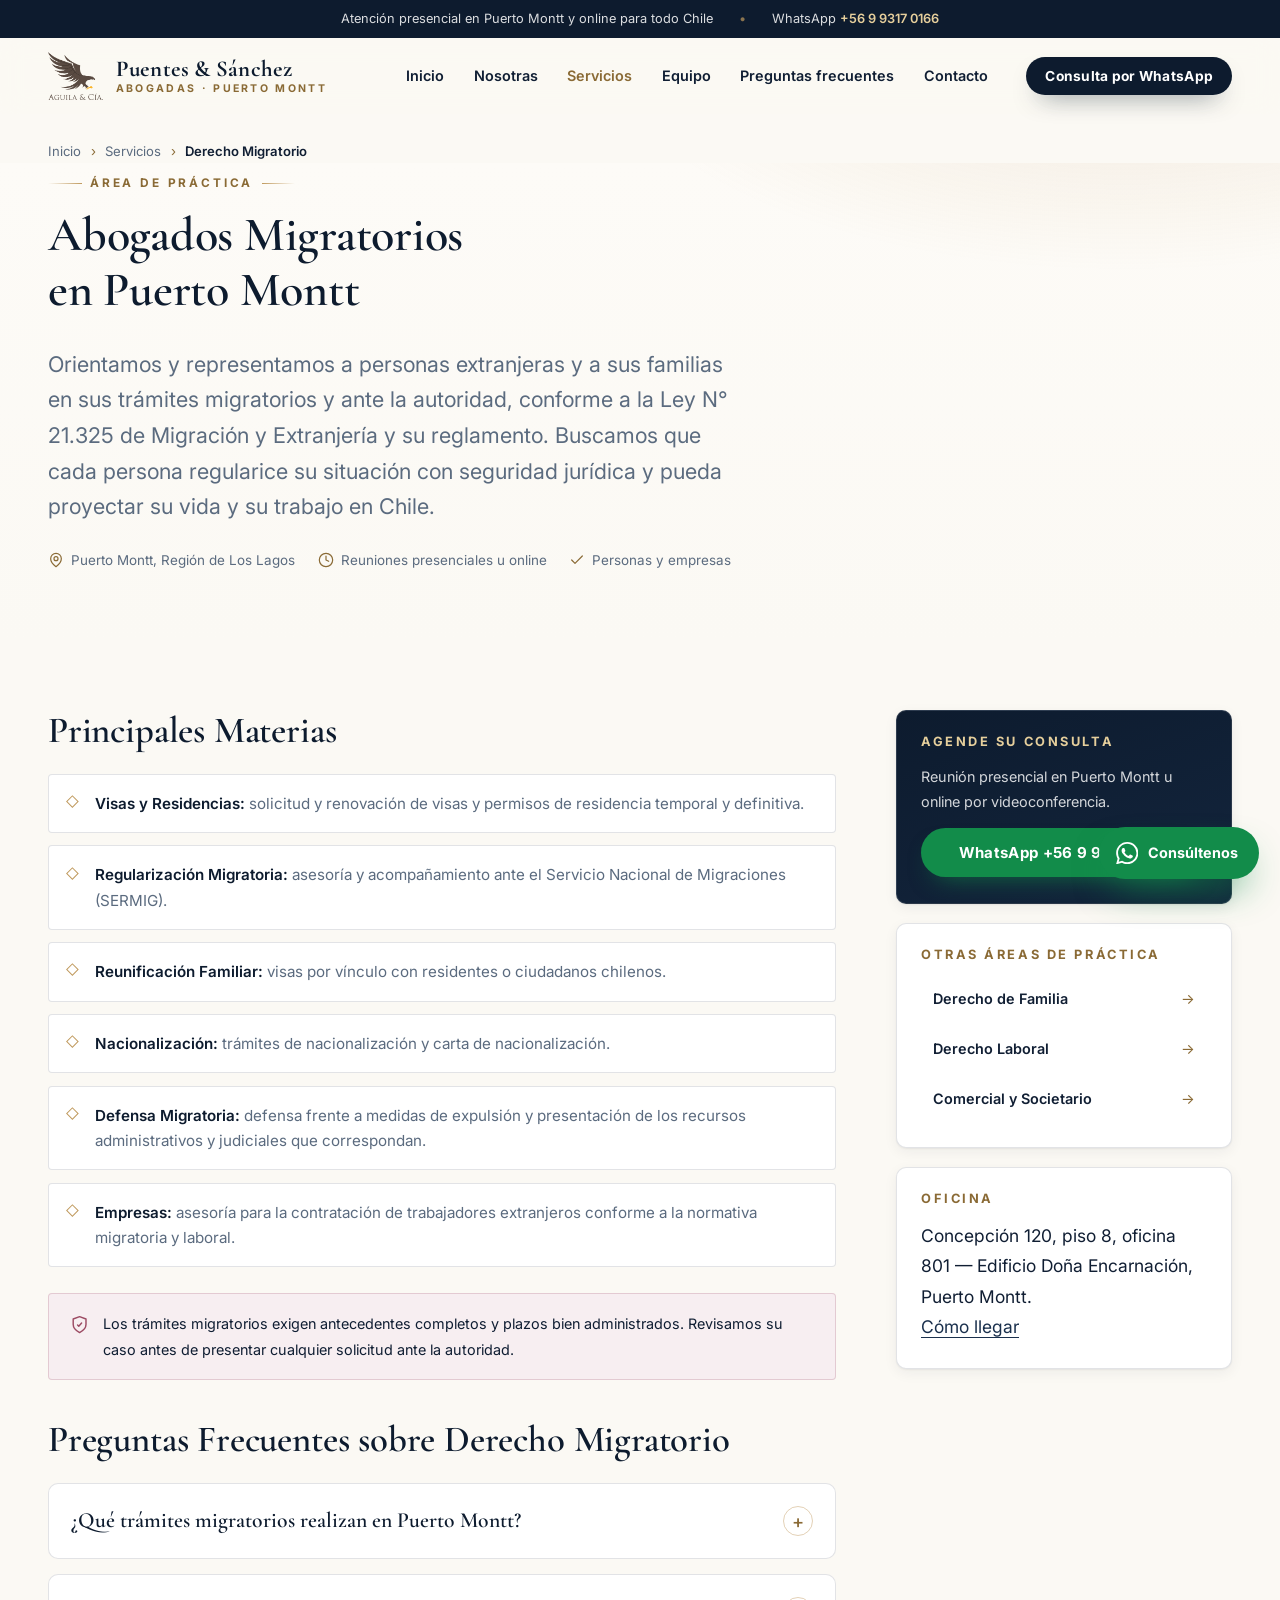
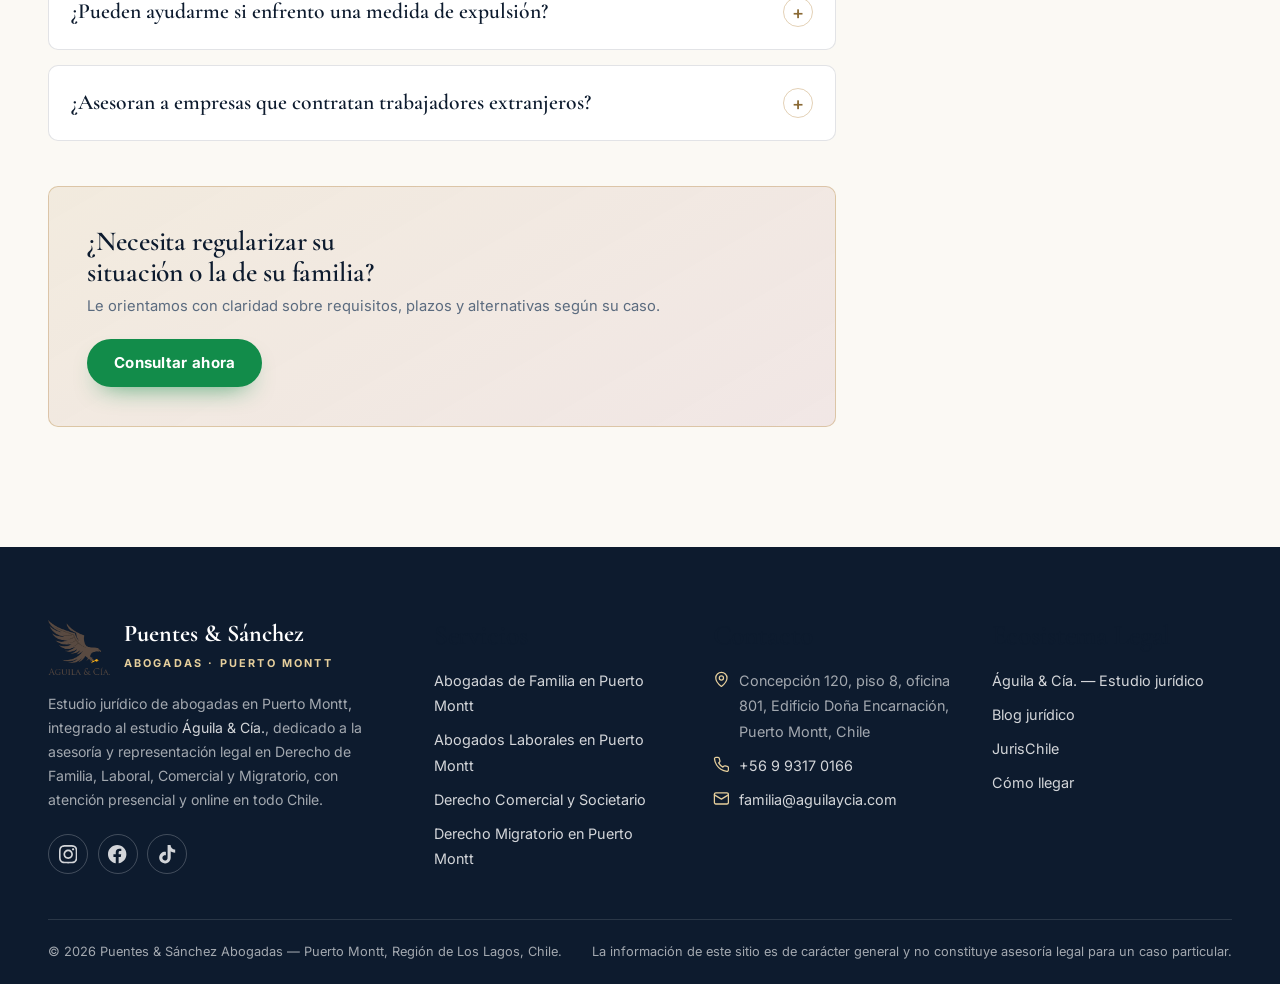
<file: servicios/derecho-migratorio.html>
<!DOCTYPE html>
<html lang="es-CL">
<head>
  <meta charset="utf-8">
  <meta name="viewport" content="width=device-width, initial-scale=1">

  <title>Abogado Migratorio en Puerto Montt | Puentes &amp; Sánchez Abogadas</title>
  <meta name="description" content="Visas, residencia temporal y definitiva, regularización ante SERMIG, reunificación familiar y nacionalización en Puerto Montt. Abogadas migratorias. +56 9 9317 0166.">
  <link rel="canonical" href="https://www.puentesysanchez.com/servicios/derecho-migratorio.html">
  <meta name="robots" content="index, follow, max-image-preview:large, max-snippet:-1, max-video-preview:-1">
  <meta name="theme-color" content="#0d1b2e">

  <meta name="geo.region" content="CL-LL">
  <meta name="geo.placename" content="Puerto Montt">
  <meta name="geo.position" content="-41.4731676;-72.9458102">

  <link rel="alternate" hreflang="es-cl" href="https://www.puentesysanchez.com/servicios/derecho-migratorio.html">
  <link rel="alternate" hreflang="x-default" href="https://www.puentesysanchez.com/servicios/derecho-migratorio.html">

  <meta property="og:type" content="article">
  <meta property="og:site_name" content="Puentes &amp; Sánchez Abogadas">
  <meta property="og:locale" content="es_CL">
  <meta property="og:title" content="Abogado Migratorio en Puerto Montt | Puentes &amp; Sánchez Abogadas">
  <meta property="og:description" content="Trámites migratorios en Puerto Montt: visas, residencia, regularización ante SERMIG, reunificación familiar y nacionalización.">
  <meta property="og:url" content="https://www.puentesysanchez.com/servicios/derecho-migratorio.html">
  <meta property="og:image" content="https://www.puentesysanchez.com/assets/img/logo.png">
  <meta name="twitter:card" content="summary_large_image">
  <meta name="twitter:title" content="Abogado Migratorio en Puerto Montt | Puentes &amp; Sánchez Abogadas">
  <meta name="twitter:description" content="Visas, residencia, regularización ante SERMIG, reunificación familiar y nacionalización. Abogadas migratorias en Puerto Montt.">
  <meta name="twitter:image" content="https://www.puentesysanchez.com/assets/img/logo.png">
  <meta name="twitter:image:alt" content="Puentes &amp; Sánchez Abogadas — Estudio jurídico en Puerto Montt">
  <meta property="og:image:alt" content="Puentes &amp; Sánchez Abogadas — Estudio jurídico en Puerto Montt">
  <meta property="og:image:width" content="725">
  <meta property="og:image:height" content="635">

  <link rel="icon" type="image/svg+xml" href="../assets/img/favicon.svg">
  <link rel="apple-touch-icon" href="../assets/img/logo.png">
  <link rel="manifest" href="../site.webmanifest">
  <link rel="preconnect" href="https://fonts.googleapis.com">
  <link rel="preconnect" href="https://fonts.gstatic.com" crossorigin>
  <link rel="stylesheet" href="https://fonts.googleapis.com/css2?family=Cormorant+Garamond:ital,wght@0,500;0,600;0,700;1,500&amp;family=Inter:wght@400;500;600;700&amp;display=swap">
  <link rel="stylesheet" href="../assets/css/estilos.css">

  <script type="application/ld+json">
  {
    "@context": "https://schema.org",
    "@graph": [
      {
        "@type": "Service",
        "@id": "https://www.puentesysanchez.com/servicios/derecho-migratorio.html#servicio",
        "name": "Derecho Migratorio en Puerto Montt",
        "serviceType": "Derecho Migratorio",
        "url": "https://www.puentesysanchez.com/servicios/derecho-migratorio.html",
        "description": "Asesoría y representación en trámites migratorios conforme a la Ley N° 21.325: visas y residencias, regularización ante SERMIG, reunificación familiar, nacionalización y defensa frente a medidas de expulsión.",
        "provider": { "@id": "https://www.puentesysanchez.com/#estudio" },
        "areaServed": [
          { "@type": "City", "name": "Puerto Montt" },
          { "@type": "AdministrativeArea", "name": "Región de Los Lagos" },
          { "@type": "Country", "name": "Chile" }
        ],
        "availableChannel": {
          "@type": "ServiceChannel",
          "serviceLocation": {
            "@type": "Place",
            "name": "Puentes & Sánchez Abogadas",
            "address": {
              "@type": "PostalAddress",
              "streetAddress": "Concepción 120, oficina 801, piso 8",
              "addressLocality": "Puerto Montt",
              "addressRegion": "Región de Los Lagos",
              "addressCountry": "CL"
            }
          },
          "servicePhone": "+56993170166"
        }
      },
      {
        "@type": "BreadcrumbList",
        "@id": "https://www.puentesysanchez.com/servicios/derecho-migratorio.html#breadcrumb",
        "itemListElement": [
          { "@type": "ListItem", "position": 1, "name": "Inicio", "item": "https://www.puentesysanchez.com/" },
          { "@type": "ListItem", "position": 2, "name": "Servicios", "item": "https://www.puentesysanchez.com/#servicios" },
          { "@type": "ListItem", "position": 3, "name": "Derecho Migratorio", "item": "https://www.puentesysanchez.com/servicios/derecho-migratorio.html" }
        ]
      },
      {
        "@type": "FAQPage",
        "@id": "https://www.puentesysanchez.com/servicios/derecho-migratorio.html#faq",
        "mainEntity": [
          {
            "@type": "Question",
            "name": "¿Qué trámites migratorios realizan en Puerto Montt?",
            "acceptedAnswer": {
              "@type": "Answer",
              "text": "Realizamos solicitud y renovación de visas y permisos de residencia temporal y definitiva; regularización migratoria y asesoría ante el Servicio Nacional de Migraciones (SERMIG); reunificación familiar y visas por vínculo con residentes o ciudadanos chilenos; trámites de nacionalización y carta de nacionalización."
            }
          },
          {
            "@type": "Question",
            "name": "¿Pueden ayudarme si enfrento una medida de expulsión?",
            "acceptedAnswer": {
              "@type": "Answer",
              "text": "Sí. Asumimos la defensa frente a medidas de expulsión y presentamos los recursos administrativos y judiciales que correspondan, conforme a la Ley N° 21.325 de Migración y Extranjería y su reglamento."
            }
          },
          {
            "@type": "Question",
            "name": "¿Asesoran a empresas que contratan trabajadores extranjeros?",
            "acceptedAnswer": {
              "@type": "Answer",
              "text": "Sí. Asesoramos a empresas para la contratación de trabajadores extranjeros conforme a la normativa migratoria y laboral vigente."
            }
          }
        ]
      }
    ]
  }
  </script>
</head>
<body>
  <a class="skip-link" href="#contenido">Saltar al contenido principal</a>

  <div class="topbar" role="region" aria-label="Aviso de contacto">
    <div class="container topbar__inner">
      <span>Atención presencial en Puerto Montt y online para todo Chile</span>
      <span class="topbar__dot" aria-hidden="true">•</span>
      <span>WhatsApp <a href="https://wa.me/56993170166" rel="noopener" target="_blank">+56 9 9317 0166</a></span>
    </div>
  </div>

  <header class="site-header">
    <div class="container header__inner">
      <a class="brand" href="../index.html" aria-label="Puentes &amp; Sánchez Abogadas — Inicio">
        <img src="../assets/img/logo-400.png" alt="Logo de Puentes &amp; Sánchez Abogadas, estudio jurídico en Puerto Montt" width="400" height="350">
        <span class="brand__text">
          <span class="brand__name">Puentes &amp; Sánchez</span>
          <span class="brand__tag">Abogadas · Puerto Montt</span>
        </span>
      </a>
      <nav class="nav" id="menu-principal" aria-label="Navegación principal">
        <a href="../index.html#inicio">Inicio</a>
        <a href="../index.html#nosotros">Nosotras</a>
        <a href="../index.html#servicios" aria-current="page">Servicios</a>
        <a href="../index.html#equipo">Equipo</a>
        <a href="../index.html#preguntas-frecuentes">Preguntas frecuentes</a>
        <a href="../index.html#contacto">Contacto</a>
      </nav>
      <div class="header__cta">
        <a class="btn btn--navy" href="https://wa.me/56993170166" rel="noopener" target="_blank">Consulta por WhatsApp</a>
      </div>
      <button class="nav-toggle" type="button" aria-expanded="false" aria-controls="menu-principal" aria-label="Abrir menú de navegación">
        <span class="nav-toggle__box" aria-hidden="true"><span></span><span></span><span></span></span>
      </button>
    </div>
  </header>

  <main id="contenido">
    <div class="container">
      <nav class="breadcrumbs" aria-label="Ruta de navegación">
        <ol>
          <li><a href="../index.html">Inicio</a></li>
          <li><a href="../index.html#servicios">Servicios</a></li>
          <li><span aria-current="page">Derecho Migratorio</span></li>
        </ol>
      </nav>
    </div>

    <section class="page-hero" aria-labelledby="titulo-servicio">
      <div class="container">
        <span class="eyebrow">Área de práctica</span>
        <h1 id="titulo-servicio">Abogados Migratorios en Puerto Montt</h1>
        <p class="lead">Orientamos y representamos a personas extranjeras y a sus familias en sus trámites migratorios y ante la autoridad, conforme a la Ley N° 21.325 de Migración y Extranjería y su reglamento. Buscamos que cada persona regularice su situación con seguridad jurídica y pueda proyectar su vida y su trabajo en Chile.</p>
        <div class="page-hero__meta">
          <span>
            <svg viewBox="0 0 24 24" fill="none" stroke="currentColor" stroke-width="1.8" stroke-linecap="round" stroke-linejoin="round" aria-hidden="true"><path d="M20 10c0 6-8 12-8 12s-8-6-8-12a8 8 0 0 1 16 0z"/><circle cx="12" cy="10" r="3"/></svg>
            Puerto Montt, Región de Los Lagos
          </span>
          <span>
            <svg viewBox="0 0 24 24" fill="none" stroke="currentColor" stroke-width="1.8" stroke-linecap="round" stroke-linejoin="round" aria-hidden="true"><circle cx="12" cy="12" r="10"/><path d="M12 6v6l4 2"/></svg>
            Reuniones presenciales u online
          </span>
          <span>
            <svg viewBox="0 0 24 24" fill="none" stroke="currentColor" stroke-width="1.8" stroke-linecap="round" stroke-linejoin="round" aria-hidden="true"><path d="M20 6 9 17l-5-5"/></svg>
            Personas y empresas
          </span>
        </div>
      </div>
    </section>

    <div class="container service-layout">
      <article class="prose">
        <h2>Principales Materias</h2>
        <ul class="matters">
          <li><strong>Visas y Residencias:</strong> solicitud y renovación de visas y permisos de residencia temporal y definitiva.</li>
          <li><strong>Regularización Migratoria:</strong> asesoría y acompañamiento ante el Servicio Nacional de Migraciones (SERMIG).</li>
          <li><strong>Reunificación Familiar:</strong> visas por vínculo con residentes o ciudadanos chilenos.</li>
          <li><strong>Nacionalización:</strong> trámites de nacionalización y carta de nacionalización.</li>
          <li><strong>Defensa Migratoria:</strong> defensa frente a medidas de expulsión y presentación de los recursos administrativos y judiciales que correspondan.</li>
          <li><strong>Empresas:</strong> asesoría para la contratación de trabajadores extranjeros conforme a la normativa migratoria y laboral.</li>
        </ul>

        <div class="law-note">
          <svg viewBox="0 0 24 24" fill="none" stroke="currentColor" stroke-width="1.8" stroke-linecap="round" stroke-linejoin="round" aria-hidden="true"><path d="M12 22s8-4 8-10V5l-8-3-8 3v7c0 6 8 10 8 10z"/><path d="M9.5 12.5 11 14l3.5-4"/></svg>
          <p>Los trámites migratorios exigen antecedentes completos y plazos bien administrados. Revisamos su caso antes de presentar cualquier solicitud ante la autoridad.</p>
        </div>

        <h2>Preguntas Frecuentes sobre Derecho Migratorio</h2>
        <div class="faq">
          <details name="faq">
            <summary>¿Qué trámites migratorios realizan en Puerto Montt?</summary>
            <div class="faq__body">
              <p>Realizamos solicitud y renovación de visas y permisos de residencia temporal y definitiva; regularización migratoria y asesoría ante el Servicio Nacional de Migraciones (SERMIG); reunificación familiar y visas por vínculo con residentes o ciudadanos chilenos; trámites de nacionalización y carta de nacionalización.</p>
            </div>
          </details>
          <details name="faq">
            <summary>¿Pueden ayudarme si enfrento una medida de expulsión?</summary>
            <div class="faq__body">
              <p>Sí. Asumimos la defensa frente a medidas de expulsión y presentamos los recursos administrativos y judiciales que correspondan, conforme a la Ley N° 21.325 de Migración y Extranjería y su reglamento.</p>
            </div>
          </details>
          <details name="faq">
            <summary>¿Asesoran a empresas que contratan trabajadores extranjeros?</summary>
            <div class="faq__body">
              <p>Sí. Asesoramos a empresas para la contratación de trabajadores extranjeros conforme a la normativa migratoria y laboral vigente.</p>
            </div>
          </details>
        </div>

        <div class="cta-band">
          <div>
            <h2>¿Necesita regularizar su situación o la de su familia?</h2>
            <p>Le orientamos con claridad sobre requisitos, plazos y alternativas según su caso.</p>
          </div>
          <a class="btn btn--wa" href="https://wa.me/56993170166?text=Hola%2C%20necesito%20asesor%C3%ADa%20en%20Derecho%20Migratorio." rel="noopener" target="_blank">Consultar ahora</a>
        </div>
      </article>

      <aside class="sidebar" aria-label="Información de contacto y otras áreas">
        <div class="sidebar__card sidebar__card--navy">
          <h3>Agende su consulta</h3>
          <p>Reunión presencial en Puerto Montt u online por videoconferencia.</p>
          <a class="btn btn--wa" href="https://wa.me/56993170166?text=Hola%2C%20quisiera%20agendar%20una%20consulta%20migratoria." rel="noopener" target="_blank">WhatsApp +56 9 9317 0166</a>
        </div>
        <div class="sidebar__card">
          <h3>Otras áreas de práctica</h3>
          <ul class="sidebar__list">
            <li><a href="derecho-de-familia.html">Derecho de Familia</a></li>
            <li><a href="derecho-laboral.html">Derecho Laboral</a></li>
            <li><a href="derecho-comercial.html">Comercial y Societario</a></li>
          </ul>
        </div>
        <div class="sidebar__card">
          <h3>Oficina</h3>
          <address>
            Concepción 120, piso 8, oficina 801 — Edificio Doña Encarnación, Puerto Montt.<br>
            <a href="https://maps.google.com/?q=Concepci%C3%B3n+120%2C+Puerto+Montt%2C+Chile" rel="noopener" target="_blank">Cómo llegar</a>
          </address>
        </div>
      </aside>
    </div>
  </main>

  <footer class="site-footer">
    <div class="container">
      <div class="footer__grid">
        <div>
          <div class="footer__brand">
            <img src="../assets/img/logo-400.png" alt="" width="400" height="350" loading="lazy">
            <span>
              <span class="footer__brand-name">Puentes &amp; Sánchez</span><br>
              <span class="footer__brand-tag">Abogadas · Puerto Montt</span>
            </span>
          </div>
          <p class="footer__about">Estudio jurídico de abogadas en Puerto Montt, integrado al estudio <a href="https://www.aguilaycia.cl/" rel="noopener" target="_blank">Águila &amp; Cía.</a>, dedicado a la asesoría y representación legal en Derecho de Familia, Laboral, Comercial y Migratorio, con atención presencial y online en todo Chile.</p>
          <div class="footer__social">
            <a class="social-btn" href="#" data-social="instagram" aria-label="Instagram de Puentes &amp; Sánchez Abogadas">
              <svg viewBox="0 0 24 24" fill="currentColor" aria-hidden="true"><path d="M12 0C8.74 0 8.333.015 7.053.072 5.775.132 4.905.333 4.14.63c-.789.306-1.459.717-2.126 1.384S.935 3.35.63 4.14C.333 4.905.131 5.775.072 7.053.012 8.333 0 8.74 0 12s.015 3.667.072 4.947c.06 1.277.261 2.148.558 2.913.306.788.717 1.459 1.384 2.126.667.666 1.336 1.079 2.126 1.384.766.296 1.636.499 2.913.558C8.333 23.988 8.74 24 12 24s3.667-.015 4.947-.072c1.277-.06 2.148-.262 2.913-.558.788-.306 1.459-.718 2.126-1.384.666-.667 1.079-1.335 1.384-2.126.296-.765.499-1.636.558-2.913.06-1.28.072-1.687.072-4.947s-.015-3.667-.072-4.947c-.06-1.277-.262-2.149-.558-2.913-.306-.789-.718-1.459-1.384-2.126C21.319 1.347 20.651.935 19.86.63c-.765-.297-1.636-.499-2.913-.558C15.667.012 15.26 0 12 0zm0 2.16c3.203 0 3.585.016 4.85.071 1.17.055 1.805.249 2.227.415.562.217.96.477 1.382.896.419.42.679.819.896 1.381.164.422.36 1.057.413 2.227.057 1.266.07 1.646.07 4.85s-.015 3.585-.074 4.85c-.061 1.17-.256 1.805-.421 2.227-.224.562-.479.96-.899 1.382-.419.419-.824.679-1.38.896-.42.164-1.065.36-2.235.413-1.274.057-1.649.07-4.859.07-3.211 0-3.586-.015-4.859-.074-1.171-.061-1.816-.256-2.236-.421-.569-.224-.96-.479-1.379-.899-.421-.419-.69-.824-.9-1.38-.165-.42-.359-1.065-.42-2.235-.045-1.26-.061-1.649-.061-4.844 0-3.196.016-3.586.061-4.861.061-1.17.255-1.814.42-2.234.21-.57.479-.96.9-1.381.419-.419.81-.689 1.379-.898.42-.166 1.051-.361 2.221-.421 1.275-.045 1.65-.06 4.859-.06l.045.03zm0 3.678c-3.405 0-6.162 2.76-6.162 6.162 0 3.405 2.76 6.162 6.162 6.162 3.405 0 6.162-2.76 6.162-6.162 0-3.405-2.76-6.162-6.162-6.162zM12 16c-2.21 0-4-1.79-4-4s1.79-4 4-4 4 1.79 4 4-1.79 4-4 4zm7.846-10.405c0 .795-.646 1.44-1.44 1.44-.795 0-1.44-.646-1.44-1.44 0-.794.646-1.439 1.44-1.439.793-.001 1.44.645 1.44 1.439z"/></svg>
            </a>
            <a class="social-btn" href="#" data-social="facebook" aria-label="Facebook de Puentes &amp; Sánchez Abogadas">
              <svg viewBox="0 0 24 24" fill="currentColor" aria-hidden="true"><path d="M24 12.073c0-6.627-5.373-12-12-12s-12 5.373-12 12c0 5.99 4.388 10.954 10.125 11.854v-8.385H7.078v-3.47h3.047V9.43c0-3.007 1.792-4.669 4.533-4.669 1.312 0 2.686.235 2.686.235v2.953H15.83c-1.491 0-1.956.925-1.956 1.874v2.25h3.328l-.532 3.47h-2.796v8.385C19.612 23.027 24 18.062 24 12.073z"/></svg>
            </a>
            <a class="social-btn" href="#" data-social="tiktok" aria-label="TikTok de Puentes &amp; Sánchez Abogadas">
              <svg viewBox="0 0 24 24" fill="currentColor" aria-hidden="true"><path d="M12.525.02c1.31-.02 2.61-.01 3.91-.02.08 1.53.63 3.09 1.75 4.17 1.12 1.11 2.7 1.62 4.24 1.79v4.03c-1.44-.05-2.89-.35-4.2-.97-.57-.26-1.1-.59-1.62-.93-.01 2.92.01 5.84-.02 8.75-.08 1.4-.54 2.79-1.35 3.94-1.31 1.92-3.58 3.17-5.91 3.21-1.43.08-2.86-.31-4.08-1.03-2.02-1.19-3.44-3.37-3.65-5.71-.02-.5-.03-1-.01-1.49.18-1.9 1.12-3.72 2.58-4.96 1.66-1.44 3.98-2.13 6.15-1.72.02 1.48-.04 2.96-.04 4.44-.99-.32-2.15-.23-3.02.37-.63.41-1.11 1.04-1.36 1.75-.21.51-.15 1.07-.14 1.61.24 1.64 1.82 3.02 3.5 2.87 1.12-.01 2.19-.66 2.77-1.61.19-.33.4-.67.41-1.06.1-1.79.06-3.57.07-5.36.01-4.03-.01-8.05.02-12.07z"/></svg>
            </a>
          </div>
        </div>
        <div>
          <h3>Servicios</h3>
          <ul class="footer__list">
            <li><a href="derecho-de-familia.html">Abogadas de Familia en Puerto Montt</a></li>
            <li><a href="derecho-laboral.html">Abogados Laborales en Puerto Montt</a></li>
            <li><a href="derecho-comercial.html">Derecho Comercial y Societario</a></li>
            <li><a href="derecho-migratorio.html">Derecho Migratorio en Puerto Montt</a></li>
          </ul>
        </div>
        <div>
          <h3>Contacto</h3>
          <ul class="footer__list footer__contact">
            <li>
              <svg viewBox="0 0 24 24" fill="none" stroke="currentColor" stroke-width="1.8" stroke-linecap="round" stroke-linejoin="round" aria-hidden="true"><path d="M20 10c0 6-8 12-8 12s-8-6-8-12a8 8 0 0 1 16 0z"/><circle cx="12" cy="10" r="3"/></svg>
              <address>Concepción 120, piso 8, oficina 801, Edificio Doña Encarnación, Puerto Montt, Chile</address>
            </li>
            <li>
              <svg viewBox="0 0 24 24" fill="none" stroke="currentColor" stroke-width="1.8" stroke-linecap="round" stroke-linejoin="round" aria-hidden="true"><path d="M22 16.92v3a2 2 0 0 1-2.18 2 19.79 19.79 0 0 1-8.63-3.07 19.5 19.5 0 0 1-6-6 19.79 19.79 0 0 1-3.07-8.67A2 2 0 0 1 4.11 2h3a2 2 0 0 1 2 1.72c.127.96.361 1.903.7 2.81a2 2 0 0 1-.45 2.11L8.09 9.91a16 16 0 0 0 6 6l1.27-1.27a2 2 0 0 1 2.11-.45c.907.339 1.85.573 2.81.7A2 2 0 0 1 22 16.92z"/></svg>
              <a href="https://wa.me/56993170166" rel="noopener" target="_blank">+56 9 9317 0166</a>
            </li>
            <li>
              <svg viewBox="0 0 24 24" fill="none" stroke="currentColor" stroke-width="1.8" stroke-linecap="round" stroke-linejoin="round" aria-hidden="true"><rect x="2" y="4" width="20" height="16" rx="2"/><path d="m22 7-10 6L2 7"/></svg>
              <a href="mailto:familia@aguilaycia.com">familia@aguilaycia.com</a>
            </li>
          </ul>
        </div>
        <div>
          <h3>Ecosistema Legal</h3>
          <ul class="footer__list">
            <li><a href="https://www.aguilaycia.cl/" rel="noopener" target="_blank">Águila &amp; Cía. — Estudio jurídico</a></li>
            <li><a href="https://www.aguilaycia.cl/blog" rel="noopener" target="_blank">Blog jurídico</a></li>
            <li><a href="https://www.jurischile.com/" rel="noopener" target="_blank">JurisChile</a></li>
            <li><a href="https://www.google.com/maps?q=Concepci%C3%B3n+120%2C+Puerto+Montt%2C+Chile" rel="noopener" target="_blank">Cómo llegar</a></li>
          </ul>
        </div>
      </div>
      <div class="footer__bottom">
        <p>© <span data-year>2026</span> Puentes &amp; Sánchez Abogadas — Puerto Montt, Región de Los Lagos, Chile.</p>
        <p class="footer__legal">
          <span>La información de este sitio es de carácter general y no constituye asesoría legal para un caso particular.</span>
        </p>
      </div>
    </div>
  </footer>

  <a class="wa-float" href="https://wa.me/56993170166?text=Hola%2C%20necesito%20asesor%C3%ADa%20en%20Derecho%20Migratorio." rel="noopener" target="_blank" aria-label="Escribir por WhatsApp a Puentes &amp; Sánchez Abogadas">
    <svg viewBox="0 0 24 24" fill="currentColor" aria-hidden="true"><path d="M17.472 14.382c-.297-.149-1.758-.867-2.03-.967-.273-.099-.471-.148-.67.15-.197.297-.767.966-.94 1.164-.173.199-.347.223-.644.075-.297-.15-1.255-.463-2.39-1.475-.883-.788-1.48-1.761-1.653-2.059-.173-.297-.018-.458.13-.606.134-.133.298-.347.446-.52.149-.174.198-.298.298-.497.099-.198.05-.371-.025-.52-.075-.149-.669-1.612-.916-2.207-.242-.579-.487-.5-.669-.51-.173-.008-.371-.01-.57-.01-.198 0-.52.074-.792.372-.272.297-1.04 1.016-1.04 2.479 0 1.462 1.065 2.875 1.213 3.074.149.198 2.096 3.2 5.077 4.487.709.306 1.262.489 1.694.625.712.227 1.36.195 1.871.118.571-.085 1.758-.719 2.006-1.413.248-.694.248-1.289.173-1.413-.074-.124-.272-.198-.57-.347m-5.421 7.403h-.004a9.87 9.87 0 0 1-5.031-1.378l-.361-.214-3.741.982.998-3.648-.235-.374a9.86 9.86 0 0 1-1.51-5.26c.001-5.45 4.436-9.884 9.888-9.884 2.64 0 5.122 1.03 6.988 2.898a9.825 9.825 0 0 1 2.893 6.994c-.003 5.45-4.437 9.884-9.885 9.884m8.413-18.297A11.815 11.815 0 0 0 12.05 0C5.495 0 .16 5.335.157 11.892c0 2.096.547 4.142 1.588 5.945L.057 24l6.305-1.654a11.882 11.882 0 0 0 5.683 1.448h.005c6.554 0 11.89-5.335 11.893-11.893a11.821 11.821 0 0 0-3.48-8.413Z"/></svg>
    <span>Consúltenos</span>
  </a>
  <button class="to-top" type="button" aria-label="Volver arriba">
    <svg viewBox="0 0 24 24" fill="none" stroke="currentColor" stroke-width="2" stroke-linecap="round" stroke-linejoin="round" aria-hidden="true"><path d="m18 15-6-6-6 6"/></svg>
  </button>

  <script src="../assets/js/main.js" defer></script>
</body>
</html>
</file>
<file: assets/css/estilos.css>
/* ==========================================================================
   PUENTES & SÁNCHEZ ABOGADAS — Sistema de diseño 2026
   Dirección de arte: jurídico, moderno, elegante y femenino.
   Paleta: navy profundo + oro champagne + marfil + vino.
   Rendimiento: cero frameworks, CSS crítico en un solo archivo (< 40 KB).
   ========================================================================== */

/* --------------------------------------------------------------------------
   1. TOKENS
   -------------------------------------------------------------------------- */
:root {
  --ink: #101e33;
  --navy: #0d1b2e;
  --navy-800: #13253d;
  --navy-700: #1a304d;
  --gold: #c09a5e;
  --gold-300: #e6cf9c;
  --gold-600: #8a6a35;
  --rose: #9c4a63;
  --rose-50: #f7eef1;
  --ivory: #fbf9f4;
  --paper: #ffffff;
  --muted: #5b6b7f;
  --line: rgba(16, 30, 51, 0.12);
  --line-gold: rgba(192, 154, 94, 0.45);
  --shadow-sm: 0 1px 2px rgba(13, 27, 46, 0.06), 0 4px 14px rgba(13, 27, 46, 0.06);
  --shadow-lg: 0 2px 6px rgba(13, 27, 46, 0.08), 0 24px 60px -18px rgba(13, 27, 46, 0.28);

  --font-display: "Cormorant Garamond", "Times New Roman", Georgia, serif;
  --font-body: "Inter", -apple-system, "Segoe UI", Roboto, Helvetica, Arial, sans-serif;

  --step--1: clamp(0.86rem, 0.84rem + 0.12vw, 0.94rem);
  --step-0: clamp(1rem, 0.97rem + 0.18vw, 1.09rem);
  --step-1: clamp(1.15rem, 1.1rem + 0.35vw, 1.35rem);
  --step-2: clamp(1.35rem, 1.25rem + 0.7vw, 1.72rem);
  --step-3: clamp(1.6rem, 1.4rem + 1.3vw, 2.3rem);
  --step-4: clamp(1.9rem, 1.55rem + 2.2vw, 3rem);
  --step-5: clamp(2.35rem, 1.7rem + 3.6vw, 4.1rem);

  --container: 74rem;
  --container-narrow: 52rem;
  --radius: 4px;
  --radius-lg: 10px;
  --gutter: clamp(1.15rem, 0.6rem + 2.6vw, 2.5rem);
  --section-y: clamp(4rem, 2.8rem + 6vw, 7.5rem);
  --header-h: 4.7rem;
}

/* --------------------------------------------------------------------------
   2. BASE
   -------------------------------------------------------------------------- */
*,
*::before,
*::after { box-sizing: border-box; }

html {
  scroll-behavior: smooth;
  scroll-padding-top: calc(var(--header-h) + 0.75rem);
  -webkit-text-size-adjust: 100%;
  text-size-adjust: 100%;
}

body {
  margin: 0;
  font-family: var(--font-body);
  font-size: var(--step-0);
  line-height: 1.75;
  color: var(--ink);
  background: var(--ivory);
  -webkit-font-smoothing: antialiased;
  text-rendering: optimizeLegibility;
  overflow-x: clip;
}

img, svg, video { display: block; max-width: 100%; height: auto; }
img { border-style: none; }

h1, h2, h3, h4 {
  font-family: var(--font-display);
  font-weight: 600;
  line-height: 1.14;
  letter-spacing: -0.005em;
  color: var(--navy);
  margin: 0 0 0.6em;
  text-wrap: balance;
}

h1 { font-size: var(--step-5); }
h2 { font-size: var(--step-4); }
h3 { font-size: var(--step-2); }
h4 { font-size: var(--step-1); }

p { margin: 0 0 1.1em; }
p:last-child { margin-bottom: 0; }

a { color: var(--navy-700); text-underline-offset: 0.22em; text-decoration-thickness: 1px; }
a:hover { color: var(--gold-600); }

strong { font-weight: 600; color: var(--navy); }

ul, ol { margin: 0 0 1.1em; padding-left: 1.25em; }
li { margin-bottom: 0.45em; }

address { font-style: normal; }

::selection { background: rgba(192, 154, 94, 0.28); color: var(--navy); }

:focus-visible {
  outline: 2px solid var(--gold-600);
  outline-offset: 3px;
  border-radius: 2px;
}

.skip-link {
  position: absolute;
  left: 1rem;
  top: -100%;
  z-index: 200;
  padding: 0.7rem 1.2rem;
  background: var(--navy);
  color: #fff;
  font-weight: 600;
  text-decoration: none;
  border-radius: var(--radius);
  transition: top 0.2s ease;
}
.skip-link:focus { top: 1rem; color: #fff; }

/* --------------------------------------------------------------------------
   3. LAYOUT
   -------------------------------------------------------------------------- */
.container {
  width: min(var(--container), 100% - var(--gutter) * 2);
  margin-inline: auto;
}
.container--narrow { width: min(var(--container-narrow), 100% - var(--gutter) * 2); }

.section { padding-block: var(--section-y); position: relative; }
.section--paper { background: var(--paper); }
.section--navy {
  background:
    radial-gradient(1100px 500px at 85% -10%, rgba(192, 154, 94, 0.16), transparent 60%),
    radial-gradient(900px 440px at -10% 110%, rgba(156, 74, 99, 0.14), transparent 55%),
    var(--navy);
  color: rgba(255, 255, 255, 0.82);
}
.section--navy h2, .section--navy h3 { color: #fff; }
.section--navy .lead { color: rgba(255, 255, 255, 0.72); }
.section--navy .eyebrow { color: var(--gold-300); }

.section-head { max-width: 46rem; margin-bottom: clamp(2.2rem, 1.6rem + 2vw, 3.6rem); }
.section-head--center { margin-inline: auto; text-align: center; }

.eyebrow {
  display: inline-flex;
  align-items: center;
  gap: 0.7em;
  font-size: 0.74rem;
  font-weight: 700;
  letter-spacing: 0.24em;
  text-transform: uppercase;
  color: var(--gold-600);
  margin-bottom: 0.9rem;
}
.eyebrow::before,
.eyebrow::after {
  content: "";
  height: 1px;
  width: 2.1rem;
  background: linear-gradient(90deg, transparent, var(--gold));
}
.eyebrow::after { background: linear-gradient(90deg, var(--gold), transparent); }
h1 + .eyebrow, .eyebrow:first-child { margin-top: 0; }

.lead {
  font-size: var(--step-1);
  line-height: 1.65;
  color: var(--muted);
}

.ornament {
  width: 3.2rem;
  height: auto;
  margin: 1.1rem 0 1.4rem;
  color: var(--gold);
}
.section-head--center .ornament { margin-inline: auto; }

/* --------------------------------------------------------------------------
   4. BOTONES Y CTAs
   -------------------------------------------------------------------------- */
.btn {
  --btn-bg: var(--gold);
  --btn-fg: var(--navy);
  display: inline-flex;
  align-items: center;
  justify-content: center;
  gap: 0.6em;
  padding: 0.95em 1.7em;
  background: var(--btn-bg);
  color: var(--btn-fg);
  font-family: var(--font-body);
  font-size: 0.94rem;
  font-weight: 700;
  letter-spacing: 0.02em;
  line-height: 1.2;
  text-decoration: none;
  border: 1px solid transparent;
  border-radius: 999px;
  cursor: pointer;
  transition: transform 0.18s ease, box-shadow 0.18s ease, background-color 0.18s ease, color 0.18s ease, border-color 0.18s ease;
  box-shadow: 0 10px 24px -12px rgba(165, 127, 69, 0.65);
}
.btn:hover {
  transform: translateY(-2px);
  background: var(--gold-300);
  color: var(--navy);
  box-shadow: 0 16px 30px -14px rgba(165, 127, 69, 0.75);
}
.btn:active { transform: translateY(0); }

.btn--navy {
  --btn-bg: var(--navy);
  --btn-fg: #fff;
  box-shadow: 0 12px 26px -14px rgba(13, 27, 46, 0.8);
}
.btn--navy:hover { background: var(--navy-700); color: #fff; }

.btn--ghost {
  --btn-bg: transparent;
  --btn-fg: var(--navy);
  border-color: var(--line);
  box-shadow: none;
}
.btn--ghost:hover { border-color: var(--gold); background: rgba(192, 154, 94, 0.08); }

.btn--ghost-light {
  --btn-bg: transparent;
  --btn-fg: #fff;
  border-color: rgba(255, 255, 255, 0.32);
  box-shadow: none;
}
.btn--ghost-light:hover { border-color: var(--gold-300); color: var(--gold-300); background: rgba(192, 154, 94, 0.08); }

.btn--wa {
  --btn-bg: #128c4a;
  --btn-fg: #fff;
  box-shadow: 0 12px 26px -14px rgba(18, 140, 74, 0.85);
}
.btn--wa:hover { background: #0f7a40; color: #fff; }

.btn svg { flex: none; }

.btn-row { display: flex; flex-wrap: wrap; gap: 0.85rem; align-items: center; }

.link-arrow {
  display: inline-flex;
  align-items: center;
  gap: 0.45em;
  font-weight: 600;
  font-size: 0.92rem;
  color: var(--gold-600);
  text-decoration: none;
}
.link-arrow::after {
  content: "→";
  transition: transform 0.18s ease;
}
.link-arrow:hover { color: var(--navy); }
.link-arrow:hover::after { transform: translateX(4px); }

/* --------------------------------------------------------------------------
   5. BARRA SUPERIOR + CABECERA
   -------------------------------------------------------------------------- */
.topbar {
  background: var(--navy);
  color: rgba(255, 255, 255, 0.85);
  font-size: 0.8rem;
}
.topbar__inner {
  display: flex;
  align-items: center;
  justify-content: center;
  gap: 0.6rem 1.6rem;
  flex-wrap: wrap;
  padding-block: 0.5rem;
  text-align: center;
}
.topbar a { color: var(--gold-300); font-weight: 600; text-decoration: none; }
.topbar a:hover { color: #fff; }
.topbar__dot { color: var(--gold); opacity: 0.7; }

.site-header {
  position: sticky;
  top: 0;
  z-index: 100;
  background: rgba(251, 249, 244, 0.85);
  -webkit-backdrop-filter: saturate(180%) blur(14px);
  backdrop-filter: saturate(180%) blur(14px);
  border-bottom: 1px solid transparent;
  transition: border-color 0.25s ease, box-shadow 0.25s ease, background-color 0.25s ease;
}
.site-header.is-scrolled {
  background: rgba(251, 249, 244, 0.96);
  border-bottom-color: var(--line);
  box-shadow: 0 14px 34px -24px rgba(13, 27, 46, 0.45);
}

.header__inner {
  display: flex;
  align-items: center;
  gap: 1rem;
  min-height: var(--header-h);
}

.brand {
  display: inline-flex;
  align-items: center;
  gap: 0.8rem;
  text-decoration: none;
  color: var(--navy);
  margin-right: auto;
}
.brand img { height: 3rem; width: auto; }
.brand__text { display: flex; flex-direction: column; line-height: 1.12; }
.brand__name {
  font-family: var(--font-display);
  font-size: 1.42rem;
  font-weight: 700;
  letter-spacing: 0.01em;
  color: var(--navy);
}
.brand__tag {
  font-size: 0.66rem;
  font-weight: 700;
  letter-spacing: 0.22em;
  text-transform: uppercase;
  color: var(--gold-600);
}

.nav { display: flex; align-items: center; gap: 0.25rem; }
.nav a {
  padding: 0.55rem 0.8rem;
  font-size: 0.9rem;
  font-weight: 600;
  color: var(--ink);
  text-decoration: none;
  border-radius: 999px;
  transition: color 0.15s ease, background-color 0.15s ease;
}
.nav a:hover { color: var(--gold-600); background: rgba(192, 154, 94, 0.1); }
.nav a[aria-current="page"] { color: var(--gold-600); }
.nav a.is-active { color: var(--gold-600); }

.header__cta { margin-left: 0.6rem; }
.header__cta .btn { padding: 0.72em 1.3em; font-size: 0.86rem; }

.nav-toggle {
  display: none;
  align-items: center;
  justify-content: center;
  width: 2.9rem;
  height: 2.9rem;
  background: transparent;
  border: 1px solid var(--line);
  border-radius: 999px;
  cursor: pointer;
  color: var(--navy);
}
.nav-toggle:hover { border-color: var(--gold); }
.nav-toggle__box { position: relative; width: 1.15rem; height: 0.82rem; }
.nav-toggle__box span {
  position: absolute;
  left: 0;
  right: 0;
  height: 2px;
  background: currentColor;
  border-radius: 2px;
  transition: transform 0.25s ease, opacity 0.2s ease, top 0.25s ease;
}
.nav-toggle__box span:nth-child(1) { top: 0; }
.nav-toggle__box span:nth-child(2) { top: calc(50% - 1px); }
.nav-toggle__box span:nth-child(3) { bottom: 0; }
.nav-toggle[aria-expanded="true"] .nav-toggle__box span:nth-child(1) { top: calc(50% - 1px); transform: rotate(45deg); }
.nav-toggle[aria-expanded="true"] .nav-toggle__box span:nth-child(2) { opacity: 0; }
.nav-toggle[aria-expanded="true"] .nav-toggle__box span:nth-child(3) { bottom: calc(50% - 1px); transform: rotate(-45deg); }

/* --------------------------------------------------------------------------
   6. HERO
   -------------------------------------------------------------------------- */
.hero {
  position: relative;
  overflow: hidden;
  background:
    radial-gradient(1200px 560px at 92% -20%, rgba(192, 154, 94, 0.22), transparent 62%),
    radial-gradient(900px 520px at -12% 30%, rgba(156, 74, 99, 0.10), transparent 58%),
    linear-gradient(180deg, #fdfbf7 0%, var(--ivory) 100%);
}
.hero::before {
  content: "";
  position: absolute;
  inset: 0;
  background-image:
    linear-gradient(rgba(16, 30, 51, 0.035) 1px, transparent 1px),
    linear-gradient(90deg, rgba(16, 30, 51, 0.035) 1px, transparent 1px);
  background-size: 58px 58px;
  -webkit-mask-image: radial-gradient(900px 480px at 60% 20%, #000 30%, transparent 75%);
  mask-image: radial-gradient(900px 480px at 60% 20%, #000 30%, transparent 75%);
  pointer-events: none;
}
.hero__inner {
  position: relative;
  display: grid;
  grid-template-columns: minmax(0, 1.05fr) minmax(0, 0.95fr);
  gap: clamp(2rem, 1rem + 4vw, 4.5rem);
  align-items: center;
  padding-block: clamp(3.2rem, 2rem + 6vw, 6.5rem);
}
.hero__kicker {
  display: inline-flex;
  align-items: center;
  gap: 0.6rem;
  padding: 0.42rem 1rem;
  background: rgba(255, 255, 255, 0.75);
  border: 1px solid var(--line-gold);
  border-radius: 999px;
  font-size: 0.78rem;
  font-weight: 700;
  letter-spacing: 0.14em;
  text-transform: uppercase;
  color: var(--gold-600);
  margin-bottom: 1.4rem;
}
.hero__kicker svg { width: 0.95rem; height: 0.95rem; }

.hero h1 { margin-bottom: 1rem; }
.hero h1 em {
  font-style: italic;
  font-weight: 500;
  color: var(--gold-600);
  white-space: nowrap;
}
.hero__lead {
  font-size: var(--step-1);
  color: var(--muted);
  max-width: 38rem;
  margin-bottom: 1.9rem;
}
.hero__points {
  display: grid;
  gap: 0.65rem;
  margin: 2.1rem 0 0;
  padding: 0;
  list-style: none;
}
.hero__points li {
  display: flex;
  align-items: flex-start;
  gap: 0.7rem;
  font-size: 0.95rem;
  font-weight: 500;
  color: var(--ink);
  margin: 0;
}
.hero__points svg { flex: none; width: 1.15rem; height: 1.15rem; color: var(--gold-600); margin-top: 0.2rem; }

.hero__visual { position: relative; }
.hero__card {
  position: relative;
  background: linear-gradient(160deg, var(--navy) 0%, var(--navy-800) 58%, #1d3a5f 100%);
  border-radius: calc(var(--radius-lg) + 6px);
  padding: clamp(1.6rem, 1rem + 2.4vw, 2.8rem);
  color: rgba(255, 255, 255, 0.86);
  box-shadow: var(--shadow-lg);
  overflow: hidden;
  isolation: isolate;
}
.hero__card::before {
  content: "";
  position: absolute;
  inset: 0;
  background:
    radial-gradient(420px 300px at 85% 8%, rgba(192, 154, 94, 0.28), transparent 65%),
    radial-gradient(360px 260px at 0% 100%, rgba(156, 74, 99, 0.22), transparent 60%);
  z-index: -1;
}
.hero__card::after {
  content: "";
  position: absolute;
  inset: 10px;
  border: 1px solid rgba(230, 207, 156, 0.28);
  border-radius: var(--radius-lg);
  pointer-events: none;
}
.hero__scales { width: clamp(9rem, 14vw, 12rem); margin: 0 auto 1.4rem; color: var(--gold-300); }
.hero__card-title {
  font-family: var(--font-display);
  font-size: var(--step-2);
  text-align: center;
  color: #fff;
  margin-bottom: 0.35rem;
}
.hero__card-sub {
  text-align: center;
  font-size: 0.85rem;
  letter-spacing: 0.18em;
  text-transform: uppercase;
  color: var(--gold-300);
  margin-bottom: 1.7rem;
}
.hero__facts { display: grid; gap: 0.75rem; margin: 0; padding: 0; list-style: none; }
.hero__facts li {
  display: flex;
  align-items: center;
  gap: 0.8rem;
  padding: 0.72rem 0.95rem;
  background: rgba(255, 255, 255, 0.06);
  border: 1px solid rgba(255, 255, 255, 0.1);
  border-radius: var(--radius);
  font-size: 0.88rem;
  margin: 0;
}
.hero__facts svg { flex: none; width: 1.05rem; height: 1.05rem; color: var(--gold-300); }
.hero__facts a { color: #fff; text-decoration: none; font-weight: 600; }
.hero__facts a:hover { color: var(--gold-300); }

.hero__badge {
  position: absolute;
  right: clamp(-0.6rem, -1vw, -1.4rem);
  bottom: clamp(-1.2rem, -1.6vw, -2rem);
  display: flex;
  align-items: center;
  gap: 0.7rem;
  padding: 0.8rem 1.15rem;
  background: var(--paper);
  border: 1px solid var(--line-gold);
  border-radius: var(--radius-lg);
  box-shadow: var(--shadow-lg);
  font-size: 0.82rem;
  font-weight: 600;
  color: var(--ink);
}
.hero__badge strong {
  font-family: var(--font-display);
  font-size: 1.5rem;
  line-height: 1;
  color: var(--gold-600);
}
.hero__badge span { max-width: 11rem; line-height: 1.35; }

/* --------------------------------------------------------------------------
   7. FRANJA DE CONFIANZA
   -------------------------------------------------------------------------- */
.trust {
  background: var(--navy);
  color: rgba(255, 255, 255, 0.75);
  padding-block: 1.15rem;
}
.trust__inner {
  display: grid;
  grid-template-columns: repeat(2, minmax(0, 1fr));
  gap: 0.9rem 2.4rem;
  align-items: center;
}
.trust__item {
  display: flex;
  align-items: center;
  justify-content: center;
  gap: 0.65rem;
  font-size: 0.84rem;
  font-weight: 600;
  letter-spacing: 0.06em;
  text-transform: uppercase;
}
.trust__item svg { width: 1.1rem; height: 1.1rem; flex: none; color: var(--gold-300); }

@media (max-width: 40rem) {
  .trust__inner { grid-template-columns: 1fr; }
  .trust__item { justify-content: flex-start; }
}

/* --------------------------------------------------------------------------
   8. NOSOTROS
   -------------------------------------------------------------------------- */
.about__grid {
  display: grid;
  grid-template-columns: minmax(0, 1.08fr) minmax(0, 0.92fr);
  gap: clamp(2rem, 1rem + 4vw, 4.5rem);
  align-items: start;
}
.about__body p { color: var(--muted); }
.about__body p strong { color: var(--navy); }

.pillars { display: grid; gap: 1rem; margin: 0; padding: 0; list-style: none; counter-reset: pillar; }
.pillars li {
  position: relative;
  background: var(--paper);
  border: 1px solid var(--line);
  border-radius: var(--radius-lg);
  padding: 1.35rem 1.4rem 1.35rem 4.4rem;
  margin: 0;
  box-shadow: var(--shadow-sm);
  transition: transform 0.22s ease, border-color 0.22s ease, box-shadow 0.22s ease;
}
.pillars li:hover { transform: translateY(-3px); border-color: var(--line-gold); box-shadow: var(--shadow-lg); }
.pillars li::before {
  counter-increment: pillar;
  content: "0" counter(pillar);
  position: absolute;
  left: 1.4rem;
  top: 1.3rem;
  font-family: var(--font-display);
  font-size: 1.6rem;
  font-weight: 700;
  color: var(--gold-600);
  line-height: 1;
}
.pillars h3 { font-size: 1.12rem; margin-bottom: 0.25rem; font-family: var(--font-body); font-weight: 700; letter-spacing: 0; }
.pillars p { font-size: 0.9rem; color: var(--muted); margin: 0; line-height: 1.6; }

/* --------------------------------------------------------------------------
   9. SERVICIOS
   -------------------------------------------------------------------------- */
.services__grid {
  display: grid;
  grid-template-columns: repeat(2, minmax(0, 1fr));
  gap: clamp(1.1rem, 0.6rem + 1.6vw, 1.8rem);
}
.service-card {
  position: relative;
  display: flex;
  flex-direction: column;
  background: var(--paper);
  border: 1px solid var(--line);
  border-radius: var(--radius-lg);
  padding: clamp(1.5rem, 1.1rem + 1.4vw, 2.3rem);
  box-shadow: var(--shadow-sm);
  overflow: hidden;
  transition: transform 0.24s ease, border-color 0.24s ease, box-shadow 0.24s ease;
}
.service-card::before {
  content: "";
  position: absolute;
  inset: 0 0 auto;
  height: 3px;
  background: linear-gradient(90deg, var(--gold), var(--gold-300), transparent 85%);
  transform: scaleX(0.24);
  transform-origin: left;
  transition: transform 0.35s ease;
}
.service-card:hover { transform: translateY(-4px); border-color: var(--line-gold); box-shadow: var(--shadow-lg); }
.service-card:hover::before { transform: scaleX(1); }

.service-card__icon {
  display: inline-flex;
  align-items: center;
  justify-content: center;
  width: 3.3rem;
  height: 3.3rem;
  margin-bottom: 1.2rem;
  background: linear-gradient(150deg, rgba(192, 154, 94, 0.16), rgba(156, 74, 99, 0.1));
  border: 1px solid var(--line-gold);
  border-radius: 999px;
  color: var(--gold-600);
}
.service-card__icon svg { width: 1.5rem; height: 1.5rem; }
.service-card h3 { margin-bottom: 0.6rem; }
.service-card > p { color: var(--muted); font-size: 0.95rem; }
.service-card__matters { margin: 1.1rem 0 1.5rem; padding: 0; list-style: none; font-size: 0.9rem; color: var(--ink); }
.service-card__matters li { position: relative; padding-left: 1.35rem; margin-bottom: 0.5rem; line-height: 1.6; }
.service-card__matters li::before {
  content: "";
  position: absolute;
  left: 0;
  top: 0.55em;
  width: 0.5rem;
  height: 0.5rem;
  border: 1px solid var(--gold);
  transform: rotate(45deg);
}
.service-card__foot { margin-top: auto; padding-top: 0.4rem; }

.services__note {
  margin-top: 1.6rem;
  font-size: 0.9rem;
  color: var(--muted);
  text-align: center;
}

/* --------------------------------------------------------------------------
   10. EQUIPO
   -------------------------------------------------------------------------- */
.team__grid {
  display: grid;
  grid-template-columns: repeat(2, minmax(0, 1fr));
  gap: clamp(1.2rem, 0.7rem + 1.8vw, 2rem);
  max-width: 56rem;
  margin-inline: auto;
}
.team-card {
  position: relative;
  background: var(--paper);
  border: 1px solid var(--line);
  border-radius: var(--radius-lg);
  padding: clamp(1.7rem, 1.2rem + 1.8vw, 2.5rem);
  text-align: center;
  box-shadow: var(--shadow-sm);
  transition: transform 0.24s ease, border-color 0.24s ease, box-shadow 0.24s ease;
}
.team-card:hover { transform: translateY(-4px); border-color: var(--line-gold); box-shadow: var(--shadow-lg); }
.team-card__photo {
  position: relative;
  width: min(11.5rem, 78%);
  margin: 0 auto 2rem;
  padding: 0.5rem;
  background: var(--paper);
  border: 1px solid var(--line-gold);
  box-shadow: 0 22px 44px -26px rgba(13, 27, 46, 0.5);
}
.team-card__photo::before {
  content: "";
  position: absolute;
  inset: calc(0.5rem - 1px);
  border: 1px solid rgba(16, 30, 51, 0.22);
  pointer-events: none;
  z-index: 2;
}
.team-card__photo img {
  display: block;
  width: 100%;
  aspect-ratio: 1 / 1;
  object-fit: cover;
  filter: contrast(1.03);
}
.team-card__photo-seal {
  position: absolute;
  left: 50%;
  bottom: 0;
  transform: translate(-50%, 55%);
  display: grid;
  place-items: center;
  width: 2.4rem;
  height: 2.4rem;
  border-radius: 999px;
  background: linear-gradient(160deg, var(--navy), var(--navy-700));
  border: 1px solid var(--line-gold);
  box-shadow: var(--shadow-sm), inset 0 0 0 3px rgba(192, 154, 94, 0.2);
  color: var(--gold-300);
  z-index: 3;
}
.team-card__photo-seal svg { width: 1.15rem; height: 1.15rem; }
.team-card::before {
  content: "";
  position: absolute;
  top: 0;
  left: 50%;
  width: 4.2rem;
  height: 2px;
  transform: translateX(-50%);
  background: linear-gradient(90deg, transparent, var(--gold), transparent);
}
.team-card { padding-top: clamp(2rem, 1.4rem + 2vw, 2.8rem); }
.team-card h3 { margin-bottom: 0.15rem; font-size: var(--step-3); }
.team-card__role {
  display: block;
  font-size: 0.78rem;
  font-weight: 700;
  letter-spacing: 0.22em;
  text-transform: uppercase;
  color: var(--gold-600);
  margin-bottom: 1.05rem;
}
.team-card p { font-size: 0.92rem; color: var(--muted); }

/* --------------------------------------------------------------------------
   11. PROCESO
   -------------------------------------------------------------------------- */
.steps { display: grid; grid-template-columns: repeat(3, minmax(0, 1fr)); gap: clamp(1rem, 0.5rem + 1.8vw, 1.8rem); counter-reset: step; }
.steps > li {
  position: relative;
  list-style: none;
  margin: 0;
  padding: 2.6rem 1.5rem 1.6rem;
  background: rgba(255, 255, 255, 0.045);
  border: 1px solid rgba(255, 255, 255, 0.12);
  border-radius: var(--radius-lg);
  transition: border-color 0.24s ease, background-color 0.24s ease, transform 0.24s ease;
}
.steps > li:hover { border-color: var(--line-gold); background: rgba(255, 255, 255, 0.07); transform: translateY(-3px); }
.steps > li::before {
  counter-increment: step;
  content: counter(step, decimal-leading-zero);
  position: absolute;
  top: 1.15rem;
  left: 1.5rem;
  font-family: var(--font-display);
  font-size: 1.7rem;
  font-weight: 700;
  color: var(--gold-300);
  line-height: 1;
}
.steps h3 { font-size: 1.15rem; margin-bottom: 0.5rem; font-family: var(--font-body); font-weight: 700; letter-spacing: 0; }
.steps p { font-size: 0.9rem; color: rgba(255, 255, 255, 0.68); margin: 0; }

/* --------------------------------------------------------------------------
   12. FAQ
   -------------------------------------------------------------------------- */
.faq { max-width: 54rem; margin-inline: auto; }
.faq details {
  background: var(--paper);
  border: 1px solid var(--line);
  border-radius: var(--radius-lg);
  margin-bottom: 0.9rem;
  overflow: hidden;
  transition: border-color 0.2s ease, box-shadow 0.2s ease;
}
.faq details[open] { border-color: var(--line-gold); box-shadow: var(--shadow-sm); }
.faq summary {
  display: flex;
  align-items: center;
  justify-content: space-between;
  gap: 1.2rem;
  padding: 1.15rem 1.4rem;
  cursor: pointer;
  list-style: none;
  font-family: var(--font-display);
  font-size: var(--step-1);
  font-weight: 600;
  color: var(--navy);
}
.faq summary::-webkit-details-marker { display: none; }
.faq summary::after {
  content: "+";
  flex: none;
  display: grid;
  place-items: center;
  width: 1.9rem;
  height: 1.9rem;
  border: 1px solid var(--line-gold);
  border-radius: 999px;
  color: var(--gold-600);
  font-family: var(--font-body);
  font-size: 1.15rem;
  font-weight: 500;
  line-height: 1;
  transition: transform 0.25s ease, background-color 0.25s ease, color 0.25s ease;
}
.faq details[open] summary::after { content: "–"; background: var(--gold); color: var(--navy); transform: rotate(180deg); }
.faq summary:hover { color: var(--gold-600); }
.faq__body { padding: 0 1.4rem 1.35rem; color: var(--muted); font-size: 0.95rem; }
.faq__body ul { margin-top: 0.6rem; }

/* --------------------------------------------------------------------------
   13. CONTACTO
   -------------------------------------------------------------------------- */
.contact__grid {
  display: grid;
  grid-template-columns: minmax(0, 0.95fr) minmax(0, 1.05fr);
  gap: clamp(1.8rem, 1rem + 3vw, 3.6rem);
  align-items: start;
}
.contact-cards { display: grid; gap: 1rem; }
.contact-card {
  display: flex;
  gap: 1.1rem;
  padding: 1.35rem 1.45rem;
  background: var(--paper);
  border: 1px solid var(--line);
  border-radius: var(--radius-lg);
  box-shadow: var(--shadow-sm);
  transition: border-color 0.2s ease, transform 0.2s ease;
}
.contact-card:hover { border-color: var(--line-gold); transform: translateY(-2px); }
.contact-card__icon {
  flex: none;
  display: grid;
  place-items: center;
  width: 2.9rem;
  height: 2.9rem;
  border-radius: 999px;
  background: linear-gradient(150deg, rgba(192, 154, 94, 0.16), rgba(156, 74, 99, 0.1));
  border: 1px solid var(--line-gold);
  color: var(--gold-600);
}
.contact-card__icon svg { width: 1.3rem; height: 1.3rem; }
.contact-card h3 { font-family: var(--font-body); font-size: 0.78rem; font-weight: 700; letter-spacing: 0.2em; text-transform: uppercase; color: var(--gold-600); margin-bottom: 0.3rem; }
.contact-card p, .contact-card address { font-size: 0.95rem; color: var(--ink); margin: 0; line-height: 1.6; }
.contact-card a { font-weight: 600; text-decoration: none; }
.contact-card a:hover { color: var(--gold-600); }
.contact-card__meta { font-size: 0.85rem; color: var(--muted); }

.map-frame {
  margin-top: 1rem;
  border: 1px solid var(--line);
  border-radius: var(--radius-lg);
  overflow: hidden;
  box-shadow: var(--shadow-sm);
  background: var(--paper);
}
.map-frame iframe { display: block; width: 100%; height: 20rem; border: 0; }

.form-panel {
  background: linear-gradient(165deg, var(--navy) 0%, var(--navy-800) 60%, #1e3a5e 100%);
  border-radius: var(--radius-lg);
  padding: clamp(1.7rem, 1.2rem + 2vw, 2.6rem);
  color: rgba(255, 255, 255, 0.85);
  box-shadow: var(--shadow-lg);
  position: relative;
  overflow: hidden;
}
.form-panel::before {
  content: "";
  position: absolute;
  inset: 0;
  background: radial-gradient(480px 320px at 90% 0%, rgba(192, 154, 94, 0.25), transparent 62%);
  pointer-events: none;
}
.form-panel h3 { color: #fff; font-size: var(--step-2); margin-bottom: 0.5rem; position: relative; }
.form-panel > p { font-size: 0.92rem; color: rgba(255, 255, 255, 0.7); margin-bottom: 1.5rem; position: relative; }
.form { position: relative; display: grid; gap: 1rem; }
.form__row { display: grid; grid-template-columns: repeat(2, minmax(0, 1fr)); gap: 1rem; }
.form label {
  display: block;
  font-size: 0.78rem;
  font-weight: 700;
  letter-spacing: 0.14em;
  text-transform: uppercase;
  color: var(--gold-300);
  margin-bottom: 0.4rem;
}
.form input, .form select, .form textarea {
  width: 100%;
  padding: 0.85rem 1rem;
  font-family: var(--font-body);
  font-size: 0.95rem;
  color: #fff;
  background: rgba(255, 255, 255, 0.07);
  border: 1px solid rgba(255, 255, 255, 0.18);
  border-radius: var(--radius);
  transition: border-color 0.2s ease, background-color 0.2s ease;
}
.form select { appearance: none; background-image: linear-gradient(45deg, transparent 50%, var(--gold-300) 50%), linear-gradient(135deg, var(--gold-300) 50%, transparent 50%); background-position: calc(100% - 1.25rem) 50%, calc(100% - 0.95rem) 50%; background-size: 0.35rem 0.35rem, 0.35rem 0.35rem; background-repeat: no-repeat; }
.form select option { color: var(--navy); background: #fff; }
.form input::placeholder, .form textarea::placeholder { color: rgba(255, 255, 255, 0.42); }
.form input:focus, .form select:focus, .form textarea:focus {
  outline: none;
  border-color: var(--gold);
  background: rgba(255, 255, 255, 0.11);
  box-shadow: 0 0 0 3px rgba(192, 154, 94, 0.22);
}
.form textarea { resize: vertical; min-height: 7rem; }
.form__hint { font-size: 0.78rem; color: rgba(255, 255, 255, 0.5); margin: 0; }
.form__hint a { color: var(--gold-300); }

/* --------------------------------------------------------------------------
   14. PÁGINAS DE SERVICIO
   -------------------------------------------------------------------------- */
.breadcrumbs { padding-top: 1.6rem; font-size: 0.82rem; color: var(--muted); }
.breadcrumbs ol { display: flex; flex-wrap: wrap; gap: 0.35rem 0.6rem; list-style: none; margin: 0; padding: 0; }
.breadcrumbs li { margin: 0; display: flex; align-items: center; gap: 0.6rem; }
.breadcrumbs li + li::before { content: "›"; color: var(--gold-600); }
.breadcrumbs a { color: var(--muted); text-decoration: none; }
.breadcrumbs a:hover { color: var(--gold-600); }
.breadcrumbs [aria-current="page"] { color: var(--ink); font-weight: 600; }

.page-hero {
  background:
    radial-gradient(900px 420px at 88% -30%, rgba(192, 154, 94, 0.2), transparent 60%),
    linear-gradient(180deg, #fdfbf7, var(--ivory));
  padding-bottom: clamp(2.8rem, 2rem + 3vw, 4.5rem);
}
.page-hero h1 { font-size: var(--step-4); max-width: 30ch; }
.page-hero .lead { max-width: 44rem; }
.page-hero__meta { display: flex; flex-wrap: wrap; gap: 0.6rem 1.4rem; margin-top: 1.4rem; font-size: 0.84rem; color: var(--muted); }
.page-hero__meta span { display: inline-flex; align-items: center; gap: 0.45rem; }
.page-hero__meta svg { width: 1rem; height: 1rem; color: var(--gold-600); }

.service-layout {
  display: grid;
  grid-template-columns: minmax(0, 1fr) 21rem;
  gap: clamp(2rem, 1rem + 3.4vw, 3.8rem);
  align-items: start;
  padding-block: clamp(2.6rem, 2rem + 3vw, 4.2rem) var(--section-y);
}
.prose h2 { font-size: var(--step-3); margin-top: 2.4rem; }
.prose h2:first-child { margin-top: 0; }
.prose h3 { font-size: var(--step-2); margin-top: 1.9rem; }
.prose p, .prose li { color: var(--muted); }
.prose .matters { list-style: none; padding: 0; display: grid; gap: 0.8rem; margin: 1.3rem 0; }
.prose .matters li {
  position: relative;
  background: var(--paper);
  border: 1px solid var(--line);
  border-radius: var(--radius);
  padding: 1rem 1.2rem 1rem 2.9rem;
  font-size: 0.95rem;
  line-height: 1.65;
  margin: 0;
  transition: border-color 0.2s ease, transform 0.2s ease;
}
.prose .matters li::before {
  content: "";
  position: absolute;
  left: 1.2rem;
  top: 1.45em;
  width: 0.55rem;
  height: 0.55rem;
  border: 1px solid var(--gold);
  transform: rotate(45deg);
}
.prose .matters li:hover { border-color: var(--line-gold); transform: translateX(3px); }
.prose .matters strong { display: inline; }

.law-note {
  display: flex;
  gap: 0.9rem;
  align-items: flex-start;
  padding: 1.1rem 1.3rem;
  background: var(--rose-50);
  border: 1px solid rgba(156, 74, 99, 0.22);
  border-radius: var(--radius);
  font-size: 0.9rem;
  color: var(--ink);
  margin: 1.6rem 0;
}
.law-note svg { flex: none; width: 1.2rem; height: 1.2rem; color: var(--rose); margin-top: 0.2rem; }
.law-note p { margin: 0; color: var(--ink); }

.sidebar { position: sticky; top: calc(var(--header-h) + 1.2rem); display: grid; gap: 1.2rem; }
.sidebar__card {
  background: var(--paper);
  border: 1px solid var(--line);
  border-radius: var(--radius-lg);
  padding: 1.5rem 1.5rem 1.6rem;
  box-shadow: var(--shadow-sm);
}
.sidebar__card--navy {
  background: linear-gradient(160deg, var(--navy), var(--navy-800));
  color: rgba(255, 255, 255, 0.82);
  border-color: rgba(255, 255, 255, 0.12);
}
.sidebar__card--navy h3 { color: #fff; }
.sidebar__card h3 { font-family: var(--font-body); font-size: 0.8rem; font-weight: 700; letter-spacing: 0.2em; text-transform: uppercase; color: var(--gold-600); margin-bottom: 0.9rem; }
.sidebar__card--navy h3 { color: var(--gold-300); }
.sidebar__card p { font-size: 0.9rem; margin-bottom: 0.9rem; }
.sidebar__card .btn { width: 100%; }
.sidebar__list { list-style: none; margin: 0; padding: 0; display: grid; gap: 0.35rem; }
.sidebar__list li { margin: 0; }
.sidebar__list a {
  display: flex;
  align-items: center;
  justify-content: space-between;
  gap: 0.6rem;
  padding: 0.6rem 0.75rem;
  font-size: 0.9rem;
  font-weight: 600;
  color: var(--ink);
  text-decoration: none;
  border-radius: var(--radius);
  transition: background-color 0.18s ease, color 0.18s ease;
}
.sidebar__list a::after { content: "→"; color: var(--gold-600); font-weight: 400; }
.sidebar__list a:hover { background: rgba(192, 154, 94, 0.1); color: var(--gold-600); }

.cta-band {
  margin-top: 2.8rem;
  padding: clamp(1.6rem, 1.2rem + 2vw, 2.4rem);
  background: linear-gradient(150deg, rgba(192, 154, 94, 0.14), rgba(156, 74, 99, 0.1));
  border: 1px solid var(--line-gold);
  border-radius: var(--radius-lg);
  display: flex;
  flex-wrap: wrap;
  align-items: center;
  gap: 1.2rem 2rem;
  justify-content: space-between;
}
.cta-band h2 { font-size: var(--step-2); margin: 0; max-width: 30ch; }
.cta-band p { margin: 0.35rem 0 0; color: var(--muted); font-size: 0.92rem; }

/* --------------------------------------------------------------------------
   15. FOOTER
   -------------------------------------------------------------------------- */
.site-footer {
  background: var(--navy);
  color: rgba(255, 255, 255, 0.62);
  font-size: 0.9rem;
  padding-top: clamp(3rem, 2.2rem + 3vw, 4.6rem);
}
.site-footer a { color: rgba(255, 255, 255, 0.82); text-decoration: none; }
.site-footer a:hover { color: var(--gold-300); }
.footer__grid {
  display: grid;
  grid-template-columns: minmax(0, 1.3fr) repeat(3, minmax(0, 0.9fr));
  gap: 2.4rem;
  padding-bottom: 2.8rem;
}
.footer__brand { display: flex; align-items: center; gap: 0.85rem; margin-bottom: 1.1rem; }
.footer__brand img { height: 3.4rem; width: auto; }
.footer__brand-name { font-family: var(--font-display); font-size: 1.5rem; font-weight: 700; color: #fff; line-height: 1.1; }
.footer__brand-tag { font-size: 0.68rem; font-weight: 700; letter-spacing: 0.2em; text-transform: uppercase; color: var(--gold-300); }
.footer__about { max-width: 30rem; font-size: 0.88rem; line-height: 1.7; }
.footer__social { display: flex; gap: 0.6rem; margin-top: 1.4rem; }
.social-btn {
  display: grid;
  place-items: center;
  width: 2.5rem;
  height: 2.5rem;
  border: 1px solid rgba(255, 255, 255, 0.22);
  border-radius: 999px;
  color: rgba(255, 255, 255, 0.78);
  transition: color 0.2s ease, border-color 0.2s ease, background-color 0.2s ease, transform 0.2s ease;
}
.social-btn:hover {
  color: var(--navy);
  background: var(--gold-300);
  border-color: var(--gold-300);
  transform: translateY(-2px);
}
.social-btn svg { width: 1.15rem; height: 1.15rem; }
.footer h3 {
  font-family: var(--font-body);
  font-size: 0.78rem;
  font-weight: 700;
  letter-spacing: 0.2em;
  text-transform: uppercase;
  color: var(--gold-300);
  margin: 0 0 1.1rem;
}
.footer__list { list-style: none; margin: 0; padding: 0; display: grid; gap: 0.55rem; }
.footer__list li { margin: 0; }
.footer__contact li { display: flex; gap: 0.6rem; align-items: flex-start; }
.footer__contact svg { flex: none; width: 1.05rem; height: 1.05rem; color: var(--gold-300); margin-top: 0.2rem; }
.footer__bottom {
  border-top: 1px solid rgba(255, 255, 255, 0.12);
  padding-block: 1.3rem;
  display: flex;
  flex-wrap: wrap;
  align-items: center;
  justify-content: space-between;
  gap: 0.7rem 1.6rem;
  font-size: 0.8rem;
}
.footer__bottom p { margin: 0; }
.footer__legal { display: flex; flex-wrap: wrap; gap: 0.4rem 1.3rem; }

/* --------------------------------------------------------------------------
   16. FLOTANTES
   -------------------------------------------------------------------------- */
.wa-float {
  position: fixed;
  right: clamp(0.9rem, 0.5rem + 1vw, 1.6rem);
  bottom: clamp(0.9rem, 0.5rem + 1vw, 1.6rem);
  z-index: 90;
  display: inline-flex;
  align-items: center;
  gap: 0.6rem;
  padding: 0.85rem 1.35rem 0.85rem 1.05rem;
  background: #128c4a;
  color: #fff;
  font-size: 0.9rem;
  font-weight: 700;
  text-decoration: none;
  border-radius: 999px;
  box-shadow: 0 18px 38px -14px rgba(18, 140, 74, 0.85);
  transition: transform 0.2s ease, box-shadow 0.2s ease;
}
.wa-float:hover { transform: translateY(-3px) scale(1.02); color: #fff; box-shadow: 0 24px 44px -16px rgba(18, 140, 74, 0.9); }
.wa-float svg { width: 1.4rem; height: 1.4rem; }

.to-top {
  position: fixed;
  right: clamp(0.9rem, 0.5rem + 1vw, 1.6rem);
  bottom: calc(clamp(0.9rem, 0.5rem + 1vw, 1.6rem) + 4.4rem);
  z-index: 90;
  display: grid;
  place-items: center;
  width: 2.9rem;
  height: 2.9rem;
  background: var(--paper);
  color: var(--navy);
  border: 1px solid var(--line);
  border-radius: 999px;
  cursor: pointer;
  box-shadow: var(--shadow-sm);
  opacity: 0;
  visibility: hidden;
  transform: translateY(8px);
  transition: opacity 0.25s ease, transform 0.25s ease, visibility 0.25s;
}
.to-top.is-visible { opacity: 1; visibility: visible; transform: none; }
.to-top:hover { border-color: var(--gold); color: var(--gold-600); }
.to-top svg { width: 1.1rem; height: 1.1rem; }

/* --------------------------------------------------------------------------
   17. ANIMACIONES
   -------------------------------------------------------------------------- */
[data-reveal] { opacity: 0; transform: translateY(22px); transition: opacity 0.7s cubic-bezier(0.22, 1, 0.36, 1), transform 0.7s cubic-bezier(0.22, 1, 0.36, 1); transition-delay: var(--reveal-delay, 0s); }
[data-reveal].is-visible { opacity: 1; transform: none; }

@media (prefers-reduced-motion: reduce) {
  html { scroll-behavior: auto; }
  *, *::before, *::after { animation-duration: 0.01ms !important; animation-iteration-count: 1 !important; transition-duration: 0.01ms !important; }
  [data-reveal] { opacity: 1; transform: none; }
}

/* --------------------------------------------------------------------------
   18. RESPONSIVE
   -------------------------------------------------------------------------- */
@media (max-width: 68rem) {
  .hero__inner { grid-template-columns: 1fr; }
  .hero__visual { max-width: 34rem; }
  .hero__badge { right: 0.8rem; bottom: -1.1rem; }
  .about__grid { grid-template-columns: 1fr; }
  .service-layout { grid-template-columns: 1fr; }
  .sidebar { position: static; grid-template-columns: repeat(2, minmax(0, 1fr)); }
  .footer__grid { grid-template-columns: repeat(2, minmax(0, 1fr)); }
}

@media (max-width: 54rem) {
  .nav {
    position: fixed;
    inset: 0 0 auto;
    top: var(--header-h);
    flex-direction: column;
    align-items: stretch;
    gap: 0.2rem;
    padding: 1.1rem var(--gutter) 1.5rem;
    background: var(--ivory);
    border-bottom: 1px solid var(--line);
    box-shadow: 0 30px 50px -30px rgba(13, 27, 46, 0.5);
    transform: translateY(-130%);
    transition: transform 0.32s cubic-bezier(0.22, 1, 0.36, 1);
    z-index: 99;
  }
  .nav.is-open { transform: none; }
  .nav a { padding: 0.85rem 0.5rem; font-size: 1.02rem; border-bottom: 1px solid var(--line); border-radius: 0; }
  .nav-toggle { display: inline-flex; }
  .header__cta { display: none; }
  .services__grid, .team__grid { grid-template-columns: 1fr; }
  .steps { grid-template-columns: 1fr; }
  .contact__grid { grid-template-columns: 1fr; }
  .form__row { grid-template-columns: 1fr; }
  .sidebar { grid-template-columns: 1fr; }
  .footer__grid { grid-template-columns: 1fr; gap: 1.9rem; }
  .hero__badge { position: static; margin-top: 1.2rem; justify-content: flex-start; }
  .wa-float span { display: none; }
  .wa-float { padding: 0.9rem; }
  .cta-band { align-items: flex-start; flex-direction: column; }
}

/* --------------------------------------------------------------------------
   19. IMPRESIÓN
   -------------------------------------------------------------------------- */
@media print {
  .topbar, .site-header, .wa-float, .to-top, .map-frame, .form-panel, .hero__visual { display: none !important; }
  body { background: #fff; color: #000; }
  .section { padding-block: 1.2rem; }
  a[href^="http"]::after { content: " (" attr(href) ")"; font-size: 0.75em; color: #555; }
}
</file>
